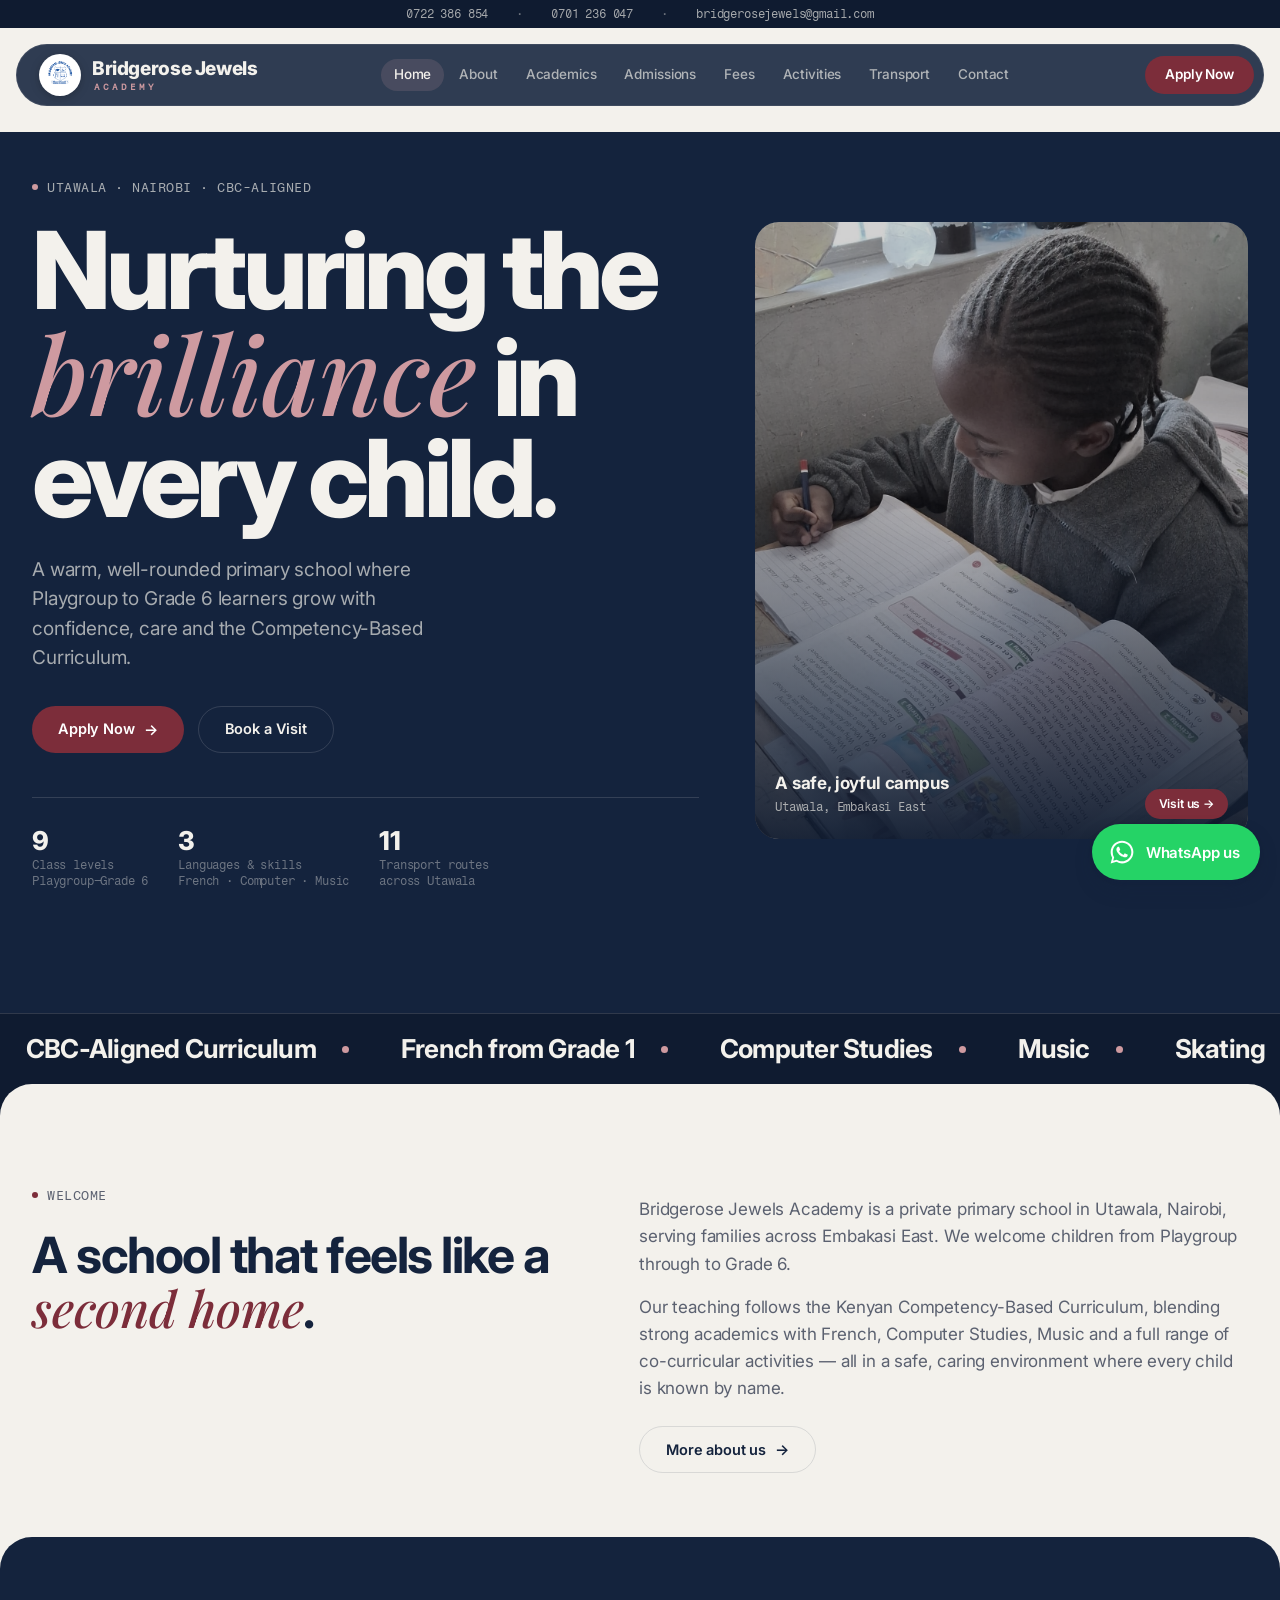
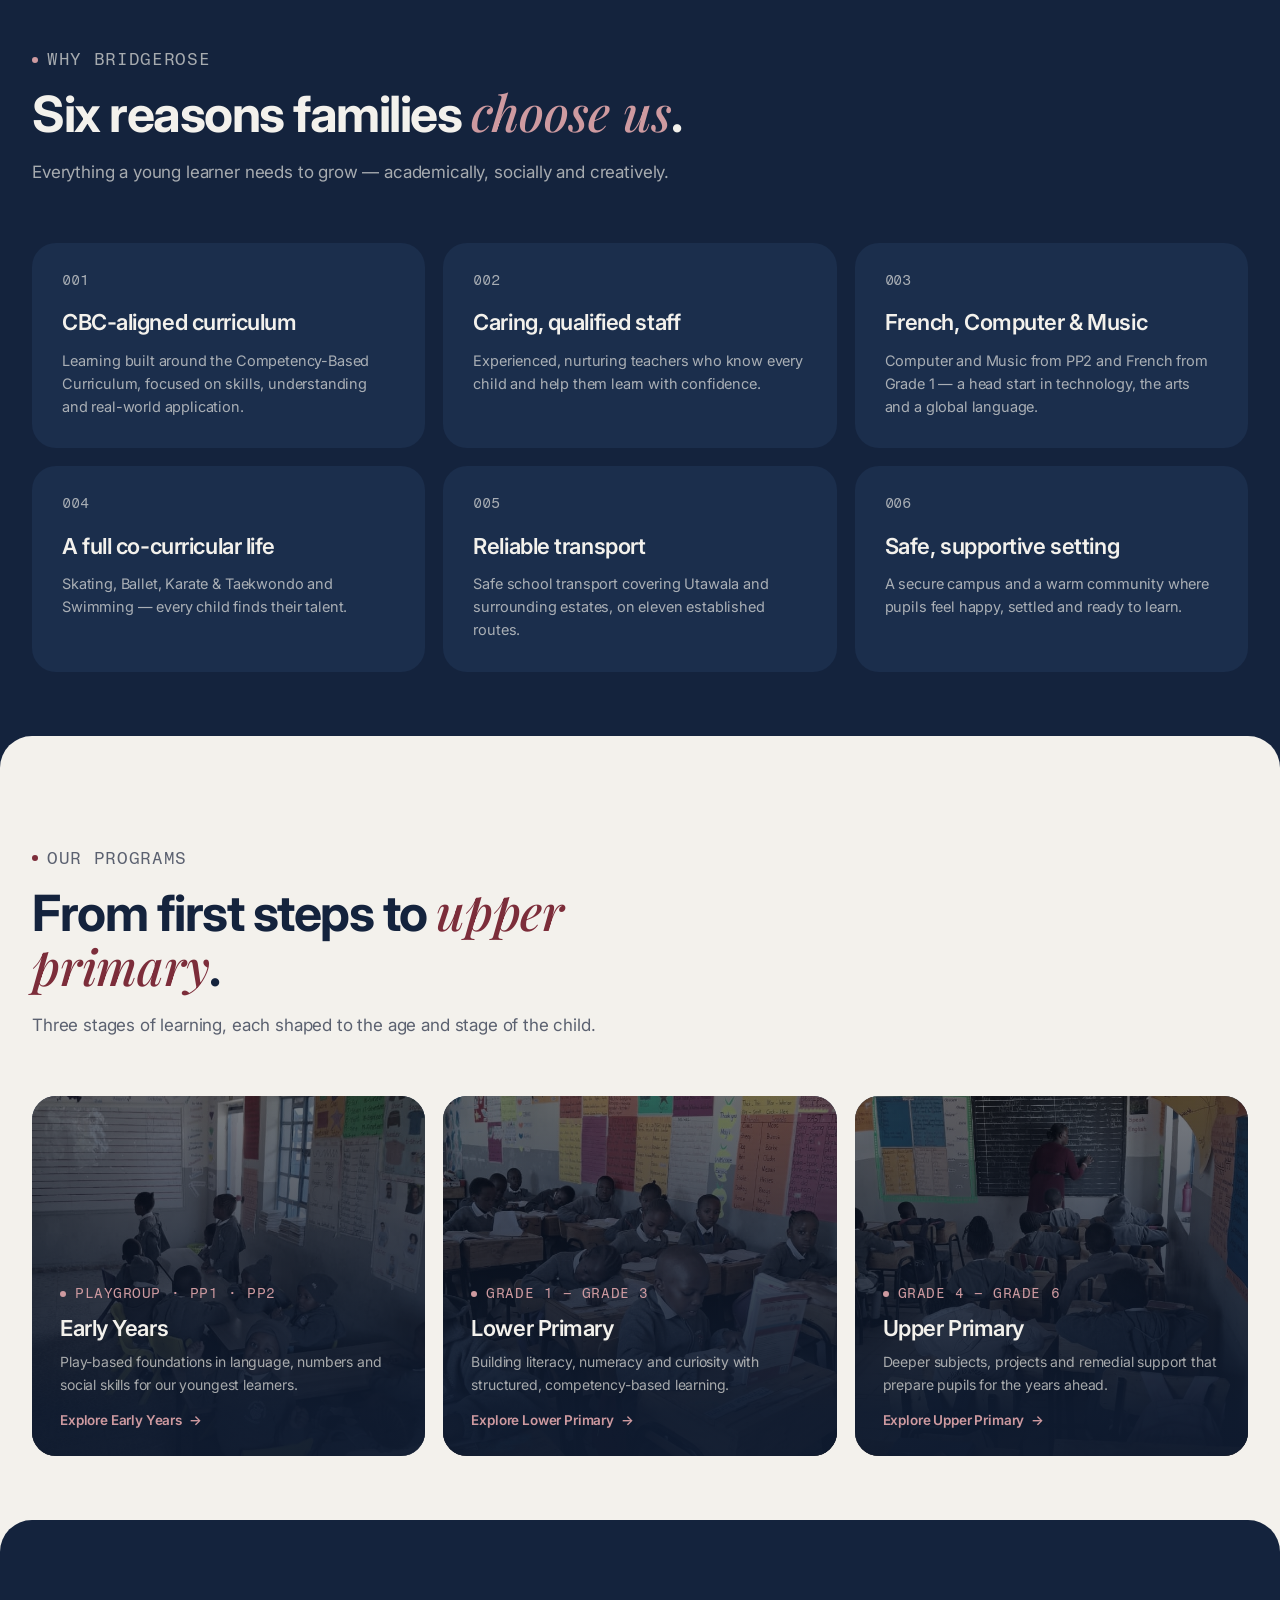
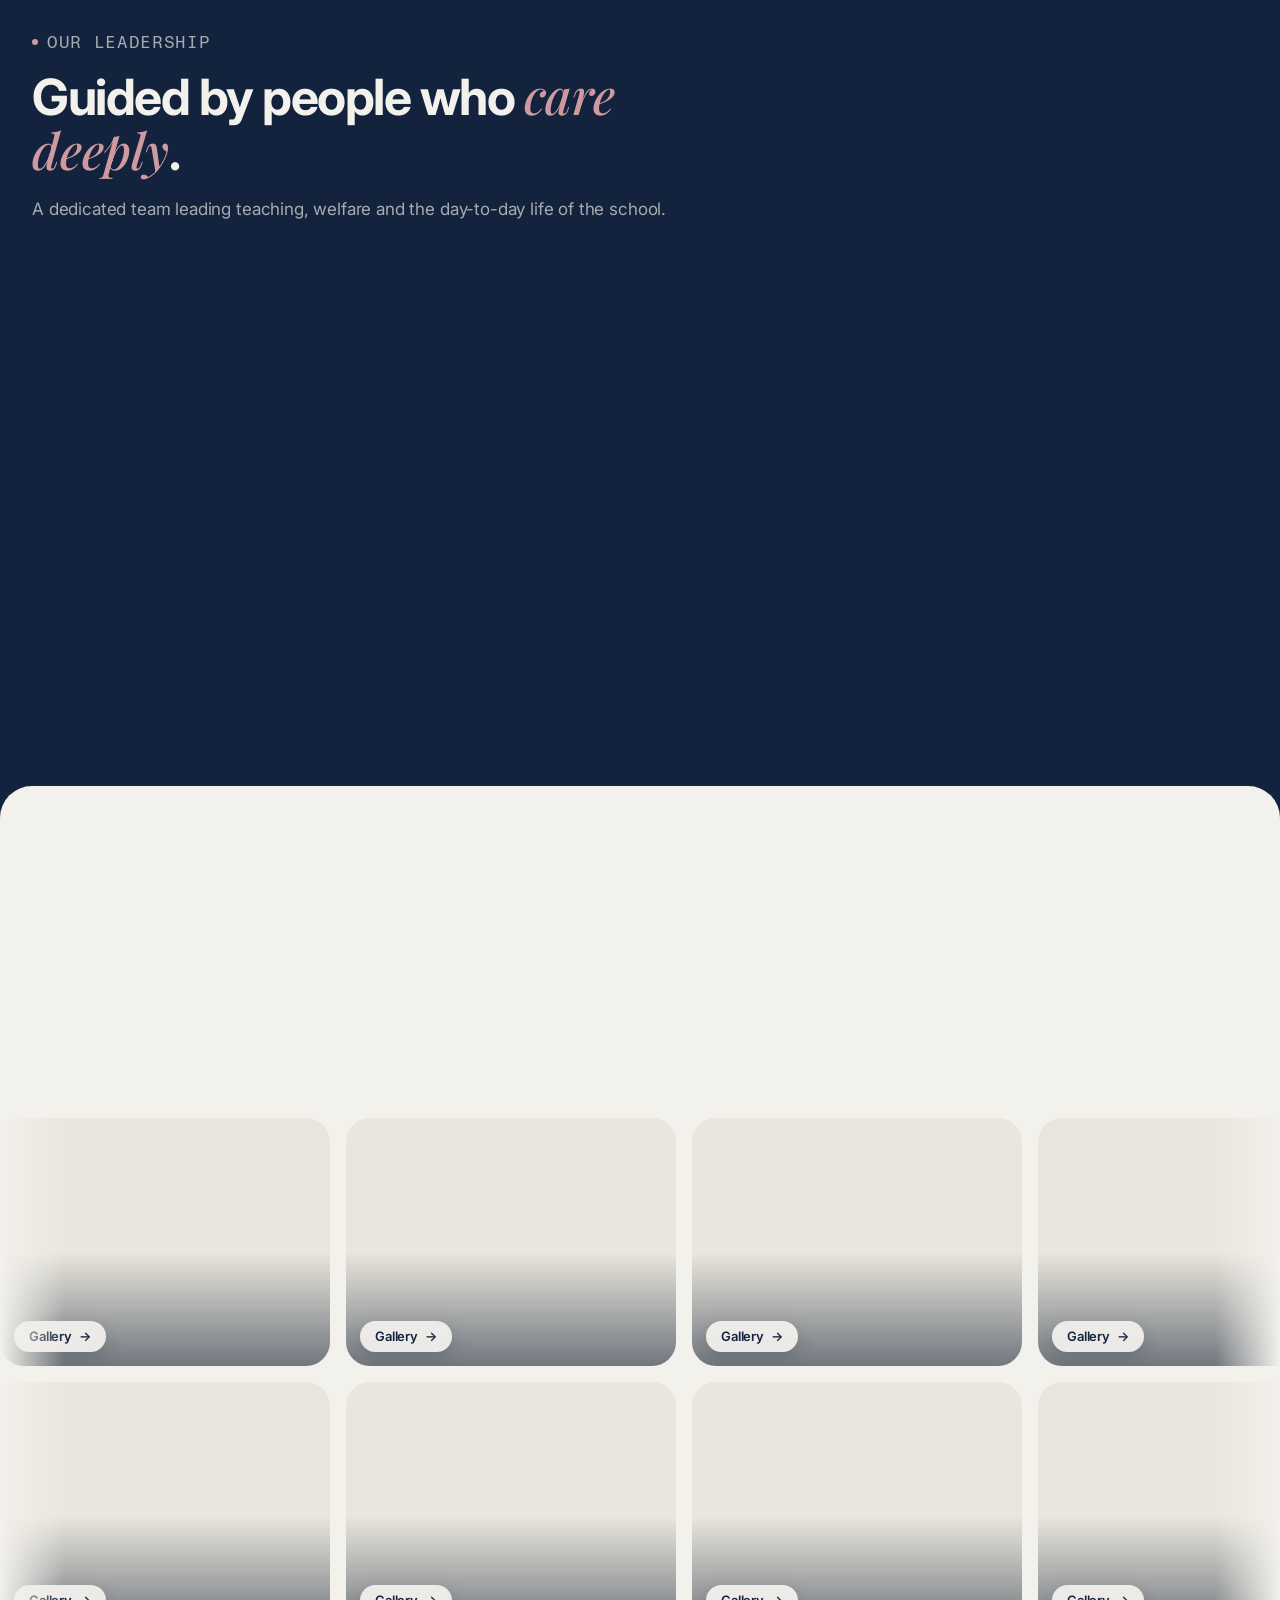
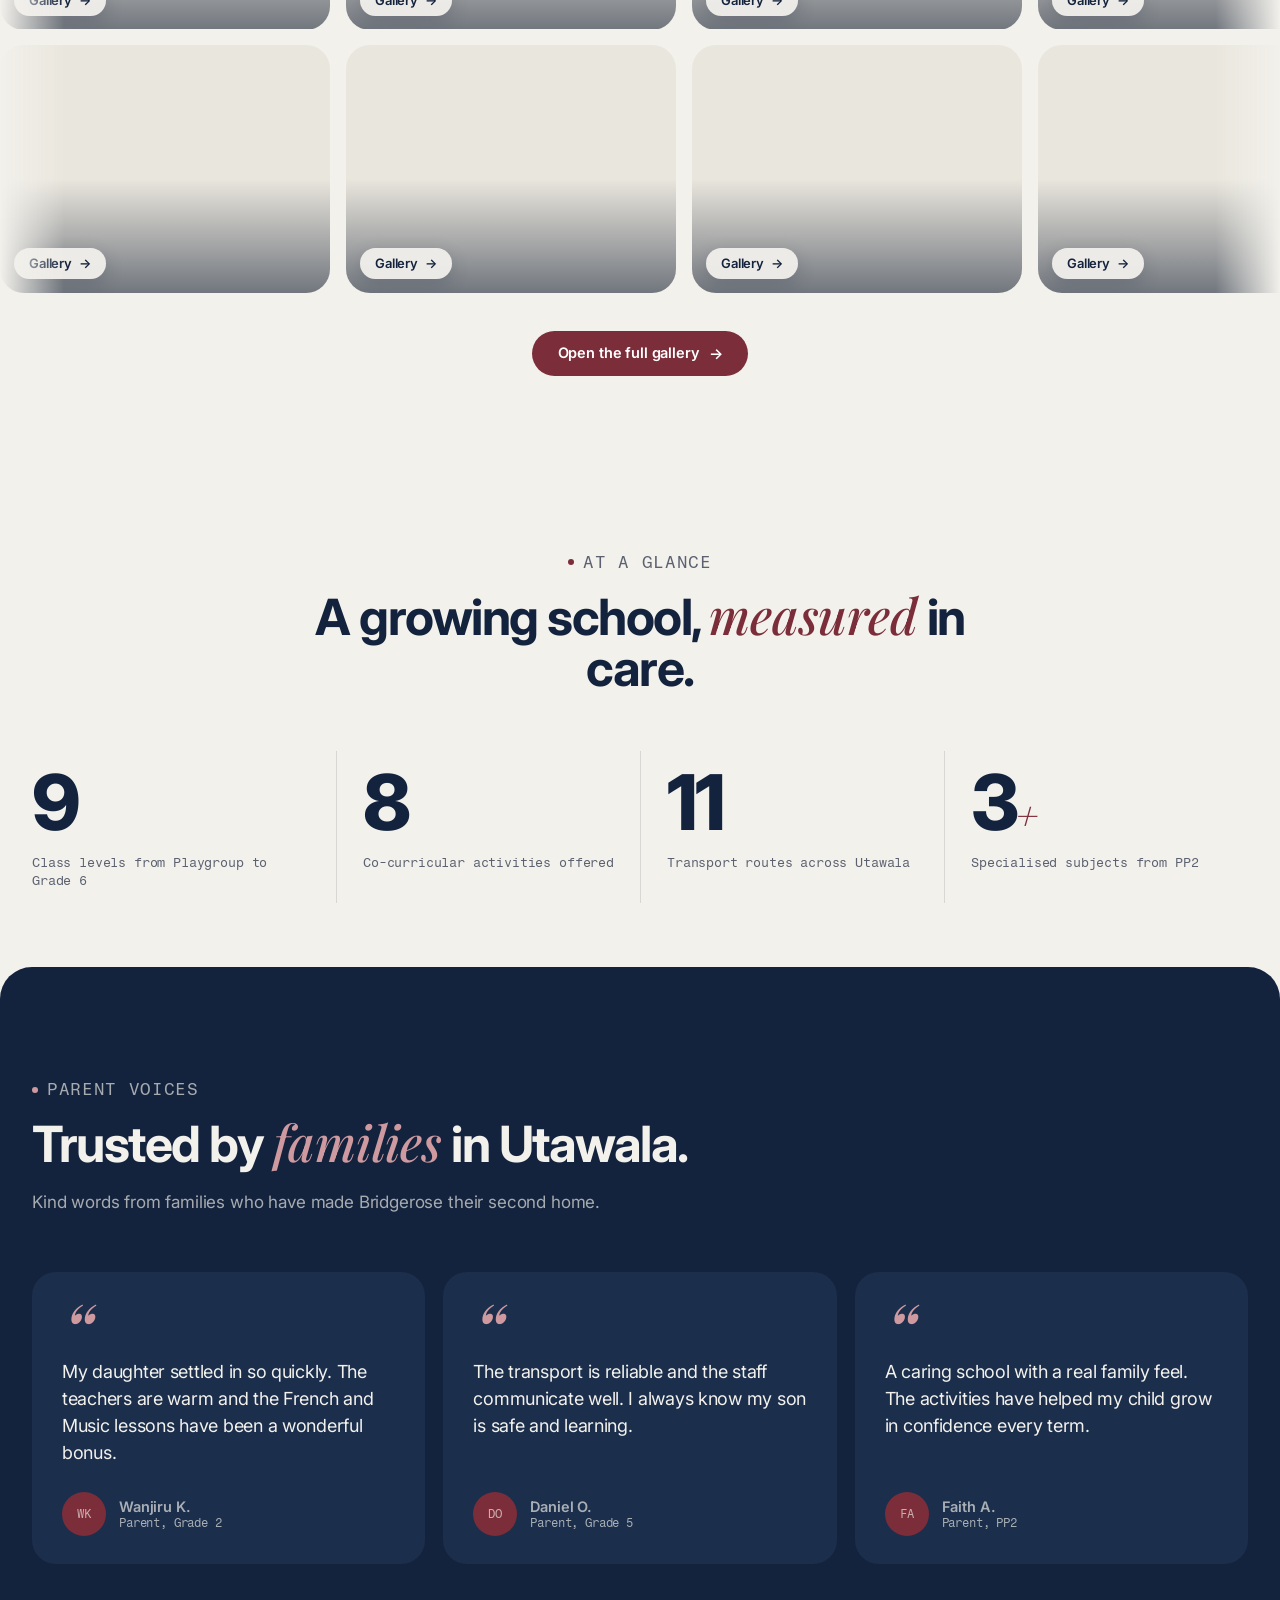
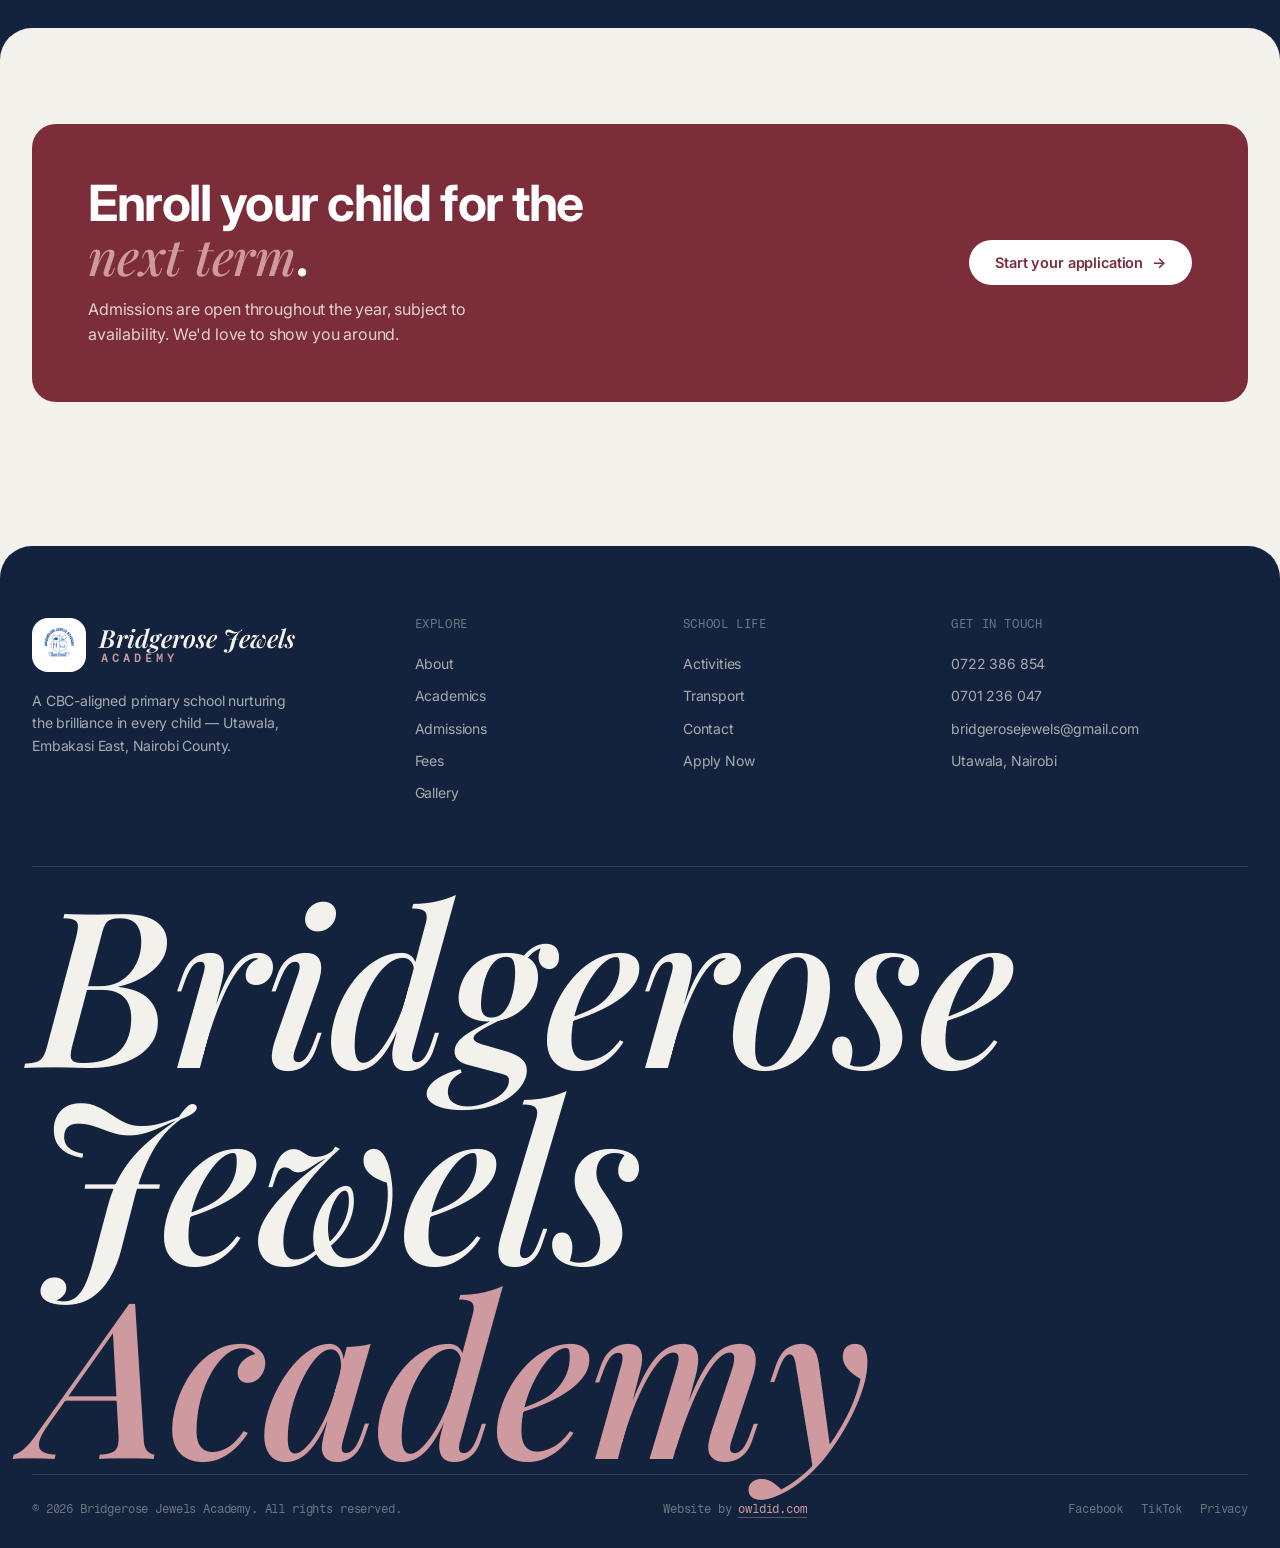
<file: index.html>
<!DOCTYPE html>
<html lang="en">
<head>
  <meta charset="UTF-8">
  <meta name="viewport" content="width=device-width, initial-scale=1.0">
  <title>Bridgerose Jewels Academy | CBC School in Utawala, Nairobi</title>
  <meta name="description" content="Bridgerose Jewels Academy is a CBC-aligned school in Utawala, Nairobi, offering Playgroup through Grade 6 with caring staff, French, Computer, Music and reliable transport.">
  <link rel="canonical" href="https://bridgerosejewels.academy/index.html">
  <meta property="og:type" content="website">
  <meta property="og:title" content="Bridgerose Jewels Academy | CBC School in Utawala, Nairobi">
  <meta property="og:description" content="Nurturing the brilliance in every child — Playgroup to Grade 6, CBC-aligned, in Utawala, Nairobi.">
  <meta property="og:image" content="assets/img/logo.png">
  <meta property="og:url" content="https://bridgerosejewels.academy/index.html">

  <link rel="icon" type="image/svg+xml" href="assets/img/favicon.svg">
  <link rel="preconnect" href="https://fonts.googleapis.com">
  <link rel="preconnect" href="https://fonts.gstatic.com" crossorigin>
  <link href="https://fonts.googleapis.com/css2?family=Inter:wght@400;500;600;700;800&family=Playfair+Display:ital,wght@1,500;1,600&family=Fragment+Mono&display=swap" rel="stylesheet">
  <link rel="stylesheet" href="assets/css/styles.css">

  <script type="application/ld+json">
  {
    "@context": "https://schema.org",
    "@type": "EducationalOrganization",
    "name": "Bridgerose Jewels Academy",
    "description": "CBC-aligned school in Utawala, Nairobi — Playgroup through Grade 6.",
    "telephone": ["+254722386854", "+254701236047"],
    "email": "bridgerosejewels@gmail.com",
    "url": "https://bridgerosejewels.academy/",
    "address": {
      "@type": "PostalAddress",
      "addressLocality": "Utawala",
      "addressRegion": "Nairobi County",
      "addressCountry": "KE"
    }
  }
  </script>
</head>
<body>
  <a class="skip-link" href="#main">Skip to content</a>

  <!-- utility bar -->
  <div class="utility">
    <div class="page-wrap">
      <a href="tel:+254722386854">0722 386 854</a>
      <span>·</span>
      <a href="tel:+254701236047">0701 236 047</a>
      <span>·</span>
      <a href="mailto:bridgerosejewels@gmail.com">bridgerosejewels@gmail.com</a>
    </div>
  </div>

  <!-- nav -->
  <header class="nav">
    <div class="nav-inner">
      <a class="nav-logo" href="index.html" aria-label="Bridgerose Jewels Academy — home">
        <span class="nav-logo-badge">
          <img src="assets/img/logo.png" alt="Bridgerose Jewels Academy crest" width="64" height="64">
        </span>
        <span class="nav-logo-text"><span class="lockup-main">Bridgerose Jewels</span><span class="lockup-sub">Academy</span></span>
      </a>
      <nav class="nav-links" aria-label="Primary">
        <a href="index.html">Home</a>
        <a href="about.html">About</a>
        <a href="academics.html">Academics</a>
        <a href="admissions.html">Admissions</a>
        <a href="fees.html">Fees</a>
        <a href="activities.html">Activities</a>
        <a href="transport.html">Transport</a>
        <a href="contact.html">Contact</a>
      </nav>
      <a class="nav-cta" href="admissions.html">Apply Now</a>
      <button class="nav-burger" aria-label="Open menu" aria-expanded="false">
        <span></span><span></span><span></span>
      </button>
    </div>
  </header>

  <!-- mobile overlay -->
  <div class="nav-overlay" aria-hidden="true">
    <a href="index.html">Home</a>
    <a href="about.html">About</a>
    <a href="academics.html">Academics</a>
    <a href="admissions.html">Admissions</a>
    <a href="fees.html">Fees</a>
    <a href="activities.html">Activities</a>
    <a href="transport.html">Transport</a>
    <a href="contact.html">Contact</a>
    <a class="btn btn-primary" href="admissions.html">Apply Now &rarr;</a>
  </div>
  <div class="nav-spacer"></div>

  <main id="main">

    <!-- hero -->
    <section class="hero bg-ink">
      <div class="page-wrap">
        <div class="hero-grid">
          <div class="hero-text">
            <span class="hero-mark" aria-hidden="true">
              <img src="assets/img/logo.png" alt="" width="120" height="120">
            </span>
            <p class="hero-pre eyebrow reveal">Utawala · Nairobi · CBC-Aligned</p>
            <h1 class="h-display reveal">Nurturing the <span class="em">brilliance</span> in every child.</h1>
            <p class="hero-sub lead reveal">A warm, well-rounded primary school where Playgroup to Grade 6 learners grow with confidence, care and the Competency-Based Curriculum.</p>
            <div class="hero-actions reveal">
              <a class="btn btn-primary btn-arrow" href="admissions.html">Apply Now</a>
              <a class="btn btn-outline" href="contact.html">Book a Visit</a>
            </div>
            <div class="hero-trust reveal">
              <div><b>9</b><span>Class levels<br>Playgroup&ndash;Grade 6</span></div>
              <div><b>3</b><span>Languages &amp; skills<br>French · Computer · Music</span></div>
              <div><b>11</b><span>Transport routes<br>across Utawala</span></div>
            </div>
          </div>
          <div class="hero-card reveal">
            <img src="gal/WhatsApp Image 2026-05-20 at 12.56.20.jpeg" alt="A Bridgerose Jewels Academy pupil writing in class">
            <div class="hero-card-meta">
              <div>
                <b>A safe, joyful campus</b>
                <span>Utawala, Embakasi East</span>
              </div>
              <a class="hero-card-tag" href="contact.html">Visit us &rarr;</a>
            </div>
          </div>
        </div>
      </div>
    </section>

    <!-- marquee -->
    <div class="marquee" aria-hidden="true">
      <div class="marquee-track">
        <div class="marquee-item">CBC-Aligned Curriculum</div>
        <div class="marquee-item">French from Grade 1</div>
        <div class="marquee-item">Computer Studies</div>
        <div class="marquee-item">Music</div>
        <div class="marquee-item">Skating</div>
        <div class="marquee-item">Ballet &amp; Dance</div>
        <div class="marquee-item">Karate &amp; Taekwondo</div>
        <div class="marquee-item">Swimming</div>
        <div class="marquee-item">Reliable Transport</div>
      </div>
    </div>

    <!-- welcome / intro -->
    <section class="section bg-paper panel">
      <div class="page-wrap">
        <div class="split">
          <div class="reveal">
            <p class="eyebrow">Welcome</p>
            <h2 class="h-2 mt-24">A school that feels like a <span class="em">second home</span>.</h2>
          </div>
          <div class="prose reveal">
            <p>Bridgerose Jewels Academy is a private primary school in Utawala, Nairobi, serving families across Embakasi East. We welcome children from Playgroup through to Grade 6.</p>
            <p>Our teaching follows the Kenyan Competency-Based Curriculum, blending strong academics with French, Computer Studies, Music and a full range of co-curricular activities &mdash; all in a safe, caring environment where every child is known by name.</p>
            <a class="btn btn-outline btn-arrow mt-24" href="about.html">More about us</a>
          </div>
        </div>
      </div>
    </section>

    <!-- why choose us -->
    <section class="section bg-ink panel">
      <div class="page-wrap">
        <div class="section-head reveal">
          <p class="eyebrow">Why Bridgerose</p>
          <h2 class="h-2">Six reasons families <span class="em">choose us</span>.</h2>
          <p>Everything a young learner needs to grow &mdash; academically, socially and creatively.</p>
        </div>
        <div class="grid grid-3">
          <article class="feature-card reveal">
            <p class="feature-num">001</p>
            <h3 class="h-3">CBC-aligned curriculum</h3>
            <p>Learning built around the Competency-Based Curriculum, focused on skills, understanding and real-world application.</p>
          </article>
          <article class="feature-card reveal">
            <p class="feature-num">002</p>
            <h3 class="h-3">Caring, qualified staff</h3>
            <p>Experienced, nurturing teachers who know every child and help them learn with confidence.</p>
          </article>
          <article class="feature-card reveal">
            <p class="feature-num">003</p>
            <h3 class="h-3">French, Computer &amp; Music</h3>
            <p>Computer and Music from PP2 and French from Grade 1 &mdash; a head start in technology, the arts and a global language.</p>
          </article>
          <article class="feature-card reveal">
            <p class="feature-num">004</p>
            <h3 class="h-3">A full co-curricular life</h3>
            <p>Skating, Ballet, Karate &amp; Taekwondo and Swimming &mdash; every child finds their talent.</p>
          </article>
          <article class="feature-card reveal">
            <p class="feature-num">005</p>
            <h3 class="h-3">Reliable transport</h3>
            <p>Safe school transport covering Utawala and surrounding estates, on eleven established routes.</p>
          </article>
          <article class="feature-card reveal">
            <p class="feature-num">006</p>
            <h3 class="h-3">Safe, supportive setting</h3>
            <p>A secure campus and a warm community where pupils feel happy, settled and ready to learn.</p>
          </article>
        </div>
      </div>
    </section>

    <!-- programs snapshot -->
    <section class="section bg-paper panel">
      <div class="page-wrap">
        <div class="section-head reveal">
          <p class="eyebrow">Our Programs</p>
          <h2 class="h-2">From first steps to <span class="em">upper primary</span>.</h2>
          <p>Three stages of learning, each shaped to the age and stage of the child.</p>
        </div>
        <div class="bento">
          <a class="bento-card reveal" href="academics.html">
            <img src="gal/WhatsApp Image 2026-05-20 at 12.39.44.jpeg" alt="Early years learners at Bridgerose Jewels Academy">
            <p class="eyebrow">Playgroup · PP1 · PP2</p>
            <h3 class="h-3">Early Years</h3>
            <p>Play-based foundations in language, numbers and social skills for our youngest learners.</p>
            <span class="bento-link">Explore Early Years</span>
          </a>
          <a class="bento-card reveal" href="academics.html">
            <img src="gal/WhatsApp Image 2026-05-20 at 12.53.25.jpeg" alt="Lower primary classroom at Bridgerose Jewels Academy">
            <p class="eyebrow">Grade 1 &ndash; Grade 3</p>
            <h3 class="h-3">Lower Primary</h3>
            <p>Building literacy, numeracy and curiosity with structured, competency-based learning.</p>
            <span class="bento-link">Explore Lower Primary</span>
          </a>
          <a class="bento-card reveal" href="academics.html">
            <img src="gal/WhatsApp Image 2026-05-20 at 12.45.31.jpeg" alt="Upper primary pupils at Bridgerose Jewels Academy">
            <p class="eyebrow">Grade 4 &ndash; Grade 6</p>
            <h3 class="h-3">Upper Primary</h3>
            <p>Deeper subjects, projects and remedial support that prepare pupils for the years ahead.</p>
            <span class="bento-link">Explore Upper Primary</span>
          </a>
        </div>
      </div>
    </section>

    <!-- leadership preview -->
    <section class="section bg-ink panel">
      <div class="page-wrap">
        <div class="section-head reveal">
          <p class="eyebrow">Our Leadership</p>
          <h2 class="h-2">Guided by people who <span class="em">care deeply</span>.</h2>
          <p>A dedicated team leading teaching, welfare and the day-to-day life of the school.</p>
        </div>
        <div class="team-grid">
          <article class="team-card reveal">
            <div class="team-mono"><span>MO</span></div>
            <div class="team-meta">
              <div><b>Mr. Ogutu</b><span>Managing Director</span></div>
              <span class="team-arrow" aria-hidden="true">&rarr;</span>
            </div>
          </article>
          <article class="team-card reveal">
            <img src="gal/WhatsApp Image 2026-05-20 at 12.32.14.jpeg" alt="Mrs. Ogutu, Director of Bridgerose Jewels Academy">
            <div class="team-meta">
              <div><b>Mrs. Ogutu</b><span>Director</span></div>
              <span class="team-arrow" aria-hidden="true">&rarr;</span>
            </div>
          </article>
          <article class="team-card reveal">
            <img src="gal/WhatsApp Image 2026-05-20 at 12.32.32.jpeg" alt="Teacher Abigail, Headteacher">
            <div class="team-meta">
              <div><b>Teacher Abigail</b><span>Headteacher</span></div>
              <span class="team-arrow" aria-hidden="true">&rarr;</span>
            </div>
          </article>
          <article class="team-card reveal">
            <img src="gal/WhatsApp Image 2026-05-20 at 12.32.50.jpeg" alt="Teacher Yobesh, Deputy Headteacher">
            <div class="team-meta">
              <div><b>Teacher Yobesh</b><span>Deputy Headteacher</span></div>
              <span class="team-arrow" aria-hidden="true">&rarr;</span>
            </div>
          </article>
        </div>
        <a class="btn btn-outline btn-arrow mt-32 reveal" href="about.html">Meet the team</a>
      </div>
    </section>

    <!-- gallery preview -->
    <section class="section bg-paper panel" id="gallery-preview">
      <div class="page-wrap">
        <div class="section-head center reveal">
          <p class="eyebrow">Our Gallery</p>
          <h2 class="h-2">Life at Bridgerose, <span class="em">in motion</span>.</h2>
          <p>A glimpse of classrooms, play and everyday moments &mdash; tap any photo to open the full gallery.</p>
        </div>
      </div>
      <div class="gallery-strips reveal" aria-label="Photo gallery preview">
        <div class="gx-row gx-row-1">
          <div class="gx-track">
            <a class="gx-card" href="gallery.html" aria-label="Open the school gallery"><img src="gal/bridge/bridge-01.jpeg" alt="" loading="lazy" decoding="async"><span class="gx-tag">Gallery</span></a>
            <a class="gx-card" href="gallery.html" aria-label="Open the school gallery"><img src="gal/bridge/bridge-02.jpeg" alt="" loading="lazy" decoding="async"><span class="gx-tag">Gallery</span></a>
            <a class="gx-card" href="gallery.html" aria-label="Open the school gallery"><img src="gal/bridge/bridge-03.jpeg" alt="" loading="lazy" decoding="async"><span class="gx-tag">Gallery</span></a>
            <a class="gx-card" href="gallery.html" aria-label="Open the school gallery"><img src="gal/bridge/bridge-04.jpeg" alt="" loading="lazy" decoding="async"><span class="gx-tag">Gallery</span></a>
            <a class="gx-card" href="gallery.html" aria-label="Open the school gallery"><img src="gal/bridge/bridge-05.jpeg" alt="" loading="lazy" decoding="async"><span class="gx-tag">Gallery</span></a>
            <a class="gx-card" href="gallery.html" aria-label="Open the school gallery"><img src="gal/bridge/bridge-06.jpeg" alt="" loading="lazy" decoding="async"><span class="gx-tag">Gallery</span></a>
          </div>
        </div>
        <div class="gx-row gx-row-2">
          <div class="gx-track">
            <a class="gx-card" href="gallery.html" aria-label="Open the school gallery"><img src="gal/bridge/bridge-07.jpeg" alt="" loading="lazy" decoding="async"><span class="gx-tag">Gallery</span></a>
            <a class="gx-card" href="gallery.html" aria-label="Open the school gallery"><img src="gal/bridge/bridge-08.jpeg" alt="" loading="lazy" decoding="async"><span class="gx-tag">Gallery</span></a>
            <a class="gx-card" href="gallery.html" aria-label="Open the school gallery"><img src="gal/bridge/bridge-09.jpeg" alt="" loading="lazy" decoding="async"><span class="gx-tag">Gallery</span></a>
            <a class="gx-card" href="gallery.html" aria-label="Open the school gallery"><img src="gal/bridge/bridge-10.jpeg" alt="" loading="lazy" decoding="async"><span class="gx-tag">Gallery</span></a>
            <a class="gx-card" href="gallery.html" aria-label="Open the school gallery"><img src="gal/bridge/bridge-11.jpeg" alt="" loading="lazy" decoding="async"><span class="gx-tag">Gallery</span></a>
            <a class="gx-card" href="gallery.html" aria-label="Open the school gallery"><img src="gal/bridge/bridge-12.jpeg" alt="" loading="lazy" decoding="async"><span class="gx-tag">Gallery</span></a>
          </div>
        </div>
        <div class="gx-row gx-row-3">
          <div class="gx-track">
            <a class="gx-card" href="gallery.html" aria-label="Open the school gallery"><img src="gal/bridge/bridge-13.jpeg" alt="" loading="lazy" decoding="async"><span class="gx-tag">Gallery</span></a>
            <a class="gx-card" href="gallery.html" aria-label="Open the school gallery"><img src="gal/bridge/bridge-14.jpeg" alt="" loading="lazy" decoding="async"><span class="gx-tag">Gallery</span></a>
            <a class="gx-card" href="gallery.html" aria-label="Open the school gallery"><img src="gal/bridge/bridge-15.jpeg" alt="" loading="lazy" decoding="async"><span class="gx-tag">Gallery</span></a>
            <a class="gx-card" href="gallery.html" aria-label="Open the school gallery"><img src="gal/bridge/bridge-16.jpeg" alt="" loading="lazy" decoding="async"><span class="gx-tag">Gallery</span></a>
            <a class="gx-card" href="gallery.html" aria-label="Open the school gallery"><img src="gal/bridge/bridge-17.jpeg" alt="" loading="lazy" decoding="async"><span class="gx-tag">Gallery</span></a>
            <a class="gx-card" href="gallery.html" aria-label="Open the school gallery"><img src="gal/bridge/bridge-18.jpeg" alt="" loading="lazy" decoding="async"><span class="gx-tag">Gallery</span></a>
          </div>
        </div>
      </div>
      <div class="page-wrap">
        <div class="gallery-strips-cta reveal">
          <a class="btn btn-primary btn-arrow" href="gallery.html">Open the full gallery</a>
        </div>
      </div>
    </section>

    <!-- stats -->
    <section class="section bg-paper panel">
      <div class="page-wrap">
        <div class="section-head center reveal">
          <p class="eyebrow">At a Glance</p>
          <h2 class="h-2">A growing school, <span class="em">measured</span> in care.</h2>
        </div>
        <div class="stats">
          <div class="stat reveal">
            <div class="stat-num"><span data-count="9">0</span></div>
            <p class="stat-label">Class levels from Playgroup to Grade 6</p>
          </div>
          <div class="stat reveal">
            <div class="stat-num"><span data-count="8">0</span></div>
            <p class="stat-label">Co-curricular activities offered</p>
          </div>
          <div class="stat reveal">
            <div class="stat-num"><span data-count="11">0</span></div>
            <p class="stat-label">Transport routes across Utawala</p>
          </div>
          <div class="stat reveal">
            <div class="stat-num"><span data-count="3">0</span><em>+</em></div>
            <p class="stat-label">Specialised subjects from PP2</p>
          </div>
        </div>
      </div>
    </section>

    <!-- testimonials -->
    <section class="section bg-ink panel">
      <div class="page-wrap">
        <div class="section-head reveal">
          <p class="eyebrow">Parent Voices</p>
          <h2 class="h-2">Trusted by <span class="em">families</span> in Utawala.</h2>
          <p>Kind words from families who have made Bridgerose their second home.</p>
        </div>
        <div class="grid grid-3">
          <figure class="quote-card reveal">
            <div class="quote-mark" aria-hidden="true">&ldquo;</div>
            <p>My daughter settled in so quickly. The teachers are warm and the French and Music lessons have been a wonderful bonus.</p>
            <figcaption class="quote-by">
              <span class="avatar" aria-hidden="true">WK</span>
              <span><b>Wanjiru K.</b><span>Parent, Grade 2</span></span>
            </figcaption>
          </figure>
          <figure class="quote-card reveal">
            <div class="quote-mark" aria-hidden="true">&ldquo;</div>
            <p>The transport is reliable and the staff communicate well. I always know my son is safe and learning.</p>
            <figcaption class="quote-by">
              <span class="avatar" aria-hidden="true">DO</span>
              <span><b>Daniel O.</b><span>Parent, Grade 5</span></span>
            </figcaption>
          </figure>
          <figure class="quote-card reveal">
            <div class="quote-mark" aria-hidden="true">&ldquo;</div>
            <p>A caring school with a real family feel. The activities have helped my child grow in confidence every term.</p>
            <figcaption class="quote-by">
              <span class="avatar" aria-hidden="true">FA</span>
              <span><b>Faith A.</b><span>Parent, PP2</span></span>
            </figcaption>
          </figure>
        </div>
      </div>
    </section>

    <!-- cta banner -->
    <section class="section bg-paper panel">
      <div class="page-wrap">
        <div class="cta-band reveal">
          <div>
            <h2 class="h-2">Enroll your child for the <span class="em">next term</span>.</h2>
            <p>Admissions are open throughout the year, subject to availability. We'd love to show you around.</p>
          </div>
          <a class="btn btn-arrow" href="admissions.html">Start your application</a>
        </div>
      </div>
    </section>

  </main>

  <!-- footer -->
  <footer class="footer">
    <div class="page-wrap">
      <div class="footer-top">
        <div class="footer-brand">
          <span class="footer-logo">
            <span class="footer-logo-badge">
              <img src="assets/img/logo.png" alt="Bridgerose Jewels Academy crest" width="64" height="64">
            </span>
            <span class="nav-logo-text"><span class="lockup-main">Bridgerose Jewels</span><span class="lockup-sub">Academy</span></span>
          </span>
          <p>A CBC-aligned primary school nurturing the brilliance in every child &mdash; Utawala, Embakasi East, Nairobi County.</p>
        </div>
        <div class="footer-col">
          <h4>Explore</h4>
          <a href="about.html">About</a>
          <a href="academics.html">Academics</a>
          <a href="admissions.html">Admissions</a>
          <a href="fees.html">Fees</a>
          <a href="gallery.html">Gallery</a>
        </div>
        <div class="footer-col">
          <h4>School Life</h4>
          <a href="activities.html">Activities</a>
          <a href="transport.html">Transport</a>
          <a href="contact.html">Contact</a>
          <a href="admissions.html">Apply Now</a>
        </div>
        <div class="footer-col">
          <h4>Get in Touch</h4>
          <a href="tel:+254722386854">0722 386 854</a>
          <a href="tel:+254701236047">0701 236 047</a>
          <a href="mailto:bridgerosejewels@gmail.com">bridgerosejewels@gmail.com</a>
          <p>Utawala, Nairobi</p>
        </div>
      </div>
      <div class="footer-word" aria-hidden="true">Bridgerose Jewels <b>Academy</b></div>
      <div class="footer-bottom">
        <p>&copy; <span data-year>2026</span> Bridgerose Jewels Academy. All rights reserved.</p>
        <p class="footer-credit">Website by <a href="https://owldid.com" target="_blank" rel="noopener">owldid.com</a></p>
        <div class="footer-social">
          <a href="#" aria-label="Facebook">Facebook</a>
          <a href="#" aria-label="TikTok">TikTok</a>
          <a href="contact.html">Privacy</a>
        </div>
      </div>
    </div>
  </footer>

  <script src="assets/js/main.js"></script>
</body>
</html>
</file>
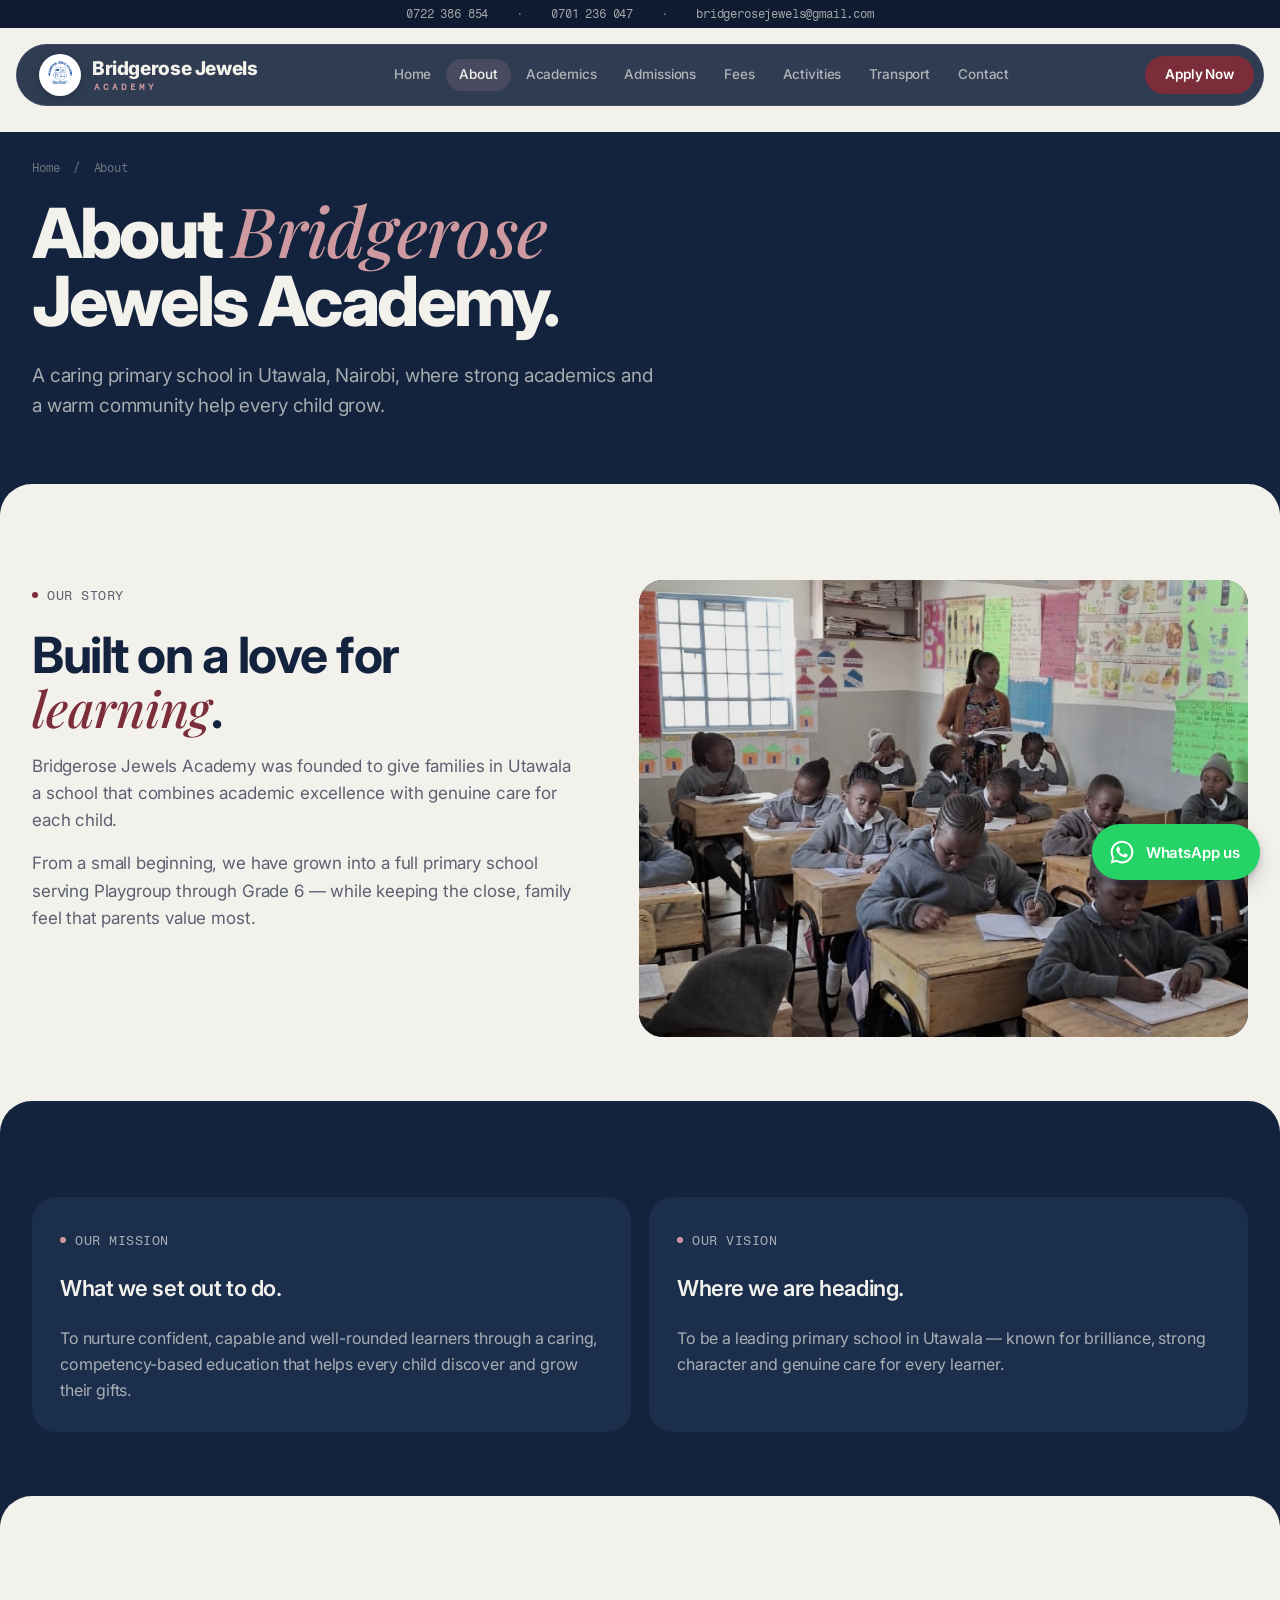
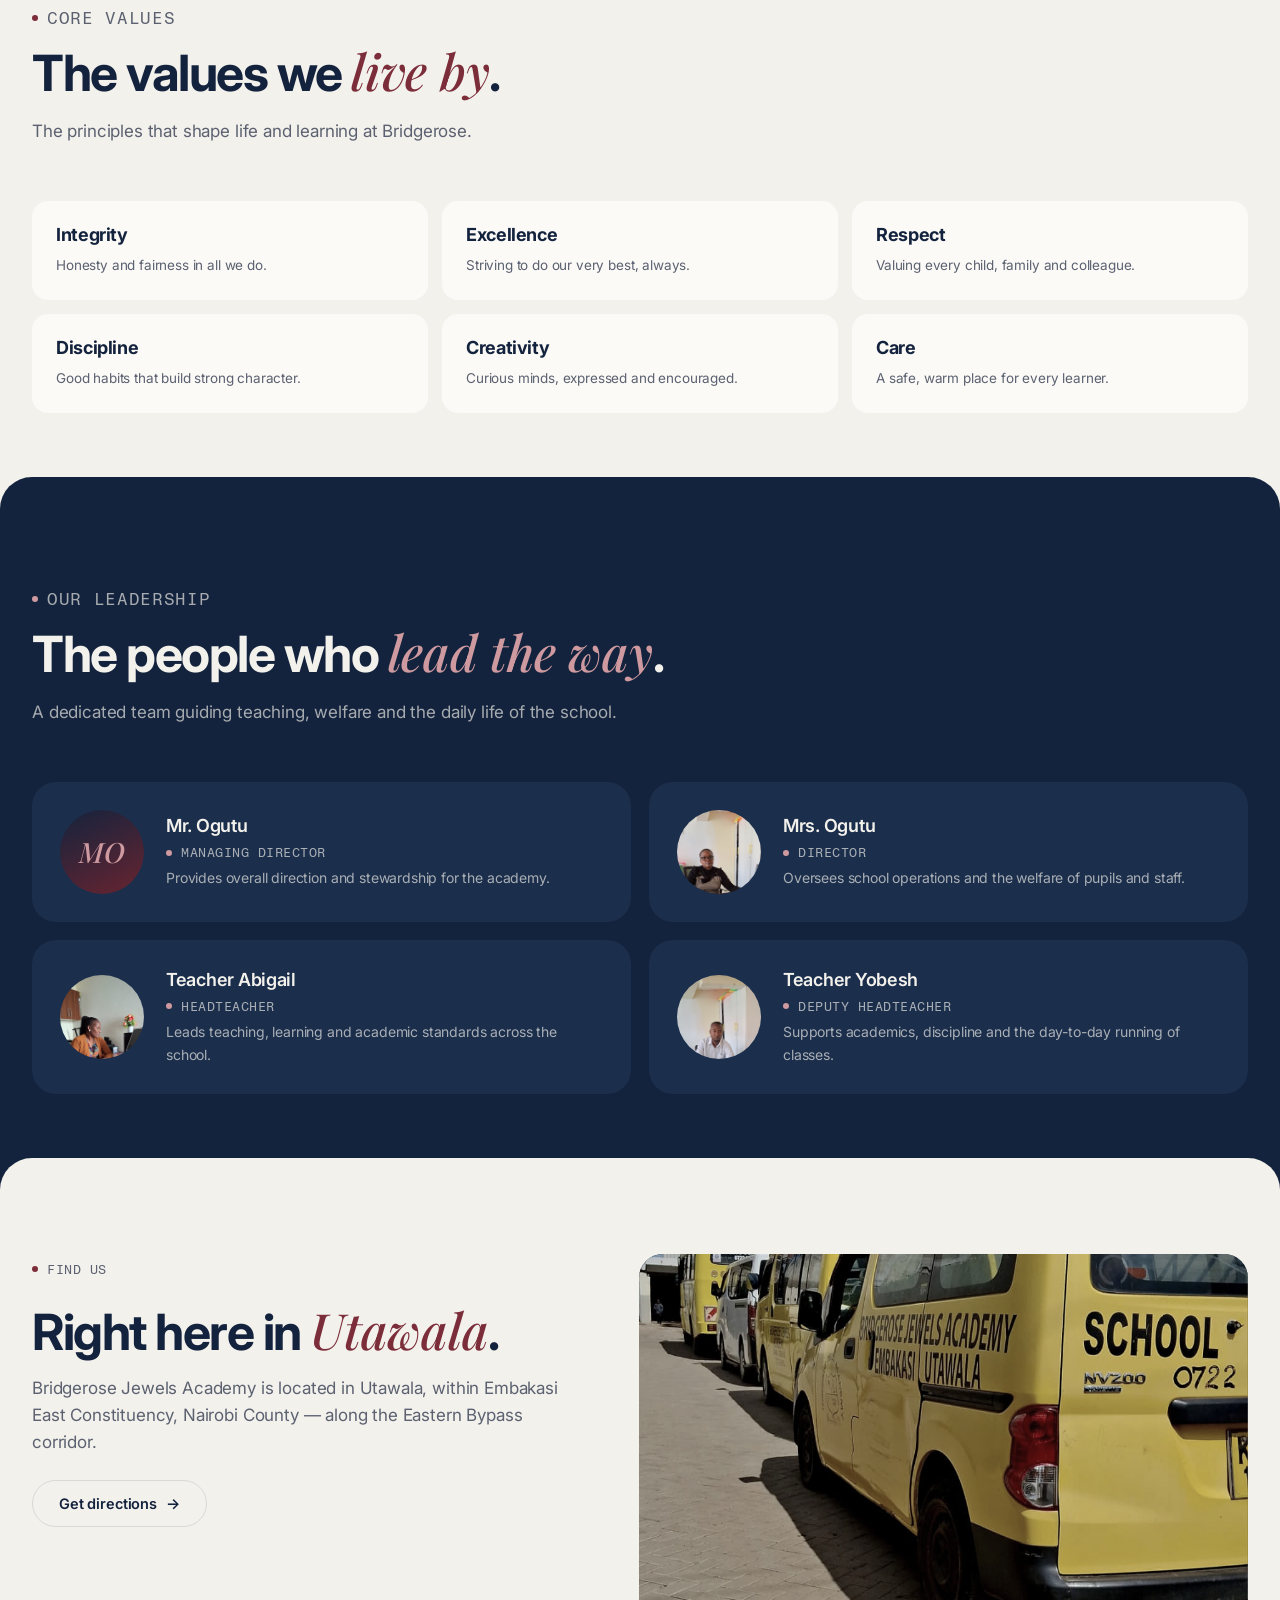
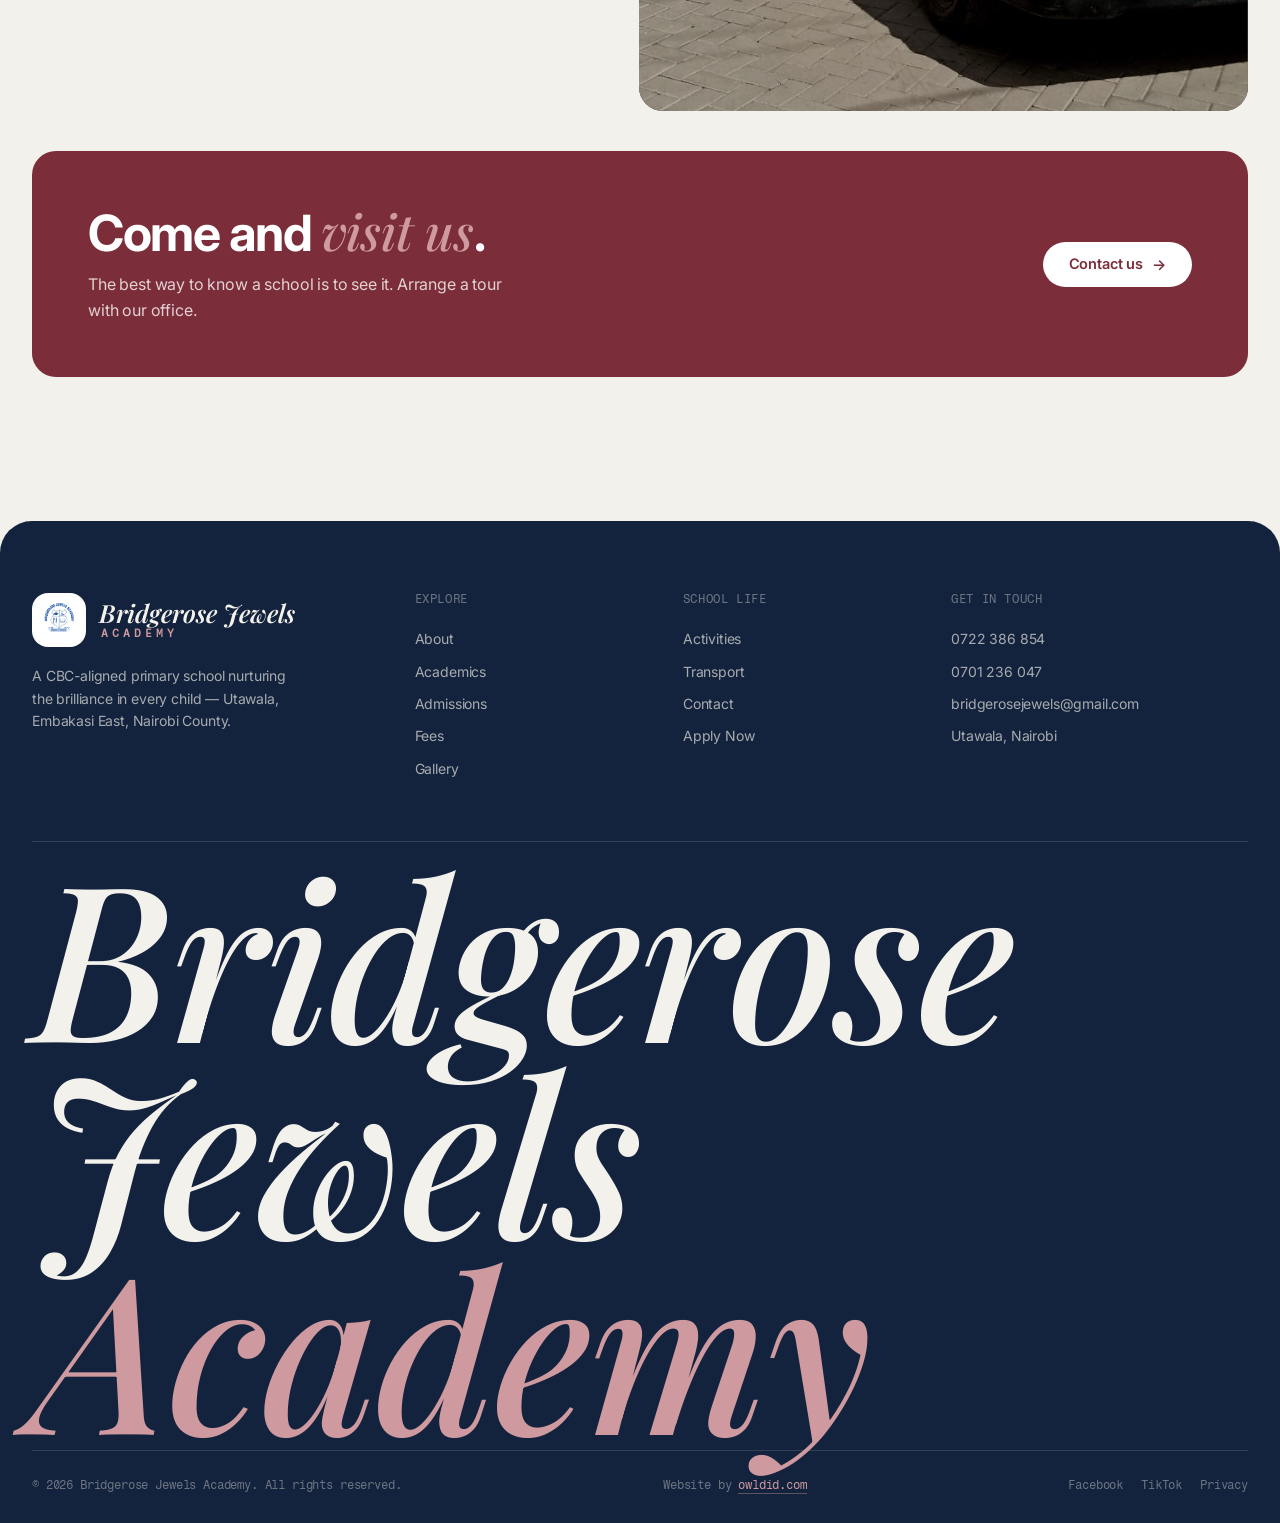
<file: about.html>
<!DOCTYPE html>
<html lang="en">
<head>
  <meta charset="UTF-8">
  <meta name="viewport" content="width=device-width, initial-scale=1.0">
  <title>About Us | Bridgerose Jewels Academy</title>
  <meta name="description" content="Learn about Bridgerose Jewels Academy — our story, mission, vision, core values and the leadership team behind our CBC school in Utawala, Nairobi.">
  <link rel="canonical" href="https://bridgerosejewels.academy/about.html">
  <meta property="og:type" content="website">
  <meta property="og:title" content="About Us | Bridgerose Jewels Academy">
  <meta property="og:description" content="Our story, mission, vision and leadership team — a caring CBC school in Utawala, Nairobi.">
  <meta property="og:image" content="assets/img/logo.png">
  <meta property="og:url" content="https://bridgerosejewels.academy/about.html">

  <link rel="icon" type="image/svg+xml" href="assets/img/favicon.svg">
  <link rel="preconnect" href="https://fonts.googleapis.com">
  <link rel="preconnect" href="https://fonts.gstatic.com" crossorigin>
  <link href="https://fonts.googleapis.com/css2?family=Inter:wght@400;500;600;700;800&family=Playfair+Display:ital,wght@1,500;1,600&family=Fragment+Mono&display=swap" rel="stylesheet">
  <link rel="stylesheet" href="assets/css/styles.css">
</head>
<body>
  <a class="skip-link" href="#main">Skip to content</a>

  <div class="utility">
    <div class="page-wrap">
      <a href="tel:+254722386854">0722 386 854</a>
      <span>·</span>
      <a href="tel:+254701236047">0701 236 047</a>
      <span>·</span>
      <a href="mailto:bridgerosejewels@gmail.com">bridgerosejewels@gmail.com</a>
    </div>
  </div>

  <header class="nav">
    <div class="nav-inner">
      <a class="nav-logo" href="index.html" aria-label="Bridgerose Jewels Academy — home">
        <span class="nav-logo-badge">
          <img src="assets/img/logo.png" alt="Bridgerose Jewels Academy crest" width="64" height="64">
        </span>
        <span class="nav-logo-text"><span class="lockup-main">Bridgerose Jewels</span><span class="lockup-sub">Academy</span></span>
      </a>
      <nav class="nav-links" aria-label="Primary">
        <a href="index.html">Home</a>
        <a href="about.html">About</a>
        <a href="academics.html">Academics</a>
        <a href="admissions.html">Admissions</a>
        <a href="fees.html">Fees</a>
        <a href="activities.html">Activities</a>
        <a href="transport.html">Transport</a>
        <a href="contact.html">Contact</a>
      </nav>
      <a class="nav-cta" href="admissions.html">Apply Now</a>
      <button class="nav-burger" aria-label="Open menu" aria-expanded="false">
        <span></span><span></span><span></span>
      </button>
    </div>
  </header>

  <div class="nav-overlay" aria-hidden="true">
    <a href="index.html">Home</a>
    <a href="about.html">About</a>
    <a href="academics.html">Academics</a>
    <a href="admissions.html">Admissions</a>
    <a href="fees.html">Fees</a>
    <a href="activities.html">Activities</a>
    <a href="transport.html">Transport</a>
    <a href="contact.html">Contact</a>
    <a class="btn btn-primary" href="admissions.html">Apply Now &rarr;</a>
  </div>
  <div class="nav-spacer"></div>

  <main id="main">

    <!-- banner -->
    <section class="hero banner bg-ink">
      <div class="page-wrap">
        <p class="banner-crumb reveal"><a href="index.html">Home</a> &nbsp;/&nbsp; About</p>
        <h1 class="h-1 reveal">About <span class="em">Bridgerose</span> Jewels Academy.</h1>
        <p class="banner-sub lead reveal">A caring primary school in Utawala, Nairobi, where strong academics and a warm community help every child grow.</p>
      </div>
    </section>

    <!-- our story -->
    <section class="section bg-paper panel">
      <div class="page-wrap">
        <div class="split">
          <div class="reveal">
            <p class="eyebrow">Our Story</p>
            <h2 class="h-2 mt-24">Built on a love for <span class="em">learning</span>.</h2>
            <div class="prose">
              <p>Bridgerose Jewels Academy was founded to give families in Utawala a school that combines academic excellence with genuine care for each child.</p>
              <p>From a small beginning, we have grown into a full primary school serving Playgroup through Grade 6 &mdash; while keeping the close, family feel that parents value most.</p>
            </div>
          </div>
          <div class="figure reveal">
            <img src="gal/WhatsApp Image 2026-05-20 at 12.49.08.jpeg" alt="A classroom at the Bridgerose Jewels Academy campus in Utawala">
          </div>
        </div>
      </div>
    </section>

    <!-- mission & vision -->
    <section class="section bg-ink panel">
      <div class="page-wrap">
        <div class="grid grid-2">
          <article class="card reveal">
            <p class="eyebrow">Our Mission</p>
            <h3 class="h-3 mt-24">What we set out to do.</h3>
            <p class="body mt-24" style="color:var(--on-ink-2)">To nurture confident, capable and well-rounded learners through a caring, competency-based education that helps every child discover and grow their gifts.</p>
          </article>
          <article class="card reveal">
            <p class="eyebrow">Our Vision</p>
            <h3 class="h-3 mt-24">Where we are heading.</h3>
            <p class="body mt-24" style="color:var(--on-ink-2)">To be a leading primary school in Utawala &mdash; known for brilliance, strong character and genuine care for every learner.</p>
          </article>
        </div>
      </div>
    </section>

    <!-- core values -->
    <section class="section bg-paper panel">
      <div class="page-wrap">
        <div class="section-head reveal">
          <p class="eyebrow">Core Values</p>
          <h2 class="h-2">The values we <span class="em">live by</span>.</h2>
          <p>The principles that shape life and learning at Bridgerose.</p>
        </div>
        <div class="values">
          <div class="value-chip reveal"><b>Integrity</b><span>Honesty and fairness in all we do.</span></div>
          <div class="value-chip reveal"><b>Excellence</b><span>Striving to do our very best, always.</span></div>
          <div class="value-chip reveal"><b>Respect</b><span>Valuing every child, family and colleague.</span></div>
          <div class="value-chip reveal"><b>Discipline</b><span>Good habits that build strong character.</span></div>
          <div class="value-chip reveal"><b>Creativity</b><span>Curious minds, expressed and encouraged.</span></div>
          <div class="value-chip reveal"><b>Care</b><span>A safe, warm place for every learner.</span></div>
        </div>
      </div>
    </section>

    <!-- leadership -->
    <section class="section bg-ink panel">
      <div class="page-wrap">
        <div class="section-head reveal">
          <p class="eyebrow">Our Leadership</p>
          <h2 class="h-2">The people who <span class="em">lead the way</span>.</h2>
          <p>A dedicated team guiding teaching, welfare and the daily life of the school.</p>
        </div>
        <div class="grid grid-2">
          <article class="card reveal" style="display:flex;gap:22px;align-items:center">
            <div style="flex-shrink:0;width:84px;height:84px;border-radius:50%;background:linear-gradient(155deg,var(--ink),var(--maroon-2));display:grid;place-items:center">
              <span style="font:italic 500 28px/1 var(--f-serif);color:var(--rose)">MO</span>
            </div>
            <div>
              <h3 class="h-4">Mr. Ogutu</h3>
              <p class="eyebrow" style="margin:6px 0 8px">Managing Director</p>
              <p class="body" style="font-size:14px;color:var(--on-ink-2)">Provides overall direction and stewardship for the academy.</p>
            </div>
          </article>
          <article class="card reveal" style="display:flex;gap:22px;align-items:center">
            <img src="gal/WhatsApp Image 2026-05-20 at 12.32.14.jpeg" alt="Mrs. Ogutu, Director" style="flex-shrink:0;width:84px;height:84px;border-radius:50%;object-fit:cover;object-position:center top">
            <div>
              <h3 class="h-4">Mrs. Ogutu</h3>
              <p class="eyebrow" style="margin:6px 0 8px">Director</p>
              <p class="body" style="font-size:14px;color:var(--on-ink-2)">Oversees school operations and the welfare of pupils and staff.</p>
            </div>
          </article>
          <article class="card reveal" style="display:flex;gap:22px;align-items:center">
            <img src="gal/WhatsApp Image 2026-05-20 at 12.32.32.jpeg" alt="Teacher Abigail, Headteacher" style="flex-shrink:0;width:84px;height:84px;border-radius:50%;object-fit:cover;object-position:center top">
            <div>
              <h3 class="h-4">Teacher Abigail</h3>
              <p class="eyebrow" style="margin:6px 0 8px">Headteacher</p>
              <p class="body" style="font-size:14px;color:var(--on-ink-2)">Leads teaching, learning and academic standards across the school.</p>
            </div>
          </article>
          <article class="card reveal" style="display:flex;gap:22px;align-items:center">
            <img src="gal/WhatsApp Image 2026-05-20 at 12.32.50.jpeg" alt="Teacher Yobesh, Deputy Headteacher" style="flex-shrink:0;width:84px;height:84px;border-radius:50%;object-fit:cover;object-position:center top">
            <div>
              <h3 class="h-4">Teacher Yobesh</h3>
              <p class="eyebrow" style="margin:6px 0 8px">Deputy Headteacher</p>
              <p class="body" style="font-size:14px;color:var(--on-ink-2)">Supports academics, discipline and the day-to-day running of classes.</p>
            </div>
          </article>
        </div>
      </div>
    </section>

    <!-- location + cta -->
    <section class="section bg-paper panel">
      <div class="page-wrap">
        <div class="split">
          <div class="reveal">
            <p class="eyebrow">Find Us</p>
            <h2 class="h-2 mt-24">Right here in <span class="em">Utawala</span>.</h2>
            <div class="prose">
              <p>Bridgerose Jewels Academy is located in Utawala, within Embakasi East Constituency, Nairobi County &mdash; along the Eastern Bypass corridor.</p>
              <a class="btn btn-outline btn-arrow mt-24" href="contact.html">Get directions</a>
            </div>
          </div>
          <div class="figure reveal">
            <img src="gal/WhatsApp Image 2026-05-20 at 13.04.29.jpeg" alt="Bridgerose Jewels Academy vans on the Utawala campus">
          </div>
        </div>
        <div class="cta-band reveal mt-40">
          <div>
            <h2 class="h-2">Come and <span class="em">visit us</span>.</h2>
            <p>The best way to know a school is to see it. Arrange a tour with our office.</p>
          </div>
          <a class="btn btn-arrow" href="contact.html">Contact us</a>
        </div>
      </div>
    </section>

  </main>

  <footer class="footer">
    <div class="page-wrap">
      <div class="footer-top">
        <div class="footer-brand">
          <span class="footer-logo">
            <span class="footer-logo-badge">
              <img src="assets/img/logo.png" alt="Bridgerose Jewels Academy crest" width="64" height="64">
            </span>
            <span class="nav-logo-text"><span class="lockup-main">Bridgerose Jewels</span><span class="lockup-sub">Academy</span></span>
          </span>
          <p>A CBC-aligned primary school nurturing the brilliance in every child &mdash; Utawala, Embakasi East, Nairobi County.</p>
        </div>
        <div class="footer-col">
          <h4>Explore</h4>
          <a href="about.html">About</a>
          <a href="academics.html">Academics</a>
          <a href="admissions.html">Admissions</a>
          <a href="fees.html">Fees</a>
          <a href="gallery.html">Gallery</a>
        </div>
        <div class="footer-col">
          <h4>School Life</h4>
          <a href="activities.html">Activities</a>
          <a href="transport.html">Transport</a>
          <a href="contact.html">Contact</a>
          <a href="admissions.html">Apply Now</a>
        </div>
        <div class="footer-col">
          <h4>Get in Touch</h4>
          <a href="tel:+254722386854">0722 386 854</a>
          <a href="tel:+254701236047">0701 236 047</a>
          <a href="mailto:bridgerosejewels@gmail.com">bridgerosejewels@gmail.com</a>
          <p>Utawala, Nairobi</p>
        </div>
      </div>
      <div class="footer-word" aria-hidden="true">Bridgerose Jewels <b>Academy</b></div>
      <div class="footer-bottom">
        <p>&copy; <span data-year>2026</span> Bridgerose Jewels Academy. All rights reserved.</p>
        <p class="footer-credit">Website by <a href="https://owldid.com" target="_blank" rel="noopener">owldid.com</a></p>
        <div class="footer-social">
          <a href="#" aria-label="Facebook">Facebook</a>
          <a href="#" aria-label="TikTok">TikTok</a>
          <a href="contact.html">Privacy</a>
        </div>
      </div>
    </div>
  </footer>

  <script src="assets/js/main.js"></script>
</body>
</html>
</file>
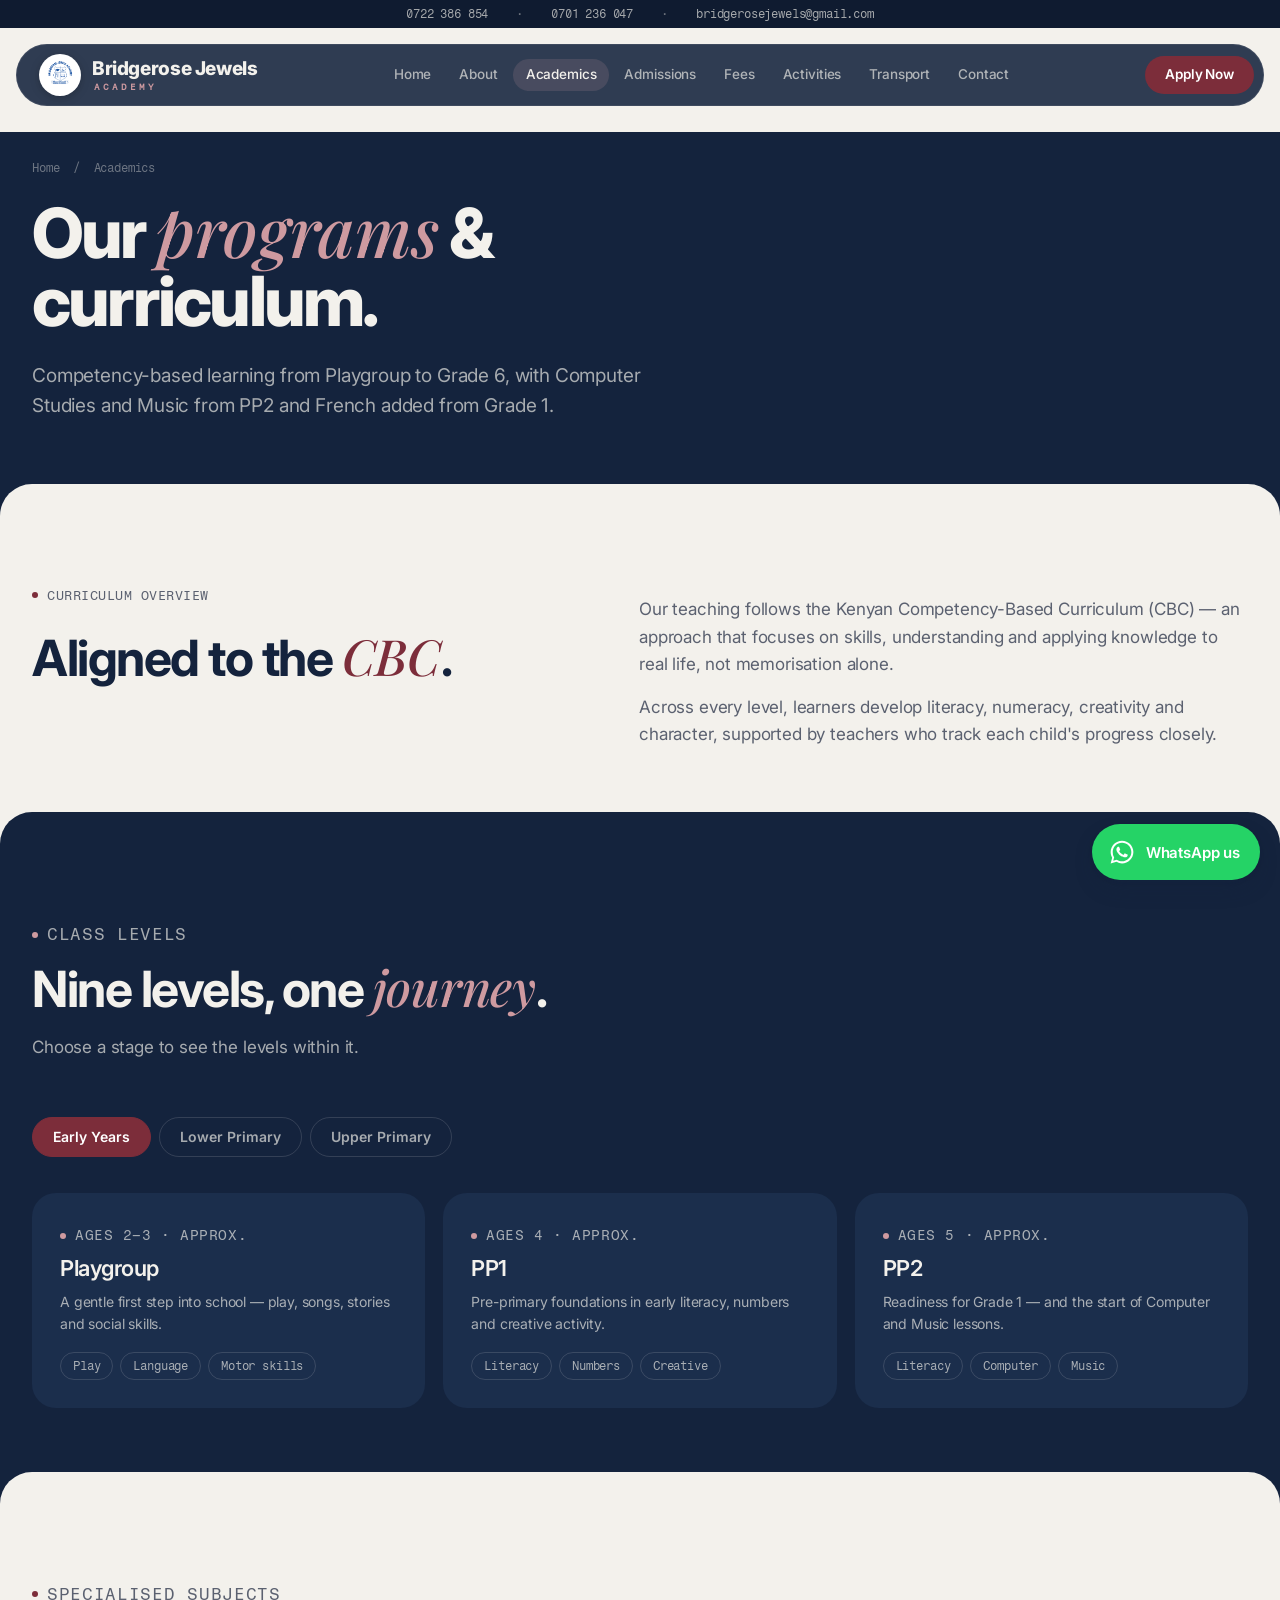
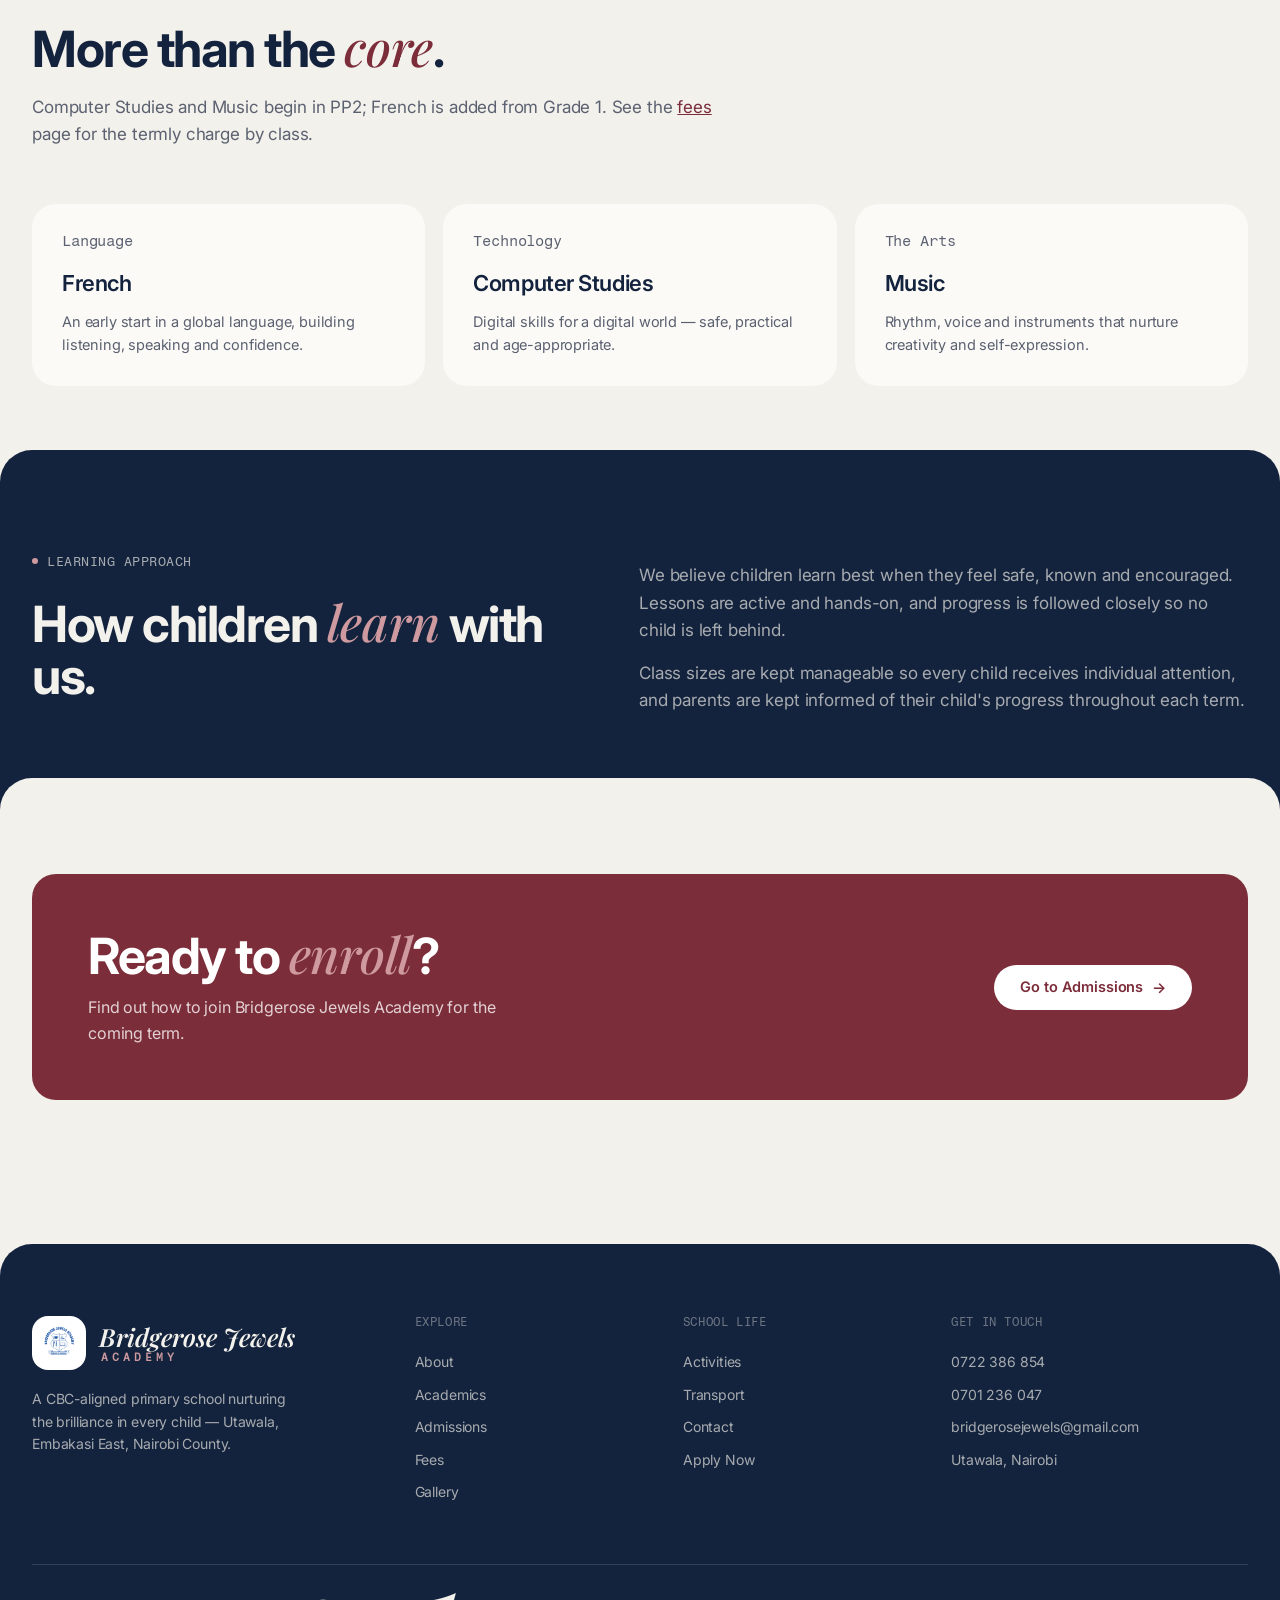
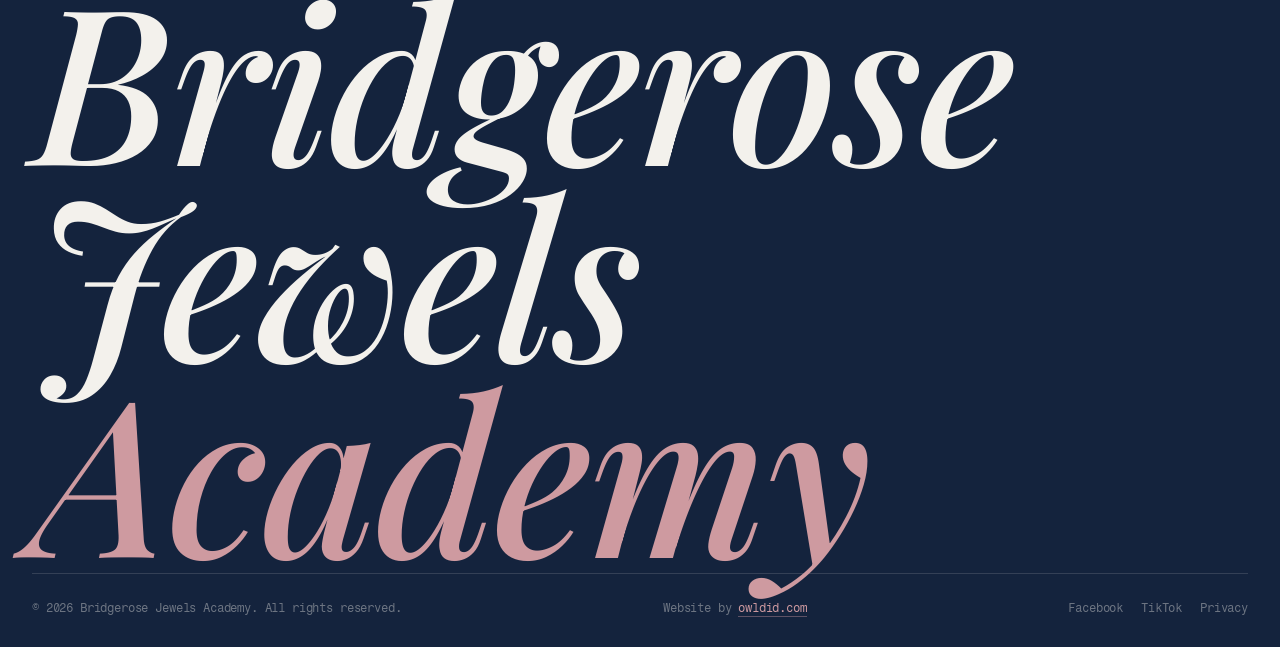
<file: academics.html>
<!DOCTYPE html>
<html lang="en">
<head>
  <meta charset="UTF-8">
  <meta name="viewport" content="width=device-width, initial-scale=1.0">
  <title>Academics &amp; Curriculum | Bridgerose Jewels Academy</title>
  <meta name="description" content="Our CBC-aligned curriculum from Playgroup to Grade 6, plus Computer Studies and Music from PP2 and French from Grade 1 — at Bridgerose Jewels Academy, Utawala.">
  <link rel="canonical" href="https://bridgerosejewels.academy/academics.html">
  <meta property="og:type" content="website">
  <meta property="og:title" content="Academics &amp; Curriculum | Bridgerose Jewels Academy">
  <meta property="og:description" content="CBC-aligned learning from Playgroup to Grade 6, with Computer &amp; Music from PP2 and French from Grade 1.">
  <meta property="og:image" content="assets/img/logo.png">
  <meta property="og:url" content="https://bridgerosejewels.academy/academics.html">

  <link rel="icon" type="image/svg+xml" href="assets/img/favicon.svg">
  <link rel="preconnect" href="https://fonts.googleapis.com">
  <link rel="preconnect" href="https://fonts.gstatic.com" crossorigin>
  <link href="https://fonts.googleapis.com/css2?family=Inter:wght@400;500;600;700;800&family=Playfair+Display:ital,wght@1,500;1,600&family=Fragment+Mono&display=swap" rel="stylesheet">
  <link rel="stylesheet" href="assets/css/styles.css">
</head>
<body>
  <a class="skip-link" href="#main">Skip to content</a>

  <div class="utility">
    <div class="page-wrap">
      <a href="tel:+254722386854">0722 386 854</a>
      <span>·</span>
      <a href="tel:+254701236047">0701 236 047</a>
      <span>·</span>
      <a href="mailto:bridgerosejewels@gmail.com">bridgerosejewels@gmail.com</a>
    </div>
  </div>

  <header class="nav">
    <div class="nav-inner">
      <a class="nav-logo" href="index.html" aria-label="Bridgerose Jewels Academy — home">
        <span class="nav-logo-badge">
          <img src="assets/img/logo.png" alt="Bridgerose Jewels Academy crest" width="64" height="64">
        </span>
        <span class="nav-logo-text"><span class="lockup-main">Bridgerose Jewels</span><span class="lockup-sub">Academy</span></span>
      </a>
      <nav class="nav-links" aria-label="Primary">
        <a href="index.html">Home</a>
        <a href="about.html">About</a>
        <a href="academics.html">Academics</a>
        <a href="admissions.html">Admissions</a>
        <a href="fees.html">Fees</a>
        <a href="activities.html">Activities</a>
        <a href="transport.html">Transport</a>
        <a href="contact.html">Contact</a>
      </nav>
      <a class="nav-cta" href="admissions.html">Apply Now</a>
      <button class="nav-burger" aria-label="Open menu" aria-expanded="false">
        <span></span><span></span><span></span>
      </button>
    </div>
  </header>

  <div class="nav-overlay" aria-hidden="true">
    <a href="index.html">Home</a>
    <a href="about.html">About</a>
    <a href="academics.html">Academics</a>
    <a href="admissions.html">Admissions</a>
    <a href="fees.html">Fees</a>
    <a href="activities.html">Activities</a>
    <a href="transport.html">Transport</a>
    <a href="contact.html">Contact</a>
    <a class="btn btn-primary" href="admissions.html">Apply Now &rarr;</a>
  </div>
  <div class="nav-spacer"></div>

  <main id="main">

    <section class="hero banner bg-ink">
      <div class="page-wrap">
        <p class="banner-crumb reveal"><a href="index.html">Home</a> &nbsp;/&nbsp; Academics</p>
        <h1 class="h-1 reveal">Our <span class="em">programs</span> &amp; curriculum.</h1>
        <p class="banner-sub lead reveal">Competency-based learning from Playgroup to Grade 6, with Computer Studies and Music from PP2 and French added from Grade 1.</p>
      </div>
    </section>

    <!-- curriculum overview -->
    <section class="section bg-paper panel">
      <div class="page-wrap">
        <div class="split">
          <div class="reveal">
            <p class="eyebrow">Curriculum Overview</p>
            <h2 class="h-2 mt-24">Aligned to the <span class="em">CBC</span>.</h2>
          </div>
          <div class="prose reveal">
            <p>Our teaching follows the Kenyan Competency-Based Curriculum (CBC) &mdash; an approach that focuses on skills, understanding and applying knowledge to real life, not memorisation alone.</p>
            <p>Across every level, learners develop literacy, numeracy, creativity and character, supported by teachers who track each child's progress closely.</p>
          </div>
        </div>
      </div>
    </section>

    <!-- class levels (tabs) -->
    <section class="section bg-ink panel">
      <div class="page-wrap">
        <div class="section-head reveal">
          <p class="eyebrow">Class Levels</p>
          <h2 class="h-2">Nine levels, one <span class="em">journey</span>.</h2>
          <p>Choose a stage to see the levels within it.</p>
        </div>
        <div data-tabs class="reveal">
          <div class="tabs" role="tablist">
            <button class="tab active" data-tab="early">Early Years</button>
            <button class="tab" data-tab="lower">Lower Primary</button>
            <button class="tab" data-tab="upper">Upper Primary</button>
          </div>

          <div class="tab-panel active" data-panel="early">
            <div class="grid grid-3">
              <article class="level-card">
                <p class="eyebrow">Ages 2&ndash;3 · approx.</p>
                <h3 class="h-3">Playgroup</h3>
                <p>A gentle first step into school &mdash; play, songs, stories and social skills.</p>
                <div class="tag-row"><span class="tag">Play</span><span class="tag">Language</span><span class="tag">Motor skills</span></div>
              </article>
              <article class="level-card">
                <p class="eyebrow">Ages 4 · approx.</p>
                <h3 class="h-3">PP1</h3>
                <p>Pre-primary foundations in early literacy, numbers and creative activity.</p>
                <div class="tag-row"><span class="tag">Literacy</span><span class="tag">Numbers</span><span class="tag">Creative</span></div>
              </article>
              <article class="level-card">
                <p class="eyebrow">Ages 5 · approx.</p>
                <h3 class="h-3">PP2</h3>
                <p>Readiness for Grade 1 &mdash; and the start of Computer and Music lessons.</p>
                <div class="tag-row"><span class="tag">Literacy</span><span class="tag">Computer</span><span class="tag">Music</span></div>
              </article>
            </div>
          </div>

          <div class="tab-panel" data-panel="lower">
            <div class="grid grid-3">
              <article class="level-card">
                <p class="eyebrow">Lower Primary</p>
                <h3 class="h-3">Grade 1</h3>
                <p>Core CBC learning areas, plus the start of French &mdash; with growing independence and confidence.</p>
                <div class="tag-row"><span class="tag">Languages</span><span class="tag">Mathematics</span><span class="tag">French</span></div>
              </article>
              <article class="level-card">
                <p class="eyebrow">Lower Primary</p>
                <h3 class="h-3">Grade 2</h3>
                <p>Strengthening reading, writing and number skills through active learning.</p>
                <div class="tag-row"><span class="tag">Languages</span><span class="tag">Mathematics</span><span class="tag">Creative arts</span></div>
              </article>
              <article class="level-card">
                <p class="eyebrow">Lower Primary</p>
                <h3 class="h-3">Grade 3</h3>
                <p>Consolidating foundational competencies before upper primary.</p>
                <div class="tag-row"><span class="tag">Languages</span><span class="tag">Mathematics</span><span class="tag">Hygiene</span></div>
              </article>
            </div>
          </div>

          <div class="tab-panel" data-panel="upper">
            <div class="grid grid-3">
              <article class="level-card">
                <p class="eyebrow">Upper Primary</p>
                <h3 class="h-3">Grade 4</h3>
                <p>Broader subjects and project work, with optional morning remedials.</p>
                <div class="tag-row"><span class="tag">Science</span><span class="tag">Social studies</span><span class="tag">Remedials</span></div>
              </article>
              <article class="level-card">
                <p class="eyebrow">Upper Primary</p>
                <h3 class="h-3">Grade 5</h3>
                <p>Deeper enquiry and critical thinking across all CBC learning areas.</p>
                <div class="tag-row"><span class="tag">Science</span><span class="tag">Languages</span><span class="tag">Remedials</span></div>
              </article>
              <article class="level-card">
                <p class="eyebrow">Upper Primary</p>
                <h3 class="h-3">Grade 6</h3>
                <p>Preparing pupils with the skills and confidence for the years ahead.</p>
                <div class="tag-row"><span class="tag">Science</span><span class="tag">Mathematics</span><span class="tag">Remedials</span></div>
              </article>
            </div>
          </div>
        </div>
      </div>
    </section>

    <!-- specialised subjects -->
    <section class="section bg-paper panel">
      <div class="page-wrap">
        <div class="section-head reveal">
          <p class="eyebrow">Specialised Subjects</p>
          <h2 class="h-2">More than the <span class="em">core</span>.</h2>
          <p>Computer Studies and Music begin in PP2; French is added from Grade 1. See the <a href="fees.html" style="color:var(--maroon);text-decoration:underline">fees</a> page for the termly charge by class.</p>
        </div>
        <div class="grid grid-3">
          <article class="feature-card reveal">
            <p class="feature-num">Language</p>
            <h3 class="h-3">French</h3>
            <p>An early start in a global language, building listening, speaking and confidence.</p>
          </article>
          <article class="feature-card reveal">
            <p class="feature-num">Technology</p>
            <h3 class="h-3">Computer Studies</h3>
            <p>Digital skills for a digital world &mdash; safe, practical and age-appropriate.</p>
          </article>
          <article class="feature-card reveal">
            <p class="feature-num">The Arts</p>
            <h3 class="h-3">Music</h3>
            <p>Rhythm, voice and instruments that nurture creativity and self-expression.</p>
          </article>
        </div>
      </div>
    </section>

    <!-- learning approach -->
    <section class="section bg-ink panel">
      <div class="page-wrap">
        <div class="split">
          <div class="reveal">
            <p class="eyebrow">Learning Approach</p>
            <h2 class="h-2 mt-24">How children <span class="em">learn</span> with us.</h2>
          </div>
          <div class="prose reveal">
            <p>We believe children learn best when they feel safe, known and encouraged. Lessons are active and hands-on, and progress is followed closely so no child is left behind.</p>
            <p>Class sizes are kept manageable so every child receives individual attention, and parents are kept informed of their child's progress throughout each term.</p>
          </div>
        </div>
      </div>
    </section>

    <!-- cta -->
    <section class="section bg-paper panel">
      <div class="page-wrap">
        <div class="cta-band reveal">
          <div>
            <h2 class="h-2">Ready to <span class="em">enroll</span>?</h2>
            <p>Find out how to join Bridgerose Jewels Academy for the coming term.</p>
          </div>
          <a class="btn btn-arrow" href="admissions.html">Go to Admissions</a>
        </div>
      </div>
    </section>

  </main>

  <footer class="footer">
    <div class="page-wrap">
      <div class="footer-top">
        <div class="footer-brand">
          <span class="footer-logo">
            <span class="footer-logo-badge">
              <img src="assets/img/logo.png" alt="Bridgerose Jewels Academy crest" width="64" height="64">
            </span>
            <span class="nav-logo-text"><span class="lockup-main">Bridgerose Jewels</span><span class="lockup-sub">Academy</span></span>
          </span>
          <p>A CBC-aligned primary school nurturing the brilliance in every child &mdash; Utawala, Embakasi East, Nairobi County.</p>
        </div>
        <div class="footer-col">
          <h4>Explore</h4>
          <a href="about.html">About</a>
          <a href="academics.html">Academics</a>
          <a href="admissions.html">Admissions</a>
          <a href="fees.html">Fees</a>
          <a href="gallery.html">Gallery</a>
        </div>
        <div class="footer-col">
          <h4>School Life</h4>
          <a href="activities.html">Activities</a>
          <a href="transport.html">Transport</a>
          <a href="contact.html">Contact</a>
          <a href="admissions.html">Apply Now</a>
        </div>
        <div class="footer-col">
          <h4>Get in Touch</h4>
          <a href="tel:+254722386854">0722 386 854</a>
          <a href="tel:+254701236047">0701 236 047</a>
          <a href="mailto:bridgerosejewels@gmail.com">bridgerosejewels@gmail.com</a>
          <p>Utawala, Nairobi</p>
        </div>
      </div>
      <div class="footer-word" aria-hidden="true">Bridgerose Jewels <b>Academy</b></div>
      <div class="footer-bottom">
        <p>&copy; <span data-year>2026</span> Bridgerose Jewels Academy. All rights reserved.</p>
        <p class="footer-credit">Website by <a href="https://owldid.com" target="_blank" rel="noopener">owldid.com</a></p>
        <div class="footer-social">
          <a href="#" aria-label="Facebook">Facebook</a>
          <a href="#" aria-label="TikTok">TikTok</a>
          <a href="contact.html">Privacy</a>
        </div>
      </div>
    </div>
  </footer>

  <script src="assets/js/main.js"></script>
</body>
</html>
</file>
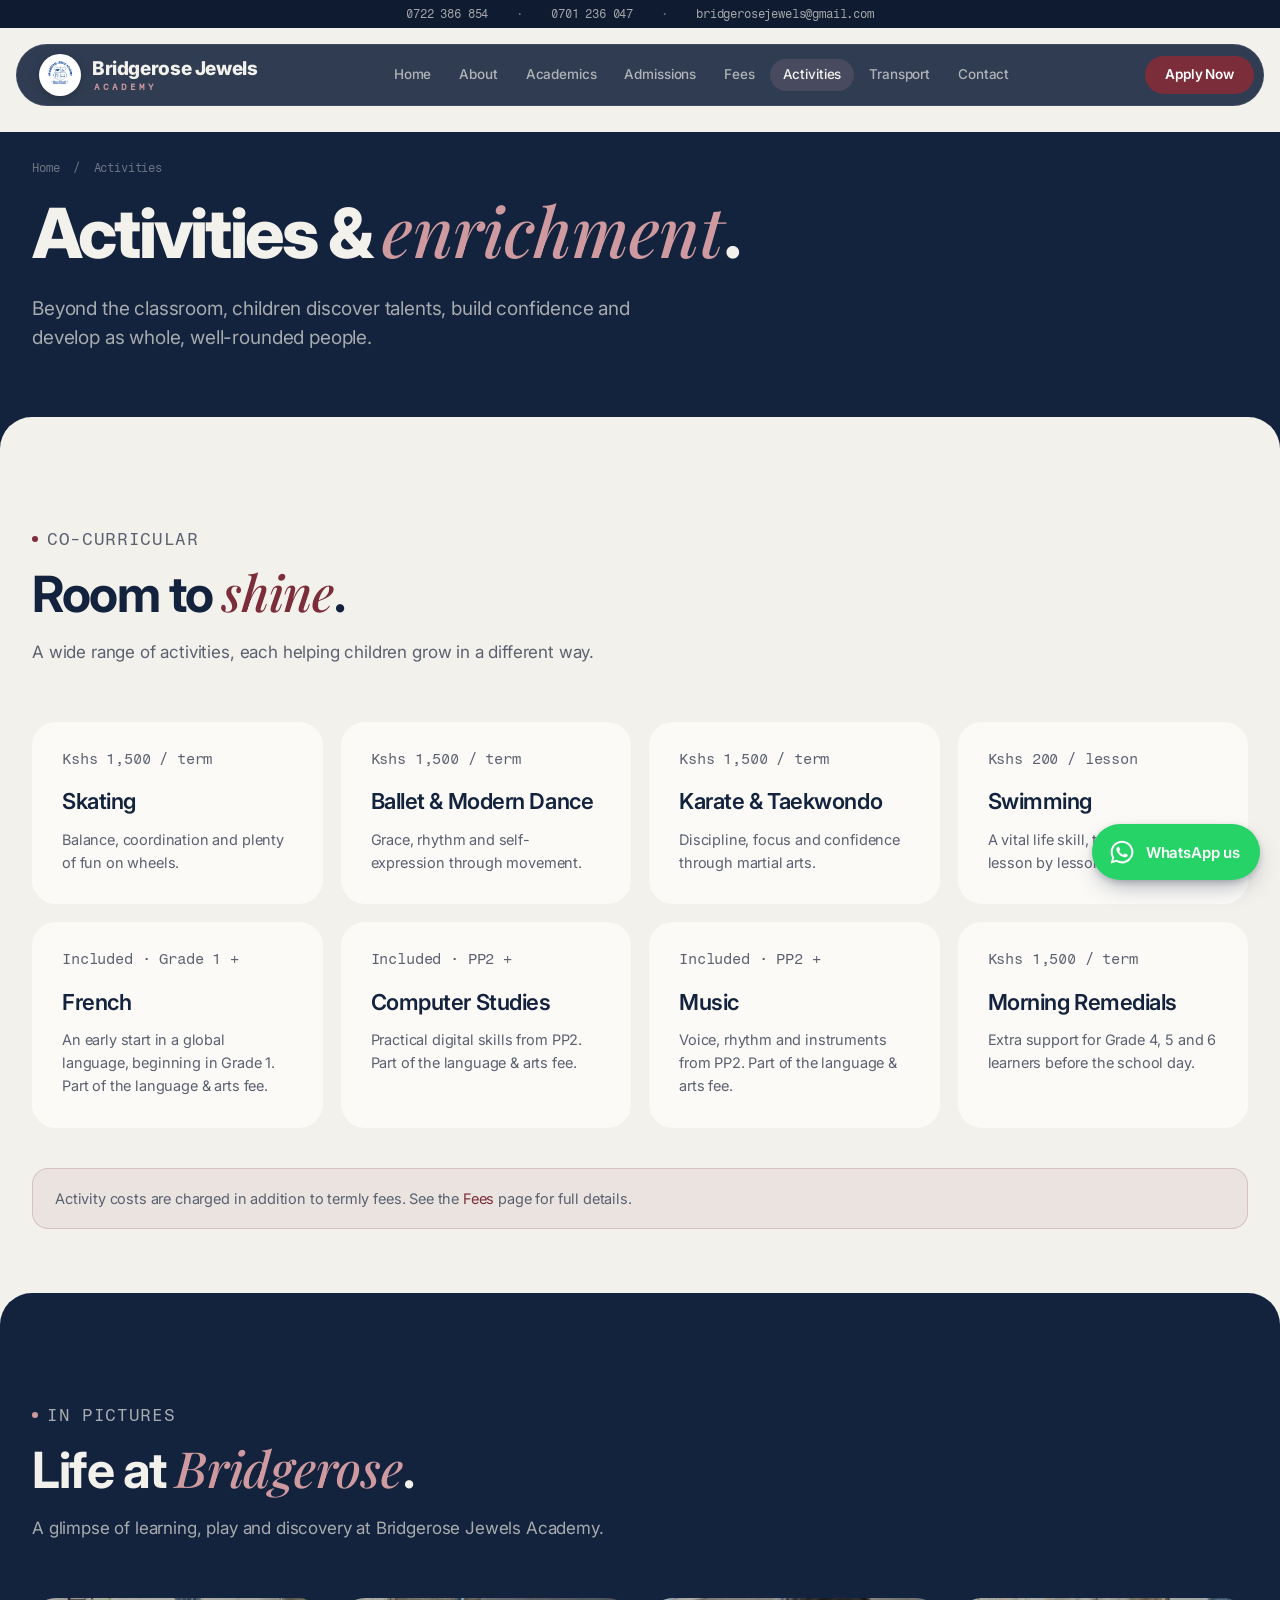
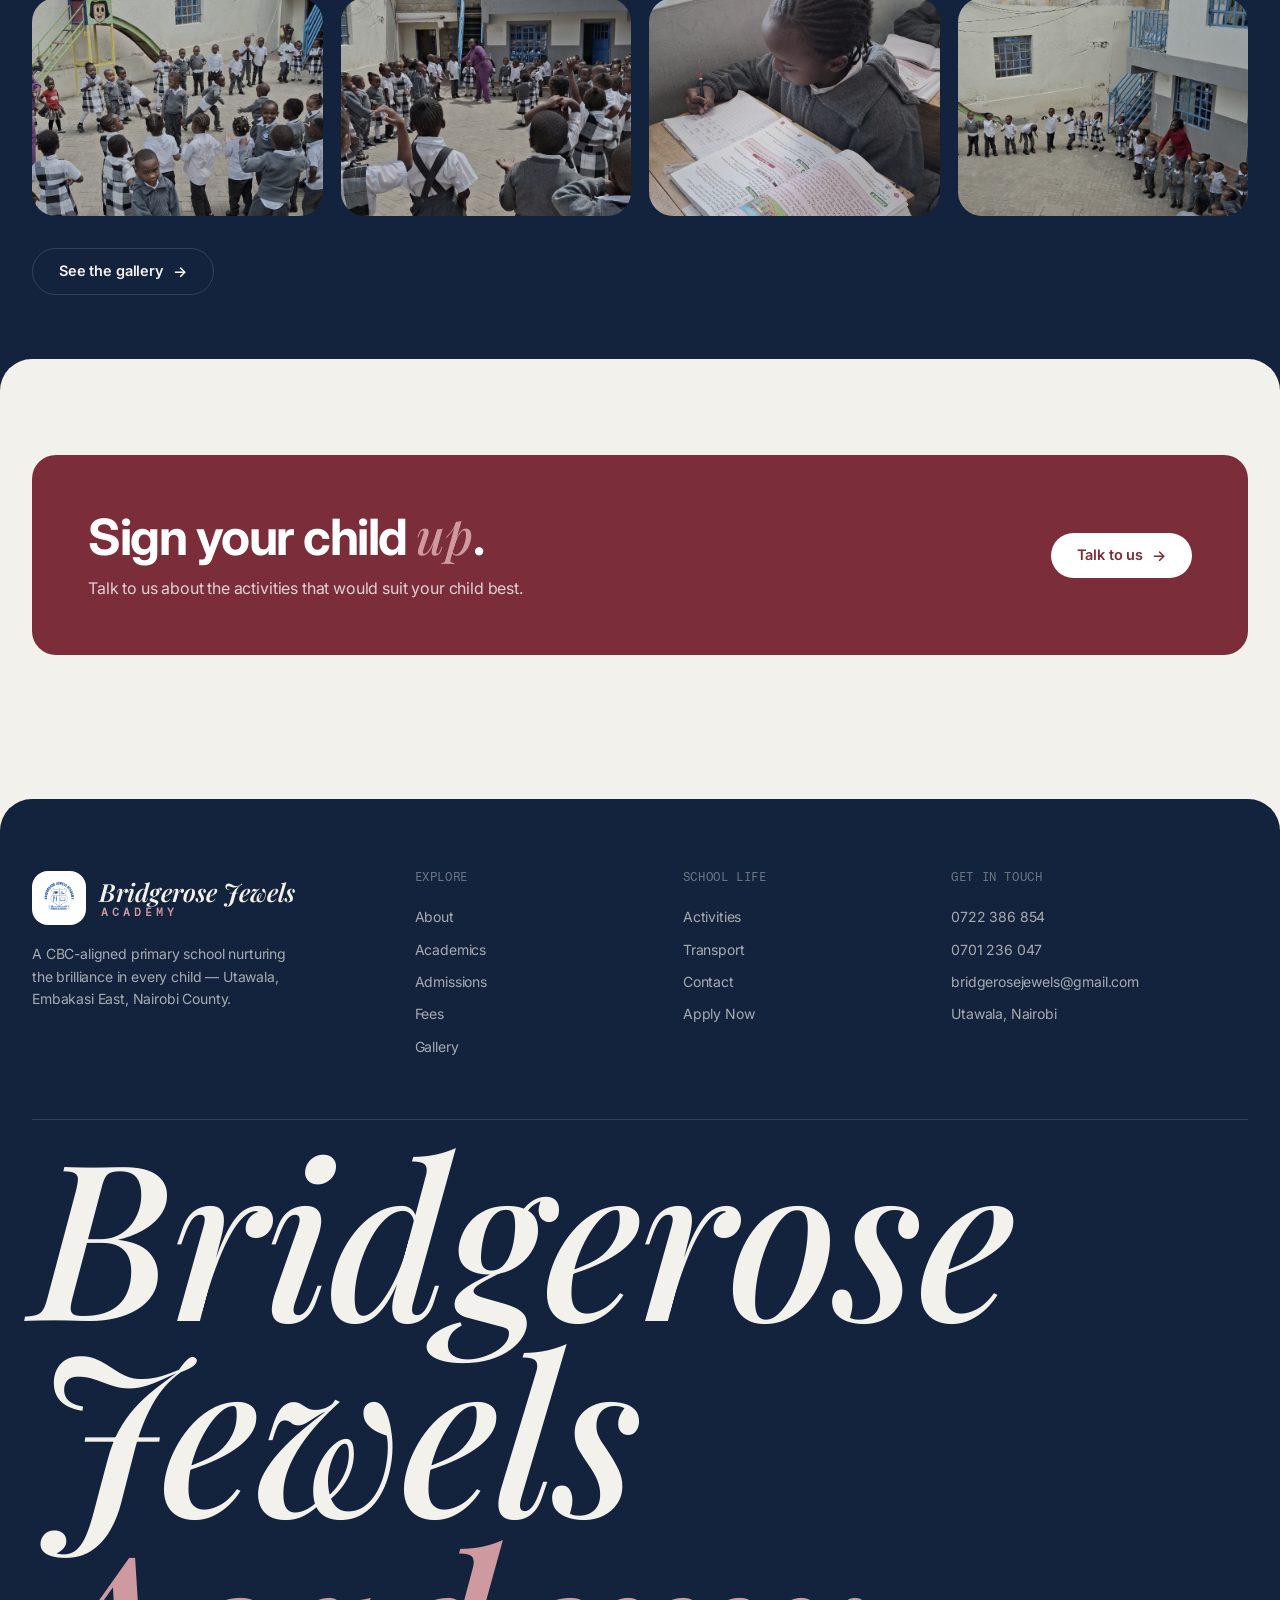
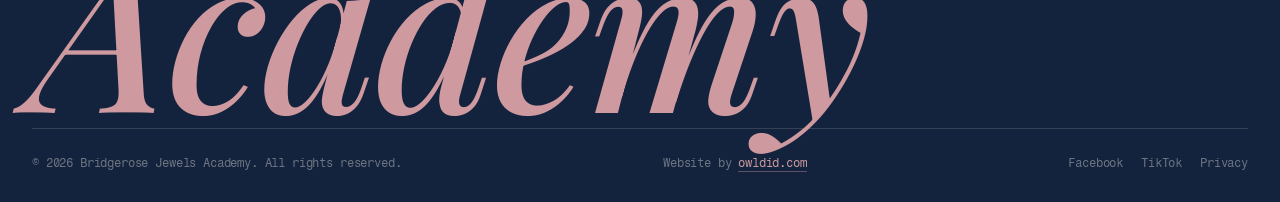
<file: activities.html>
<!DOCTYPE html>
<html lang="en">
<head>
  <meta charset="UTF-8">
  <meta name="viewport" content="width=device-width, initial-scale=1.0">
  <title>Activities &amp; Enrichment | Bridgerose Jewels Academy</title>
  <meta name="description" content="Co-curricular activities at Bridgerose Jewels Academy — Skating, Ballet, Karate, Swimming, French (Grade 1+), Computer, Music (PP2+) and morning remedials, with costs.">
  <link rel="canonical" href="https://bridgerosejewels.academy/activities.html">
  <meta property="og:type" content="website">
  <meta property="og:title" content="Activities &amp; Enrichment | Bridgerose Jewels Academy">
  <meta property="og:description" content="Skating, Ballet, Karate, Swimming and more — co-curricular life at Bridgerose Jewels Academy.">
  <meta property="og:image" content="assets/img/logo.png">
  <meta property="og:url" content="https://bridgerosejewels.academy/activities.html">

  <link rel="icon" type="image/svg+xml" href="assets/img/favicon.svg">
  <link rel="preconnect" href="https://fonts.googleapis.com">
  <link rel="preconnect" href="https://fonts.gstatic.com" crossorigin>
  <link href="https://fonts.googleapis.com/css2?family=Inter:wght@400;500;600;700;800&family=Playfair+Display:ital,wght@1,500;1,600&family=Fragment+Mono&display=swap" rel="stylesheet">
  <link rel="stylesheet" href="assets/css/styles.css">
</head>
<body>
  <a class="skip-link" href="#main">Skip to content</a>

  <div class="utility">
    <div class="page-wrap">
      <a href="tel:+254722386854">0722 386 854</a>
      <span>·</span>
      <a href="tel:+254701236047">0701 236 047</a>
      <span>·</span>
      <a href="mailto:bridgerosejewels@gmail.com">bridgerosejewels@gmail.com</a>
    </div>
  </div>

  <header class="nav">
    <div class="nav-inner">
      <a class="nav-logo" href="index.html" aria-label="Bridgerose Jewels Academy — home">
        <span class="nav-logo-badge">
          <img src="assets/img/logo.png" alt="Bridgerose Jewels Academy crest" width="64" height="64">
        </span>
        <span class="nav-logo-text"><span class="lockup-main">Bridgerose Jewels</span><span class="lockup-sub">Academy</span></span>
      </a>
      <nav class="nav-links" aria-label="Primary">
        <a href="index.html">Home</a>
        <a href="about.html">About</a>
        <a href="academics.html">Academics</a>
        <a href="admissions.html">Admissions</a>
        <a href="fees.html">Fees</a>
        <a href="activities.html">Activities</a>
        <a href="transport.html">Transport</a>
        <a href="contact.html">Contact</a>
      </nav>
      <a class="nav-cta" href="admissions.html">Apply Now</a>
      <button class="nav-burger" aria-label="Open menu" aria-expanded="false">
        <span></span><span></span><span></span>
      </button>
    </div>
  </header>

  <div class="nav-overlay" aria-hidden="true">
    <a href="index.html">Home</a>
    <a href="about.html">About</a>
    <a href="academics.html">Academics</a>
    <a href="admissions.html">Admissions</a>
    <a href="fees.html">Fees</a>
    <a href="activities.html">Activities</a>
    <a href="transport.html">Transport</a>
    <a href="contact.html">Contact</a>
    <a class="btn btn-primary" href="admissions.html">Apply Now &rarr;</a>
  </div>
  <div class="nav-spacer"></div>

  <main id="main">

    <section class="hero banner bg-ink">
      <div class="page-wrap">
        <p class="banner-crumb reveal"><a href="index.html">Home</a> &nbsp;/&nbsp; Activities</p>
        <h1 class="h-1 reveal">Activities &amp; <span class="em">enrichment</span>.</h1>
        <p class="banner-sub lead reveal">Beyond the classroom, children discover talents, build confidence and develop as whole, well-rounded people.</p>
      </div>
    </section>

    <!-- activity cards -->
    <section class="section bg-paper panel">
      <div class="page-wrap">
        <div class="section-head reveal">
          <p class="eyebrow">Co-Curricular</p>
          <h2 class="h-2">Room to <span class="em">shine</span>.</h2>
          <p>A wide range of activities, each helping children grow in a different way.</p>
        </div>
        <div class="grid grid-4">
          <article class="feature-card reveal">
            <p class="feature-num">Kshs 1,500 / term</p>
            <h3 class="h-3">Skating</h3>
            <p>Balance, coordination and plenty of fun on wheels.</p>
          </article>
          <article class="feature-card reveal">
            <p class="feature-num">Kshs 1,500 / term</p>
            <h3 class="h-3">Ballet &amp; Modern Dance</h3>
            <p>Grace, rhythm and self-expression through movement.</p>
          </article>
          <article class="feature-card reveal">
            <p class="feature-num">Kshs 1,500 / term</p>
            <h3 class="h-3">Karate &amp; Taekwondo</h3>
            <p>Discipline, focus and confidence through martial arts.</p>
          </article>
          <article class="feature-card reveal">
            <p class="feature-num">Kshs 200 / lesson</p>
            <h3 class="h-3">Swimming</h3>
            <p>A vital life skill, taught safely lesson by lesson.</p>
          </article>
          <article class="feature-card reveal">
            <p class="feature-num">Included · Grade 1 +</p>
            <h3 class="h-3">French</h3>
            <p>An early start in a global language, beginning in Grade 1. Part of the language &amp; arts fee.</p>
          </article>
          <article class="feature-card reveal">
            <p class="feature-num">Included · PP2 +</p>
            <h3 class="h-3">Computer Studies</h3>
            <p>Practical digital skills from PP2. Part of the language &amp; arts fee.</p>
          </article>
          <article class="feature-card reveal">
            <p class="feature-num">Included · PP2 +</p>
            <h3 class="h-3">Music</h3>
            <p>Voice, rhythm and instruments from PP2. Part of the language &amp; arts fee.</p>
          </article>
          <article class="feature-card reveal">
            <p class="feature-num">Kshs 1,500 / term</p>
            <h3 class="h-3">Morning Remedials</h3>
            <p>Extra support for Grade 4, 5 and 6 learners before the school day.</p>
          </article>
        </div>
        <p class="callout mt-40 reveal">Activity costs are charged in addition to termly fees. See the <a href="fees.html" style="color:var(--maroon)">Fees</a> page for full details.</p>
      </div>
    </section>

    <!-- gallery teaser -->
    <section class="section bg-ink panel">
      <div class="page-wrap">
        <div class="section-head reveal">
          <p class="eyebrow">In Pictures</p>
          <h2 class="h-2">Life at <span class="em">Bridgerose</span>.</h2>
          <p>A glimpse of learning, play and discovery at Bridgerose Jewels Academy.</p>
        </div>
        <div class="grid grid-4">
          <a class="figure reveal" href="gallery.html"><img src="gal/WhatsApp Image 2026-05-20 at 13.09.36.jpeg" alt="Pupils enjoying a co-curricular activity"></a>
          <a class="figure reveal" href="gallery.html"><img src="gal/WhatsApp Image 2026-05-20 at 13.09.23.jpeg" alt="Children gathered in the courtyard"></a>
          <a class="figure reveal" href="gallery.html"><img src="gal/WhatsApp Image 2026-05-20 at 12.56.20.jpeg" alt="A pupil writing in class"></a>
          <a class="figure reveal" href="gallery.html"><img src="gal/WhatsApp Image 2026-05-20 at 13.09.45.jpeg" alt="An outdoor session at Bridgerose Jewels Academy"></a>
        </div>
        <a class="btn btn-outline btn-arrow mt-32 reveal" href="gallery.html">See the gallery</a>
      </div>
    </section>

    <!-- cta -->
    <section class="section bg-paper panel">
      <div class="page-wrap">
        <div class="cta-band reveal">
          <div>
            <h2 class="h-2">Sign your child <span class="em">up</span>.</h2>
            <p>Talk to us about the activities that would suit your child best.</p>
          </div>
          <a class="btn btn-arrow" href="contact.html">Talk to us</a>
        </div>
      </div>
    </section>

  </main>

  <footer class="footer">
    <div class="page-wrap">
      <div class="footer-top">
        <div class="footer-brand">
          <span class="footer-logo">
            <span class="footer-logo-badge">
              <img src="assets/img/logo.png" alt="Bridgerose Jewels Academy crest" width="64" height="64">
            </span>
            <span class="nav-logo-text"><span class="lockup-main">Bridgerose Jewels</span><span class="lockup-sub">Academy</span></span>
          </span>
          <p>A CBC-aligned primary school nurturing the brilliance in every child &mdash; Utawala, Embakasi East, Nairobi County.</p>
        </div>
        <div class="footer-col">
          <h4>Explore</h4>
          <a href="about.html">About</a>
          <a href="academics.html">Academics</a>
          <a href="admissions.html">Admissions</a>
          <a href="fees.html">Fees</a>
          <a href="gallery.html">Gallery</a>
        </div>
        <div class="footer-col">
          <h4>School Life</h4>
          <a href="activities.html">Activities</a>
          <a href="transport.html">Transport</a>
          <a href="contact.html">Contact</a>
          <a href="admissions.html">Apply Now</a>
        </div>
        <div class="footer-col">
          <h4>Get in Touch</h4>
          <a href="tel:+254722386854">0722 386 854</a>
          <a href="tel:+254701236047">0701 236 047</a>
          <a href="mailto:bridgerosejewels@gmail.com">bridgerosejewels@gmail.com</a>
          <p>Utawala, Nairobi</p>
        </div>
      </div>
      <div class="footer-word" aria-hidden="true">Bridgerose Jewels <b>Academy</b></div>
      <div class="footer-bottom">
        <p>&copy; <span data-year>2026</span> Bridgerose Jewels Academy. All rights reserved.</p>
        <p class="footer-credit">Website by <a href="https://owldid.com" target="_blank" rel="noopener">owldid.com</a></p>
        <div class="footer-social">
          <a href="#" aria-label="Facebook">Facebook</a>
          <a href="#" aria-label="TikTok">TikTok</a>
          <a href="contact.html">Privacy</a>
        </div>
      </div>
    </div>
  </footer>

  <script src="assets/js/main.js"></script>
</body>
</html>
</file>
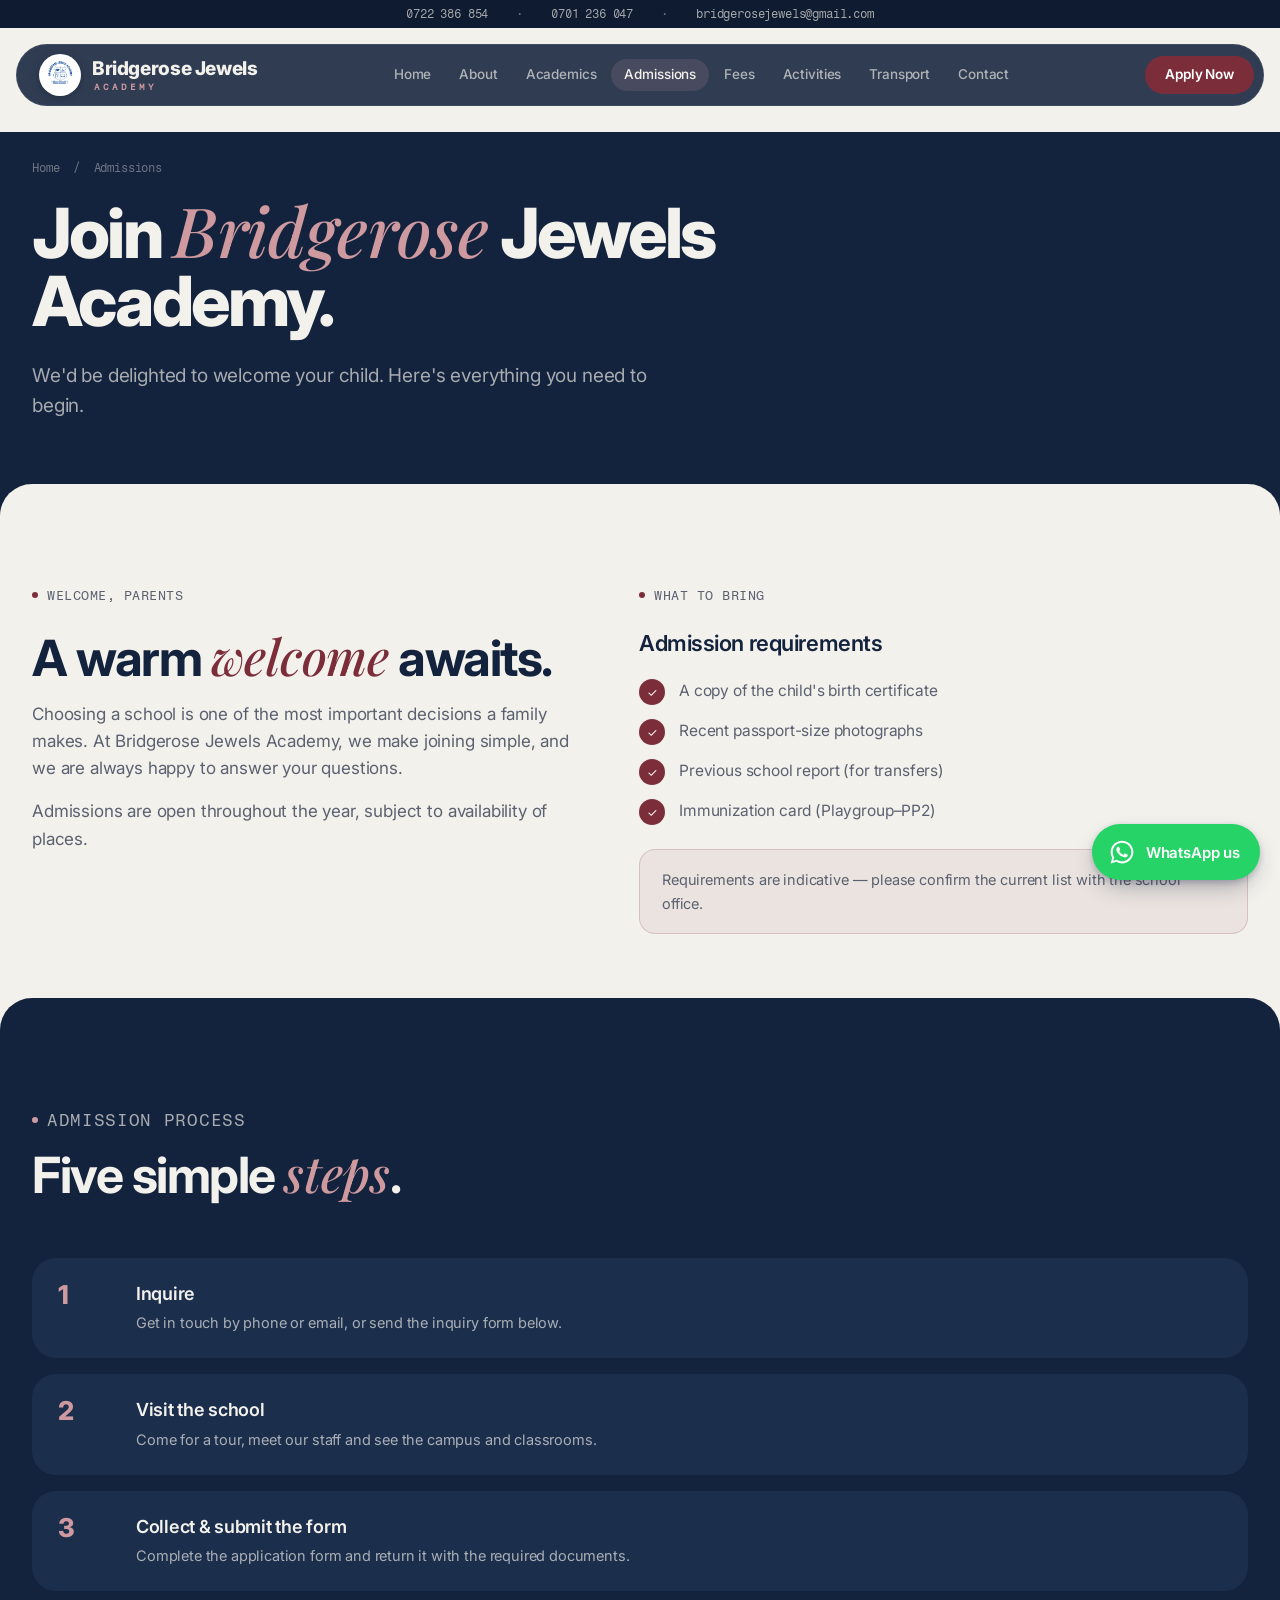
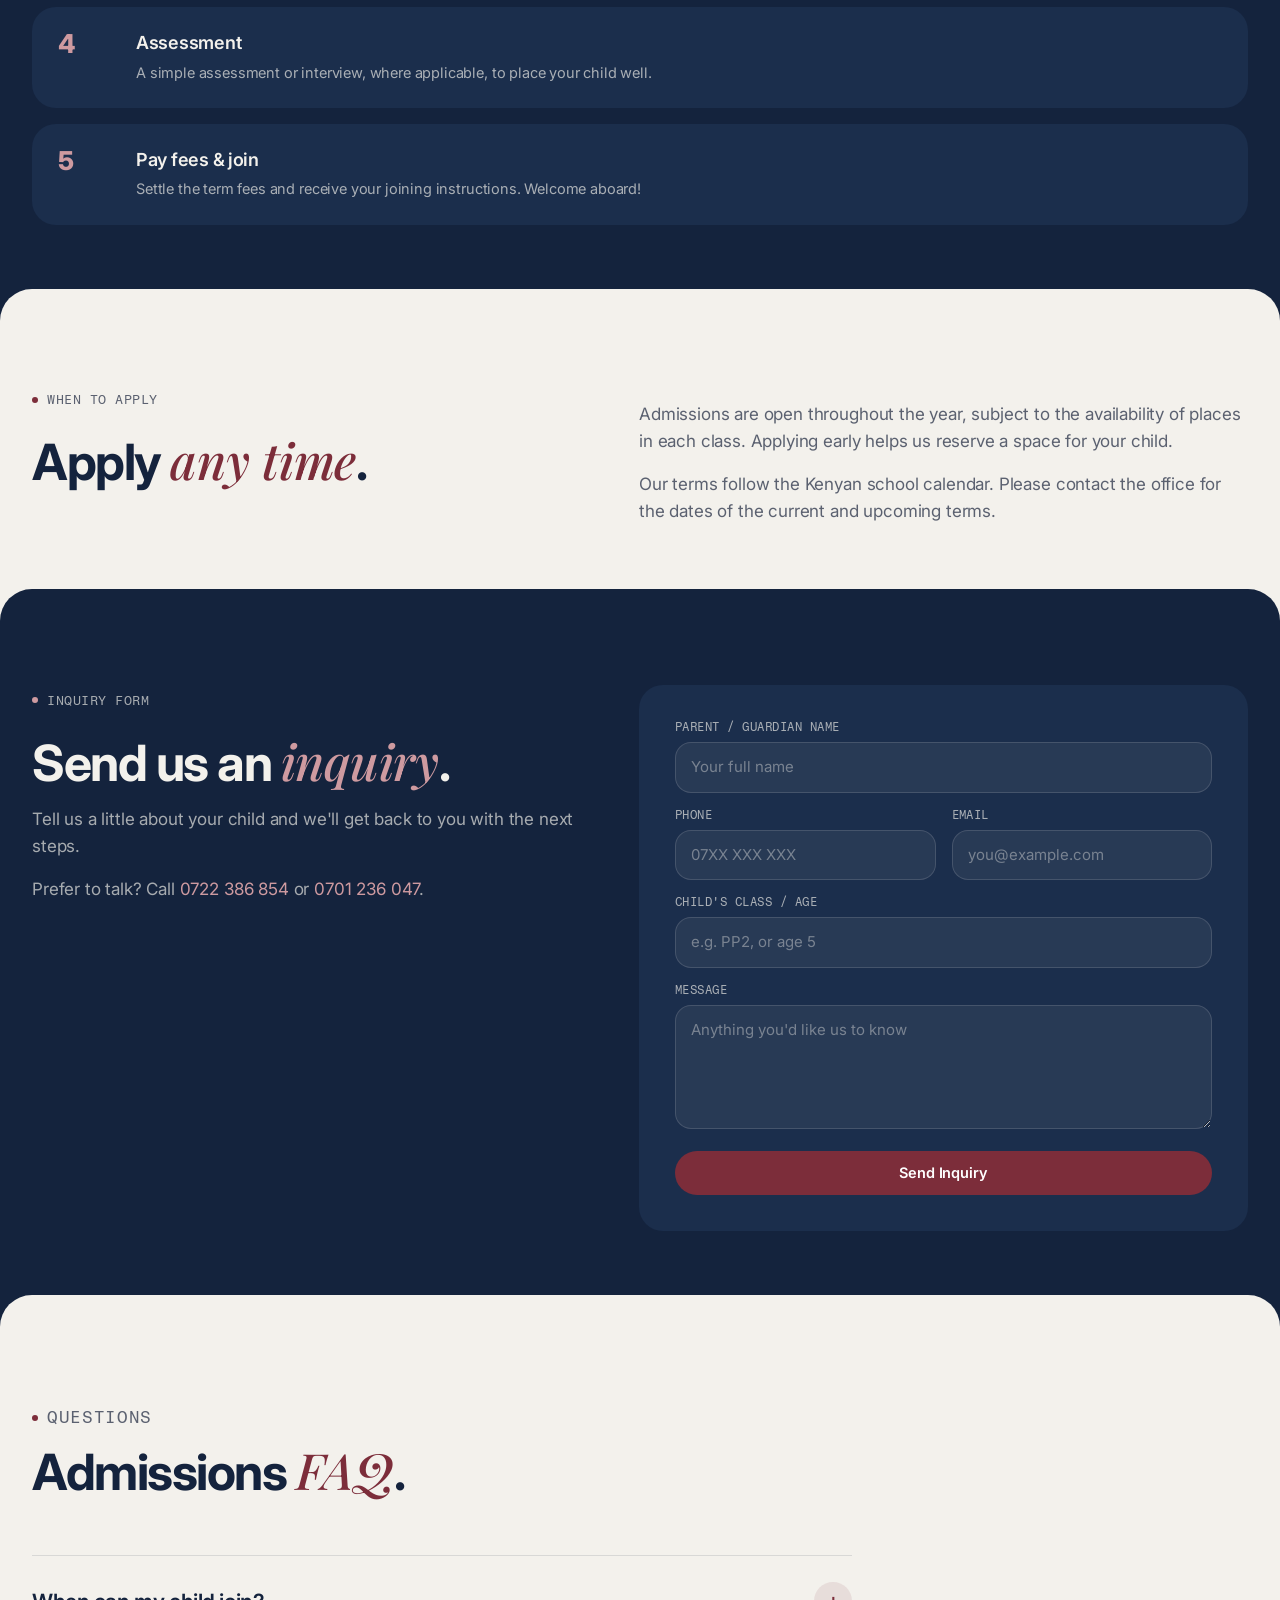
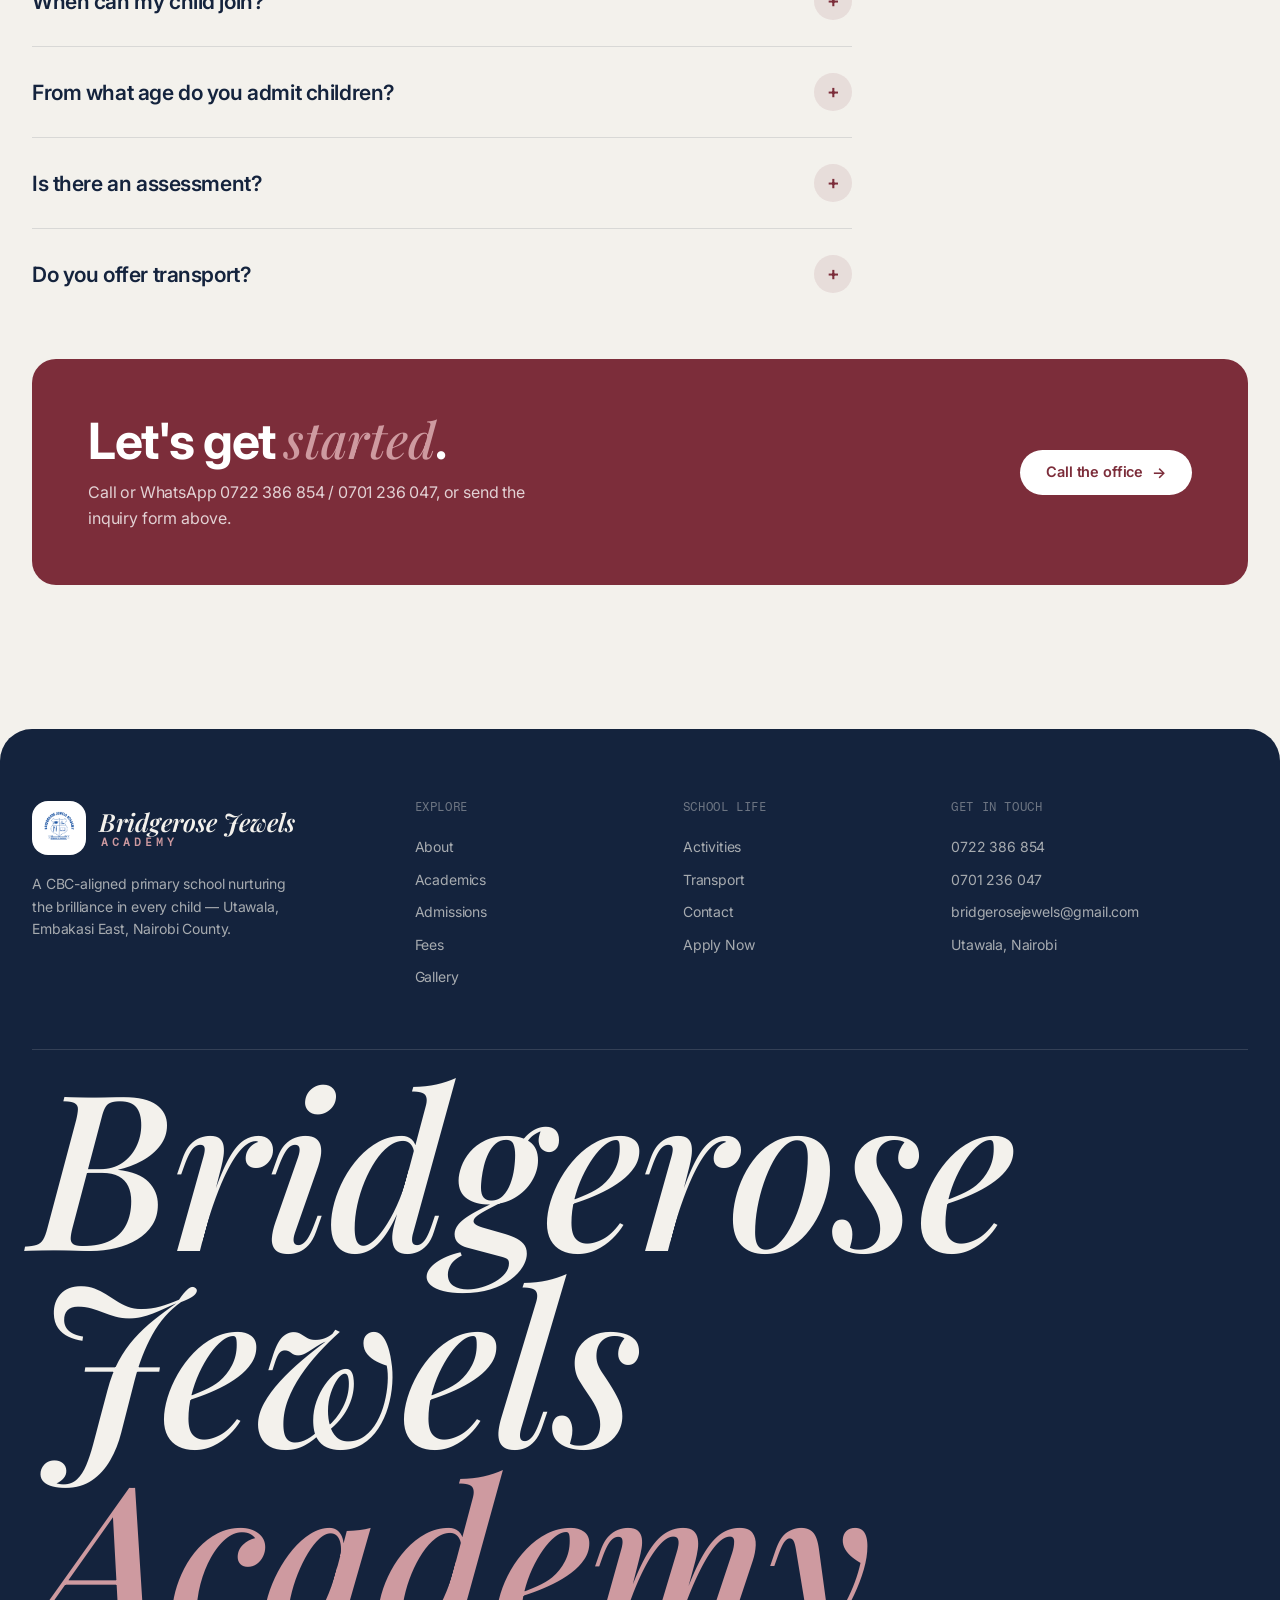
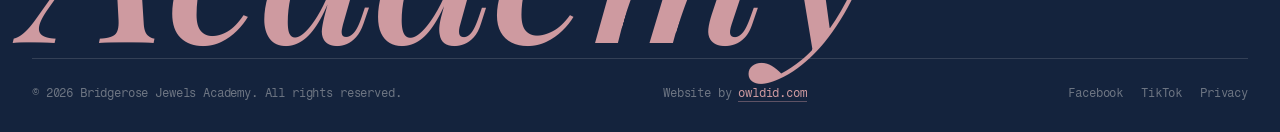
<file: admissions.html>
<!DOCTYPE html>
<html lang="en">
<head>
  <meta charset="UTF-8">
  <meta name="viewport" content="width=device-width, initial-scale=1.0">
  <title>Admissions | Bridgerose Jewels Academy</title>
  <meta name="description" content="How to join Bridgerose Jewels Academy in Utawala, Nairobi — admission requirements, the enrollment process and an online inquiry form.">
  <link rel="canonical" href="https://bridgerosejewels.academy/admissions.html">
  <meta property="og:type" content="website">
  <meta property="og:title" content="Admissions | Bridgerose Jewels Academy">
  <meta property="og:description" content="Admission requirements, the enrollment process and an inquiry form for Bridgerose Jewels Academy.">
  <meta property="og:image" content="assets/img/logo.png">
  <meta property="og:url" content="https://bridgerosejewels.academy/admissions.html">

  <link rel="icon" type="image/svg+xml" href="assets/img/favicon.svg">
  <link rel="preconnect" href="https://fonts.googleapis.com">
  <link rel="preconnect" href="https://fonts.gstatic.com" crossorigin>
  <link href="https://fonts.googleapis.com/css2?family=Inter:wght@400;500;600;700;800&family=Playfair+Display:ital,wght@1,500;1,600&family=Fragment+Mono&display=swap" rel="stylesheet">
  <link rel="stylesheet" href="assets/css/styles.css">
</head>
<body>
  <a class="skip-link" href="#main">Skip to content</a>

  <div class="utility">
    <div class="page-wrap">
      <a href="tel:+254722386854">0722 386 854</a>
      <span>·</span>
      <a href="tel:+254701236047">0701 236 047</a>
      <span>·</span>
      <a href="mailto:bridgerosejewels@gmail.com">bridgerosejewels@gmail.com</a>
    </div>
  </div>

  <header class="nav">
    <div class="nav-inner">
      <a class="nav-logo" href="index.html" aria-label="Bridgerose Jewels Academy — home">
        <span class="nav-logo-badge">
          <img src="assets/img/logo.png" alt="Bridgerose Jewels Academy crest" width="64" height="64">
        </span>
        <span class="nav-logo-text"><span class="lockup-main">Bridgerose Jewels</span><span class="lockup-sub">Academy</span></span>
      </a>
      <nav class="nav-links" aria-label="Primary">
        <a href="index.html">Home</a>
        <a href="about.html">About</a>
        <a href="academics.html">Academics</a>
        <a href="admissions.html">Admissions</a>
        <a href="fees.html">Fees</a>
        <a href="activities.html">Activities</a>
        <a href="transport.html">Transport</a>
        <a href="contact.html">Contact</a>
      </nav>
      <a class="nav-cta" href="admissions.html">Apply Now</a>
      <button class="nav-burger" aria-label="Open menu" aria-expanded="false">
        <span></span><span></span><span></span>
      </button>
    </div>
  </header>

  <div class="nav-overlay" aria-hidden="true">
    <a href="index.html">Home</a>
    <a href="about.html">About</a>
    <a href="academics.html">Academics</a>
    <a href="admissions.html">Admissions</a>
    <a href="fees.html">Fees</a>
    <a href="activities.html">Activities</a>
    <a href="transport.html">Transport</a>
    <a href="contact.html">Contact</a>
    <a class="btn btn-primary" href="admissions.html">Apply Now &rarr;</a>
  </div>
  <div class="nav-spacer"></div>

  <main id="main">

    <section class="hero banner bg-ink">
      <div class="page-wrap">
        <p class="banner-crumb reveal"><a href="index.html">Home</a> &nbsp;/&nbsp; Admissions</p>
        <h1 class="h-1 reveal">Join <span class="em">Bridgerose</span> Jewels Academy.</h1>
        <p class="banner-sub lead reveal">We'd be delighted to welcome your child. Here's everything you need to begin.</p>
      </div>
    </section>

    <!-- intro + requirements -->
    <section class="section bg-paper panel">
      <div class="page-wrap">
        <div class="split">
          <div class="reveal">
            <p class="eyebrow">Welcome, Parents</p>
            <h2 class="h-2 mt-24">A warm <span class="em">welcome</span> awaits.</h2>
            <div class="prose">
              <p>Choosing a school is one of the most important decisions a family makes. At Bridgerose Jewels Academy, we make joining simple, and we are always happy to answer your questions.</p>
              <p>Admissions are open throughout the year, subject to availability of places.</p>
            </div>
          </div>
          <div class="reveal">
            <p class="eyebrow">What to Bring</p>
            <h3 class="h-3 mt-24" style="margin-bottom:22px">Admission requirements</h3>
            <ul class="checklist">
              <li>A copy of the child's birth certificate</li>
              <li>Recent passport-size photographs</li>
              <li>Previous school report (for transfers)</li>
              <li>Immunization card (Playgroup&ndash;PP2)</li>
            </ul>
            <p class="callout mt-24">Requirements are indicative &mdash; please confirm the current list with the school office.</p>
          </div>
        </div>
      </div>
    </section>

    <!-- process -->
    <section class="section bg-ink panel">
      <div class="page-wrap">
        <div class="section-head reveal">
          <p class="eyebrow">Admission Process</p>
          <h2 class="h-2">Five simple <span class="em">steps</span>.</h2>
        </div>
        <div class="steps">
          <div class="step reveal">
            <div class="step-num">1</div>
            <div><h3 class="h-4">Inquire</h3><p>Get in touch by phone or email, or send the inquiry form below.</p></div>
          </div>
          <div class="step reveal">
            <div class="step-num">2</div>
            <div><h3 class="h-4">Visit the school</h3><p>Come for a tour, meet our staff and see the campus and classrooms.</p></div>
          </div>
          <div class="step reveal">
            <div class="step-num">3</div>
            <div><h3 class="h-4">Collect &amp; submit the form</h3><p>Complete the application form and return it with the required documents.</p></div>
          </div>
          <div class="step reveal">
            <div class="step-num">4</div>
            <div><h3 class="h-4">Assessment</h3><p>A simple assessment or interview, where applicable, to place your child well.</p></div>
          </div>
          <div class="step reveal">
            <div class="step-num">5</div>
            <div><h3 class="h-4">Pay fees &amp; join</h3><p>Settle the term fees and receive your joining instructions. Welcome aboard!</p></div>
          </div>
        </div>
      </div>
    </section>

    <!-- term calendar -->
    <section class="section bg-paper panel">
      <div class="page-wrap">
        <div class="split">
          <div class="reveal">
            <p class="eyebrow">When to Apply</p>
            <h2 class="h-2 mt-24">Apply <span class="em">any time</span>.</h2>
          </div>
          <div class="prose reveal">
            <p>Admissions are open throughout the year, subject to the availability of places in each class. Applying early helps us reserve a space for your child.</p>
            <p>Our terms follow the Kenyan school calendar. Please contact the office for the dates of the current and upcoming terms.</p>
          </div>
        </div>
      </div>
    </section>

    <!-- inquiry form -->
    <section class="section bg-ink panel">
      <div class="page-wrap">
        <div class="split">
          <div class="reveal">
            <p class="eyebrow">Inquiry Form</p>
            <h2 class="h-2 mt-24">Send us an <span class="em">inquiry</span>.</h2>
            <div class="prose">
              <p>Tell us a little about your child and we'll get back to you with the next steps.</p>
              <p style="color:var(--on-ink-2)">Prefer to talk? Call <a href="tel:+254722386854" style="color:var(--rose)">0722 386 854</a> or <a href="tel:+254701236047" style="color:var(--rose)">0701 236 047</a>.</p>
            </div>
          </div>
          <form class="form-card reveal" data-form data-subject="New admissions inquiry — Bridgerose Jewels Academy" novalidate>
            <div class="field">
              <label for="i-name">Parent / Guardian Name</label>
              <input id="i-name" name="parent_name" type="text" required placeholder="Your full name">
              <span class="field-error"></span>
            </div>
            <div class="form-row">
              <div class="field">
                <label for="i-phone">Phone</label>
                <input id="i-phone" name="phone" type="tel" data-type="phone" required placeholder="07XX XXX XXX">
                <span class="field-error"></span>
              </div>
              <div class="field">
                <label for="i-email">Email</label>
                <input id="i-email" name="email" type="email" required placeholder="you@example.com">
                <span class="field-error"></span>
              </div>
            </div>
            <div class="field">
              <label for="i-class">Child's Class / Age</label>
              <input id="i-class" name="child_class" type="text" required placeholder="e.g. PP2, or age 5">
              <span class="field-error"></span>
            </div>
            <div class="field">
              <label for="i-msg">Message</label>
              <textarea id="i-msg" name="message" placeholder="Anything you'd like us to know"></textarea>
              <span class="field-error"></span>
            </div>
            <div class="hp-field" aria-hidden="true">
              <label for="i-website">Leave this empty</label>
              <input id="i-website" class="hp-input" name="website" type="text" tabindex="-1" autocomplete="off">
            </div>
            <button type="submit" class="btn btn-primary">Send Inquiry</button>
            <div class="form-note" role="status" aria-live="polite"></div>
          </form>
        </div>
      </div>
    </section>

    <!-- faq + cta -->
    <section class="section bg-paper panel">
      <div class="page-wrap">
        <div class="section-head reveal">
          <p class="eyebrow">Questions</p>
          <h2 class="h-2">Admissions <span class="em">FAQ</span>.</h2>
        </div>
        <div class="faq">
          <div class="faq-item reveal">
            <button class="faq-q">When can my child join?<span class="faq-toggle" aria-hidden="true">+</span></button>
            <div class="faq-a"><p>Admissions are open throughout the year, subject to availability of places. We recommend applying early.</p></div>
          </div>
          <div class="faq-item reveal">
            <button class="faq-q">From what age do you admit children?<span class="faq-toggle" aria-hidden="true">+</span></button>
            <div class="faq-a"><p>We welcome children from Playgroup age through to Grade 6. Exact age guidance can be confirmed with the office.</p></div>
          </div>
          <div class="faq-item reveal">
            <button class="faq-q">Is there an assessment?<span class="faq-toggle" aria-hidden="true">+</span></button>
            <div class="faq-a"><p>A simple assessment or interview is carried out where applicable, mainly to place your child in the right level.</p></div>
          </div>
          <div class="faq-item reveal">
            <button class="faq-q">Do you offer transport?<span class="faq-toggle" aria-hidden="true">+</span></button>
            <div class="faq-a"><p>Yes &mdash; we run transport on eleven routes across Utawala and nearby estates. See the <a href="transport.html" style="color:var(--maroon)">Transport</a> page.</p></div>
          </div>
        </div>
        <div class="cta-band reveal mt-40">
          <div>
            <h2 class="h-2">Let's get <span class="em">started</span>.</h2>
            <p>Call or WhatsApp 0722 386 854 / 0701 236 047, or send the inquiry form above.</p>
          </div>
          <a class="btn btn-arrow" href="tel:+254722386854">Call the office</a>
        </div>
      </div>
    </section>

  </main>

  <footer class="footer">
    <div class="page-wrap">
      <div class="footer-top">
        <div class="footer-brand">
          <span class="footer-logo">
            <span class="footer-logo-badge">
              <img src="assets/img/logo.png" alt="Bridgerose Jewels Academy crest" width="64" height="64">
            </span>
            <span class="nav-logo-text"><span class="lockup-main">Bridgerose Jewels</span><span class="lockup-sub">Academy</span></span>
          </span>
          <p>A CBC-aligned primary school nurturing the brilliance in every child &mdash; Utawala, Embakasi East, Nairobi County.</p>
        </div>
        <div class="footer-col">
          <h4>Explore</h4>
          <a href="about.html">About</a>
          <a href="academics.html">Academics</a>
          <a href="admissions.html">Admissions</a>
          <a href="fees.html">Fees</a>
          <a href="gallery.html">Gallery</a>
        </div>
        <div class="footer-col">
          <h4>School Life</h4>
          <a href="activities.html">Activities</a>
          <a href="transport.html">Transport</a>
          <a href="contact.html">Contact</a>
          <a href="admissions.html">Apply Now</a>
        </div>
        <div class="footer-col">
          <h4>Get in Touch</h4>
          <a href="tel:+254722386854">0722 386 854</a>
          <a href="tel:+254701236047">0701 236 047</a>
          <a href="mailto:bridgerosejewels@gmail.com">bridgerosejewels@gmail.com</a>
          <p>Utawala, Nairobi</p>
        </div>
      </div>
      <div class="footer-word" aria-hidden="true">Bridgerose Jewels <b>Academy</b></div>
      <div class="footer-bottom">
        <p>&copy; <span data-year>2026</span> Bridgerose Jewels Academy. All rights reserved.</p>
        <p class="footer-credit">Website by <a href="https://owldid.com" target="_blank" rel="noopener">owldid.com</a></p>
        <div class="footer-social">
          <a href="#" aria-label="Facebook">Facebook</a>
          <a href="#" aria-label="TikTok">TikTok</a>
          <a href="contact.html">Privacy</a>
        </div>
      </div>
    </div>
  </footer>

  <script src="assets/js/main.js"></script>
  <script src="assets/js/form.js"></script>
</body>
</html>
</file>
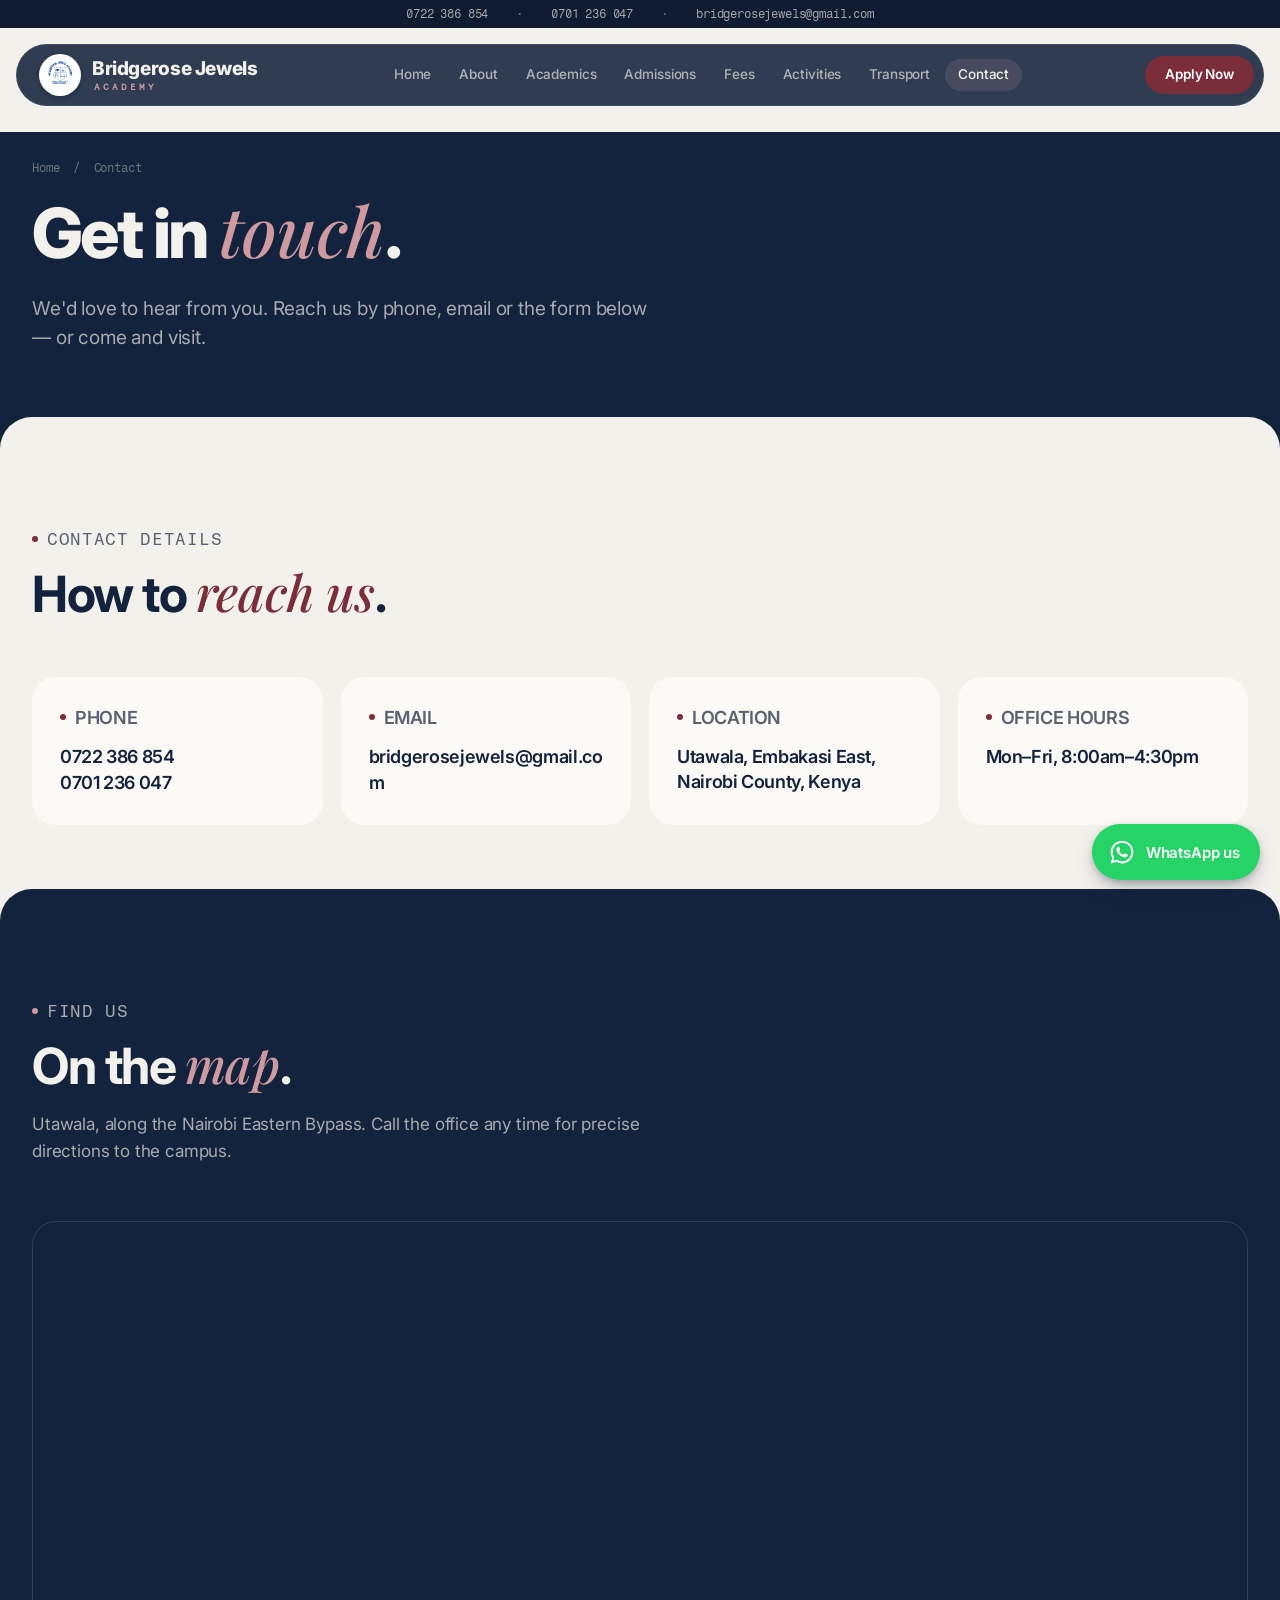
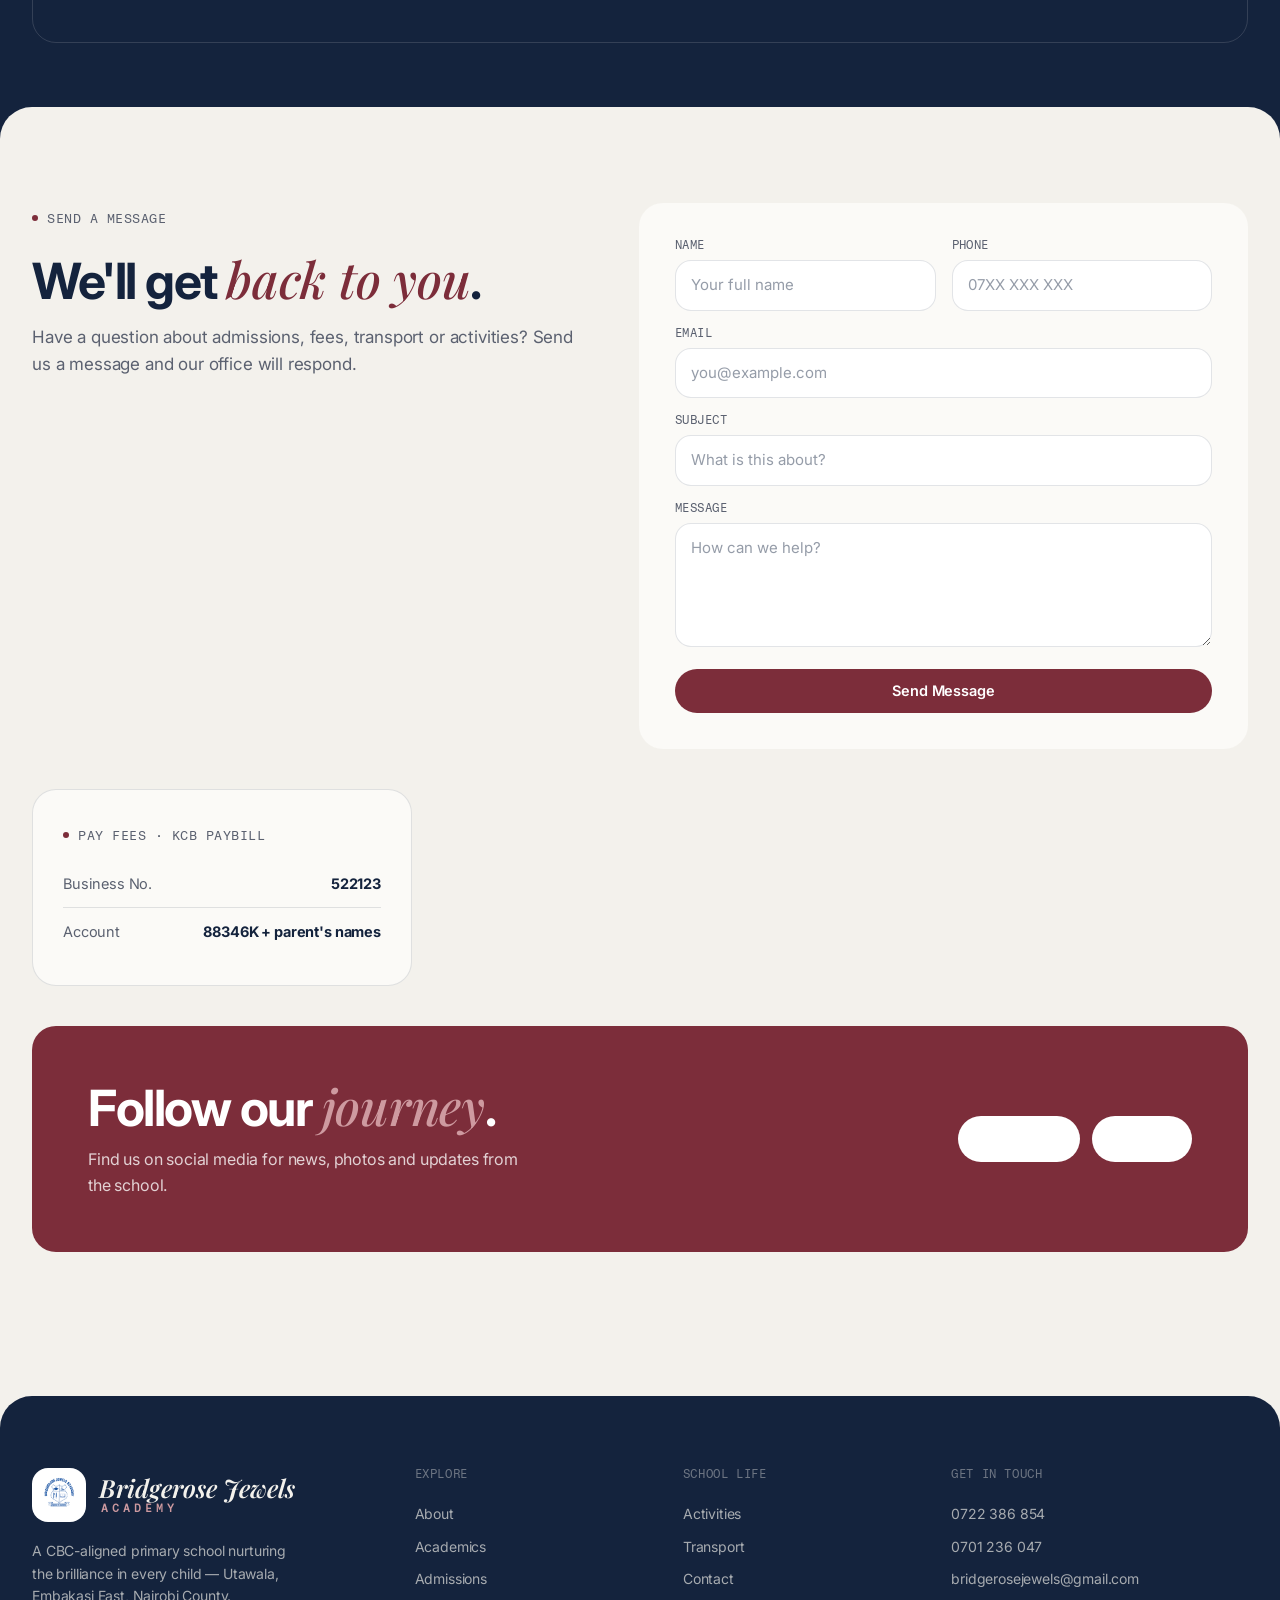
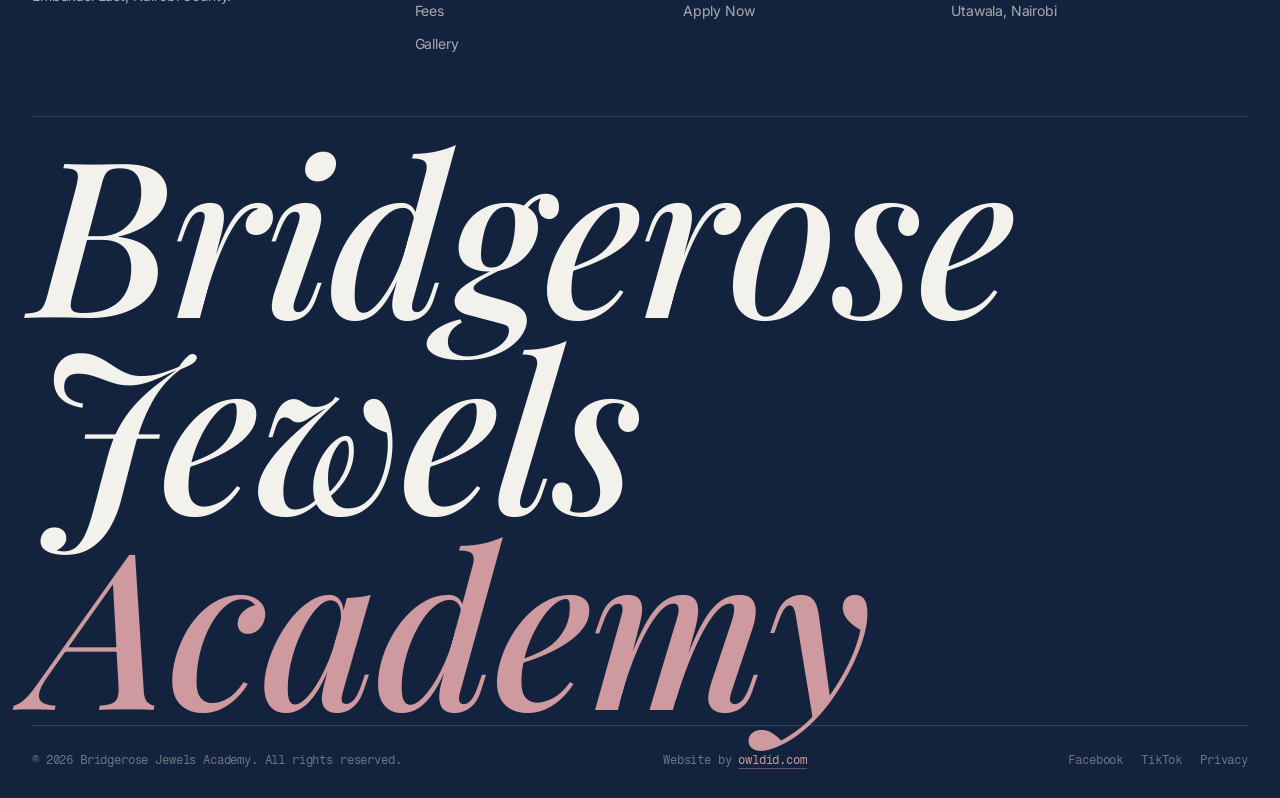
<file: contact.html>
<!DOCTYPE html>
<html lang="en">
<head>
  <meta charset="UTF-8">
  <meta name="viewport" content="width=device-width, initial-scale=1.0">
  <title>Contact Us | Bridgerose Jewels Academy</title>
  <meta name="description" content="Get in touch with Bridgerose Jewels Academy, Utawala, Nairobi — phone, email, location, map and a contact form for inquiries.">
  <link rel="canonical" href="https://bridgerosejewels.academy/contact.html">
  <meta property="og:type" content="website">
  <meta property="og:title" content="Contact Us | Bridgerose Jewels Academy">
  <meta property="og:description" content="Phone, email, location and a contact form for Bridgerose Jewels Academy, Utawala, Nairobi.">
  <meta property="og:image" content="assets/img/logo.png">
  <meta property="og:url" content="https://bridgerosejewels.academy/contact.html">

  <link rel="icon" type="image/svg+xml" href="assets/img/favicon.svg">
  <link rel="preconnect" href="https://fonts.googleapis.com">
  <link rel="preconnect" href="https://fonts.gstatic.com" crossorigin>
  <link href="https://fonts.googleapis.com/css2?family=Inter:wght@400;500;600;700;800&family=Playfair+Display:ital,wght@1,500;1,600&family=Fragment+Mono&display=swap" rel="stylesheet">
  <link rel="stylesheet" href="assets/css/styles.css">
</head>
<body>
  <a class="skip-link" href="#main">Skip to content</a>

  <div class="utility">
    <div class="page-wrap">
      <a href="tel:+254722386854">0722 386 854</a>
      <span>·</span>
      <a href="tel:+254701236047">0701 236 047</a>
      <span>·</span>
      <a href="mailto:bridgerosejewels@gmail.com">bridgerosejewels@gmail.com</a>
    </div>
  </div>

  <header class="nav">
    <div class="nav-inner">
      <a class="nav-logo" href="index.html" aria-label="Bridgerose Jewels Academy — home">
        <span class="nav-logo-badge">
          <img src="assets/img/logo.png" alt="Bridgerose Jewels Academy crest" width="64" height="64">
        </span>
        <span class="nav-logo-text"><span class="lockup-main">Bridgerose Jewels</span><span class="lockup-sub">Academy</span></span>
      </a>
      <nav class="nav-links" aria-label="Primary">
        <a href="index.html">Home</a>
        <a href="about.html">About</a>
        <a href="academics.html">Academics</a>
        <a href="admissions.html">Admissions</a>
        <a href="fees.html">Fees</a>
        <a href="activities.html">Activities</a>
        <a href="transport.html">Transport</a>
        <a href="contact.html">Contact</a>
      </nav>
      <a class="nav-cta" href="admissions.html">Apply Now</a>
      <button class="nav-burger" aria-label="Open menu" aria-expanded="false">
        <span></span><span></span><span></span>
      </button>
    </div>
  </header>

  <div class="nav-overlay" aria-hidden="true">
    <a href="index.html">Home</a>
    <a href="about.html">About</a>
    <a href="academics.html">Academics</a>
    <a href="admissions.html">Admissions</a>
    <a href="fees.html">Fees</a>
    <a href="activities.html">Activities</a>
    <a href="transport.html">Transport</a>
    <a href="contact.html">Contact</a>
    <a class="btn btn-primary" href="admissions.html">Apply Now &rarr;</a>
  </div>
  <div class="nav-spacer"></div>

  <main id="main">

    <section class="hero banner bg-ink">
      <div class="page-wrap">
        <p class="banner-crumb reveal"><a href="index.html">Home</a> &nbsp;/&nbsp; Contact</p>
        <h1 class="h-1 reveal">Get in <span class="em">touch</span>.</h1>
        <p class="banner-sub lead reveal">We'd love to hear from you. Reach us by phone, email or the form below &mdash; or come and visit.</p>
      </div>
    </section>

    <!-- contact details -->
    <section class="section bg-paper panel">
      <div class="page-wrap">
        <div class="section-head reveal">
          <p class="eyebrow">Contact Details</p>
          <h2 class="h-2">How to <span class="em">reach us</span>.</h2>
        </div>
        <div class="grid grid-4">
          <div class="contact-card reveal">
            <p class="eyebrow">Phone</p>
            <a href="tel:+254722386854">0722 386 854</a><br>
            <a href="tel:+254701236047">0701 236 047</a>
          </div>
          <div class="contact-card reveal">
            <p class="eyebrow">Email</p>
            <a href="mailto:bridgerosejewels@gmail.com">bridgerosejewels@gmail.com</a>
          </div>
          <div class="contact-card reveal">
            <p class="eyebrow">Location</p>
            <p>Utawala, Embakasi East, Nairobi County, Kenya</p>
          </div>
          <div class="contact-card reveal">
            <p class="eyebrow">Office Hours</p>
            <p>Mon&ndash;Fri, 8:00am&ndash;4:30pm</p>
          </div>
        </div>
      </div>
    </section>

    <!-- map -->
    <section class="section bg-ink panel">
      <div class="page-wrap">
        <div class="section-head reveal">
          <p class="eyebrow">Find Us</p>
          <h2 class="h-2">On the <span class="em">map</span>.</h2>
          <p>Utawala, along the Nairobi Eastern Bypass. Call the office any time for precise directions to the campus.</p>
        </div>
        <div class="map-frame reveal">
          <iframe
            title="Map of Bridgerose Jewels Academy, Utawala"
            src="https://www.google.com/maps?q=-1.2863107,36.9772876&z=16&output=embed"
            loading="lazy"
            referrerpolicy="no-referrer-when-downgrade"></iframe>
        </div>
      </div>
    </section>

    <!-- form + payment + social -->
    <section class="section bg-paper panel">
      <div class="page-wrap">
        <div class="split">
          <div class="reveal">
            <p class="eyebrow">Send a Message</p>
            <h2 class="h-2 mt-24">We'll get <span class="em">back to you</span>.</h2>
            <div class="prose">
              <p>Have a question about admissions, fees, transport or activities? Send us a message and our office will respond.</p>
            </div>
          </div>
          <form class="form-card reveal" data-form data-subject="New contact message — Bridgerose Jewels Academy" novalidate>
            <div class="form-row">
              <div class="field">
                <label for="c-name">Name</label>
                <input id="c-name" name="name" type="text" required placeholder="Your full name">
                <span class="field-error"></span>
              </div>
              <div class="field">
                <label for="c-phone">Phone</label>
                <input id="c-phone" name="phone" type="tel" data-type="phone" required placeholder="07XX XXX XXX">
                <span class="field-error"></span>
              </div>
            </div>
            <div class="field">
              <label for="c-email">Email</label>
              <input id="c-email" name="email" type="email" required placeholder="you@example.com">
              <span class="field-error"></span>
            </div>
            <div class="field">
              <label for="c-subject">Subject</label>
              <input id="c-subject" name="subject_line" type="text" required placeholder="What is this about?">
              <span class="field-error"></span>
            </div>
            <div class="field">
              <label for="c-msg">Message</label>
              <textarea id="c-msg" name="message" required placeholder="How can we help?"></textarea>
              <span class="field-error"></span>
            </div>
            <div class="hp-field" aria-hidden="true">
              <label for="c-website">Leave this empty</label>
              <input id="c-website" class="hp-input" name="website" type="text" tabindex="-1" autocomplete="off">
            </div>
            <button type="submit" class="btn btn-primary">Send Message</button>
            <div class="form-note" role="status" aria-live="polite"></div>
          </form>
        </div>

        <div class="pay-grid mt-40">
          <div class="pay-card reveal">
            <p class="eyebrow">Pay Fees · KCB Paybill</p>
            <div class="pay-line"><span>Business No.</span><b>522123</b></div>
            <div class="pay-line"><span>Account</span><b>88346K + parent's names</b></div>
          </div>
        </div>

        <div class="cta-band reveal mt-40">
          <div>
            <h2 class="h-2">Follow our <span class="em">journey</span>.</h2>
            <p>Find us on social media for news, photos and updates from the school.</p>
          </div>
          <div style="display:flex;gap:12px;flex-wrap:wrap">
            <a class="btn btn-outline" href="#" style="border-color:rgba(255,255,255,0.4);color:#fff">Facebook</a>
            <a class="btn btn-outline" href="#" style="border-color:rgba(255,255,255,0.4);color:#fff">TikTok</a>
          </div>
        </div>
      </div>
    </section>

  </main>

  <footer class="footer">
    <div class="page-wrap">
      <div class="footer-top">
        <div class="footer-brand">
          <span class="footer-logo">
            <span class="footer-logo-badge">
              <img src="assets/img/logo.png" alt="Bridgerose Jewels Academy crest" width="64" height="64">
            </span>
            <span class="nav-logo-text"><span class="lockup-main">Bridgerose Jewels</span><span class="lockup-sub">Academy</span></span>
          </span>
          <p>A CBC-aligned primary school nurturing the brilliance in every child &mdash; Utawala, Embakasi East, Nairobi County.</p>
        </div>
        <div class="footer-col">
          <h4>Explore</h4>
          <a href="about.html">About</a>
          <a href="academics.html">Academics</a>
          <a href="admissions.html">Admissions</a>
          <a href="fees.html">Fees</a>
          <a href="gallery.html">Gallery</a>
        </div>
        <div class="footer-col">
          <h4>School Life</h4>
          <a href="activities.html">Activities</a>
          <a href="transport.html">Transport</a>
          <a href="contact.html">Contact</a>
          <a href="admissions.html">Apply Now</a>
        </div>
        <div class="footer-col">
          <h4>Get in Touch</h4>
          <a href="tel:+254722386854">0722 386 854</a>
          <a href="tel:+254701236047">0701 236 047</a>
          <a href="mailto:bridgerosejewels@gmail.com">bridgerosejewels@gmail.com</a>
          <p>Utawala, Nairobi</p>
        </div>
      </div>
      <div class="footer-word" aria-hidden="true">Bridgerose Jewels <b>Academy</b></div>
      <div class="footer-bottom">
        <p>&copy; <span data-year>2026</span> Bridgerose Jewels Academy. All rights reserved.</p>
        <p class="footer-credit">Website by <a href="https://owldid.com" target="_blank" rel="noopener">owldid.com</a></p>
        <div class="footer-social">
          <a href="#" aria-label="Facebook">Facebook</a>
          <a href="#" aria-label="TikTok">TikTok</a>
          <a href="contact.html">Privacy</a>
        </div>
      </div>
    </div>
  </footer>

  <script src="assets/js/main.js"></script>
  <script src="assets/js/form.js"></script>
</body>
</html>
</file>
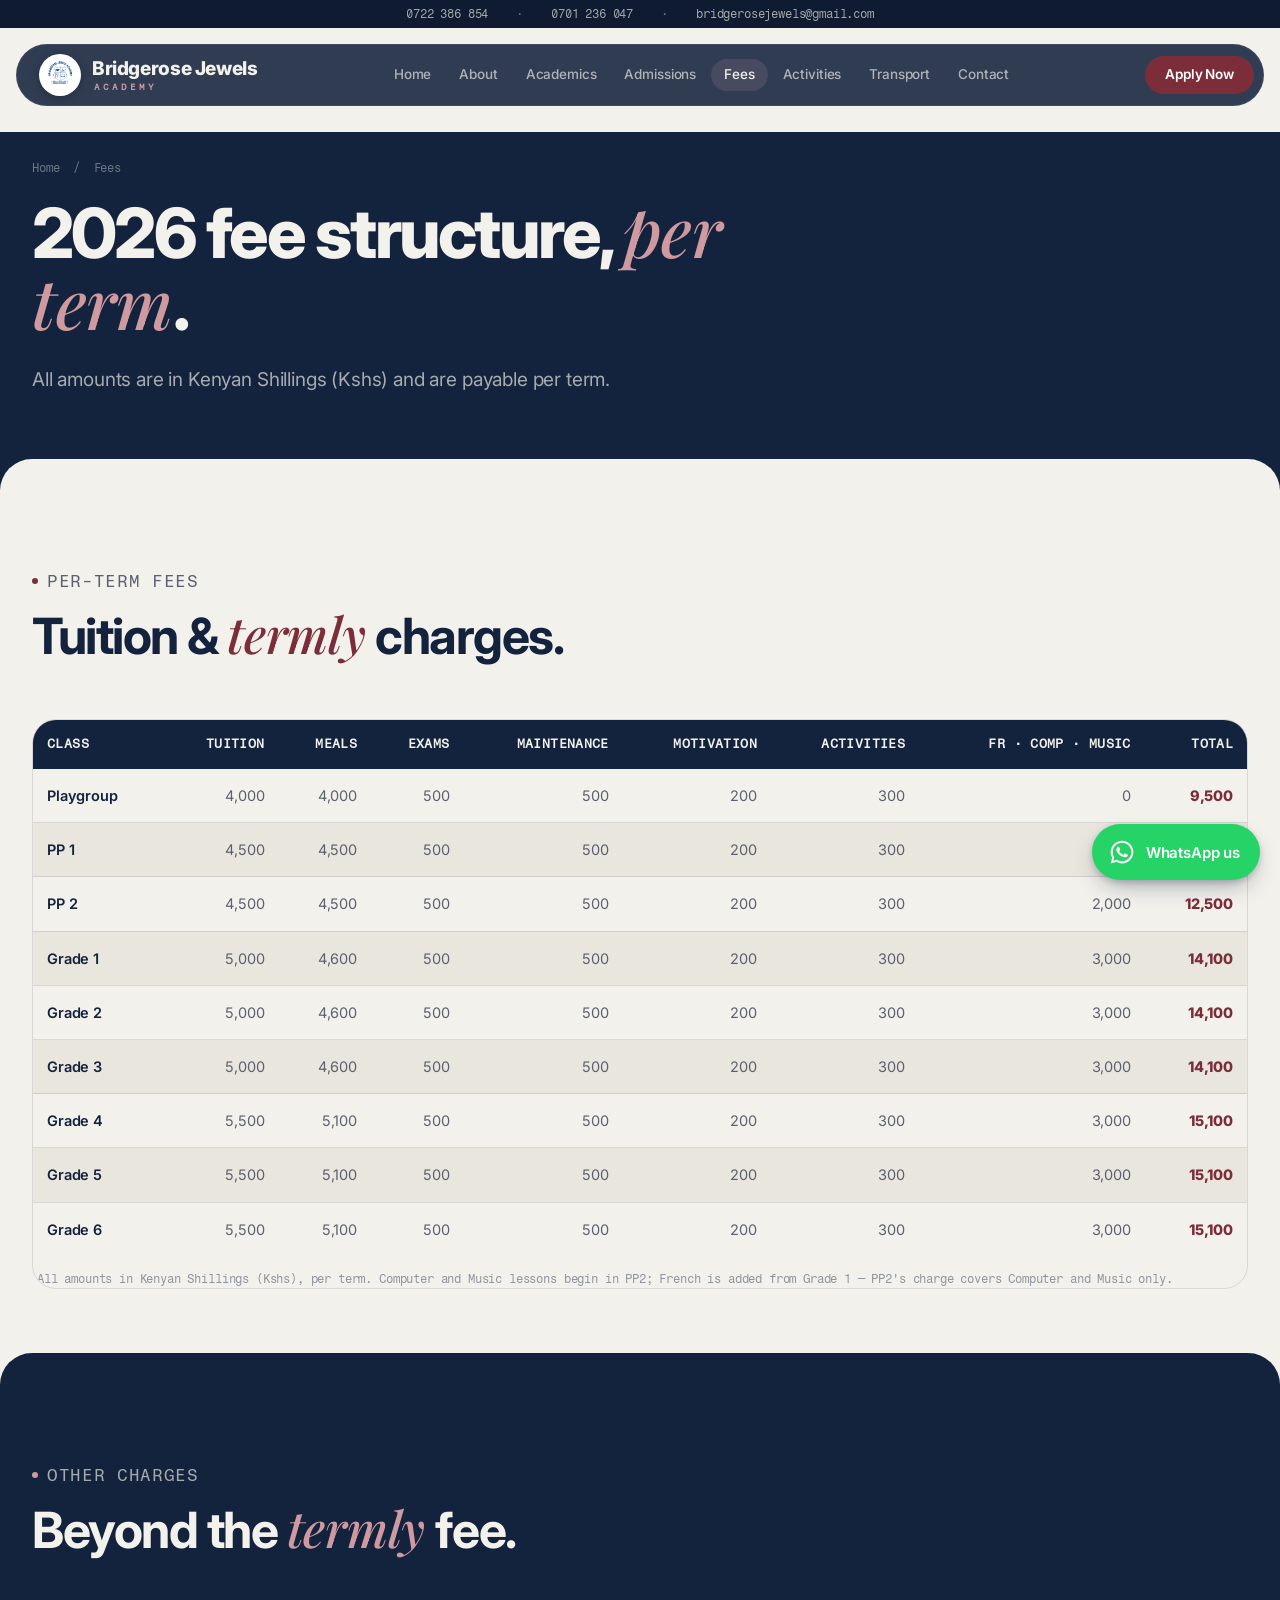
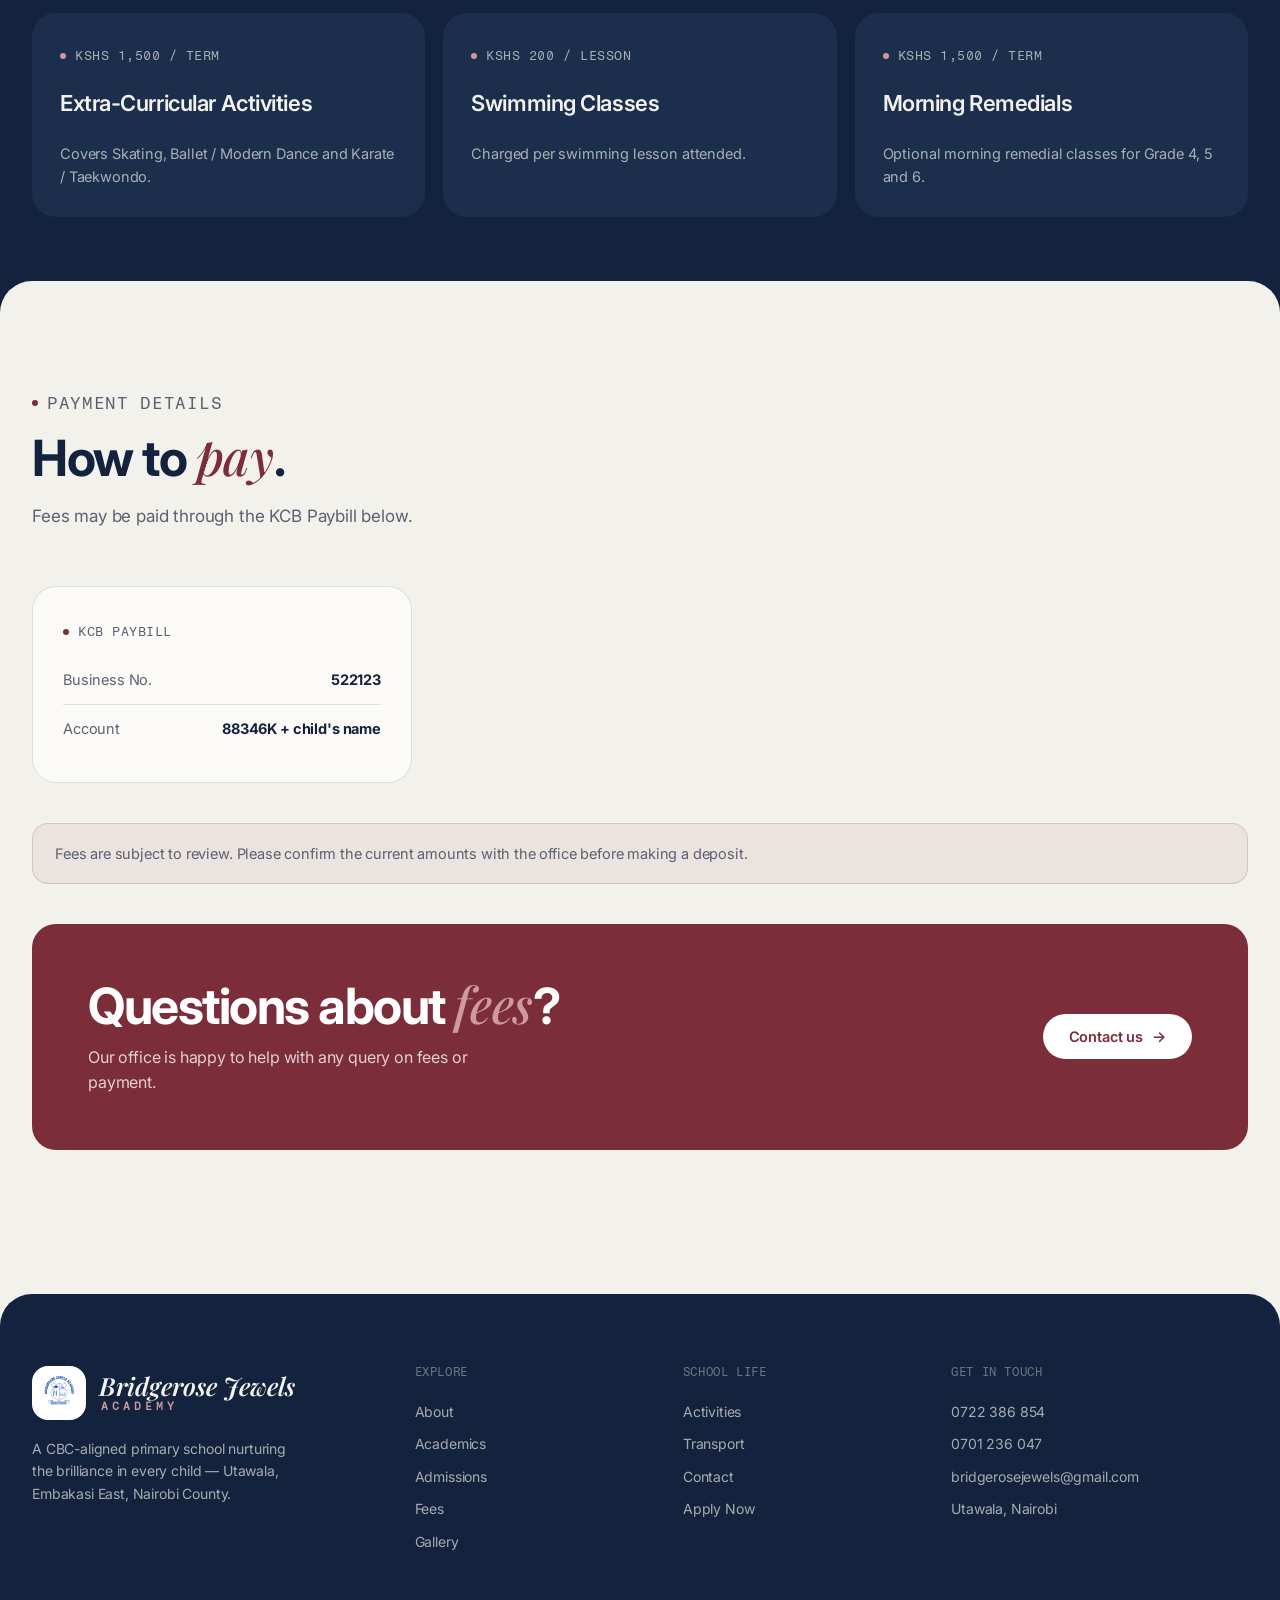
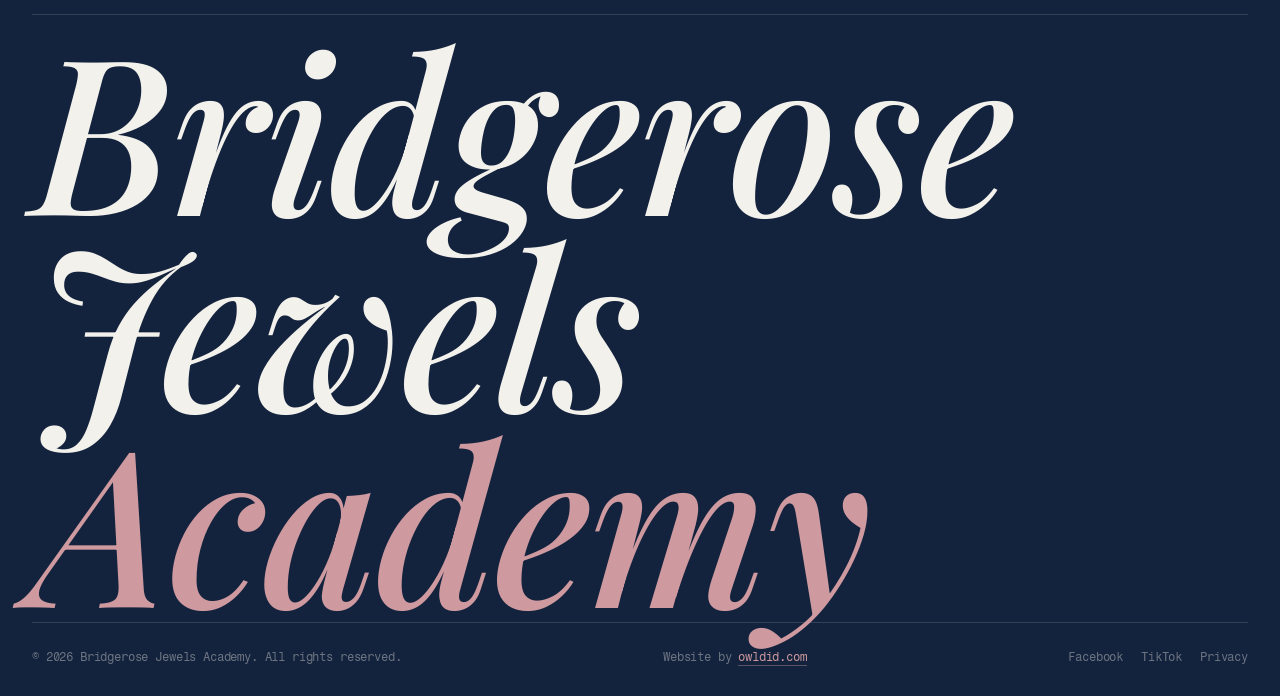
<file: fees.html>
<!DOCTYPE html>
<html lang="en">
<head>
  <meta charset="UTF-8">
  <meta name="viewport" content="width=device-width, initial-scale=1.0">
  <title>Fee Structure 2026 | Bridgerose Jewels Academy</title>
  <meta name="description" content="The 2026 per-term fee structure for Bridgerose Jewels Academy, Utawala — tuition, meals and other charges, plus KCB Paybill payment details.">
  <link rel="canonical" href="https://bridgerosejewels.academy/fees.html">
  <meta property="og:type" content="website">
  <meta property="og:title" content="Fee Structure 2026 | Bridgerose Jewels Academy">
  <meta property="og:description" content="2026 per-term fees, other charges and payment details for Bridgerose Jewels Academy.">
  <meta property="og:image" content="assets/img/logo.png">
  <meta property="og:url" content="https://bridgerosejewels.academy/fees.html">

  <link rel="icon" type="image/svg+xml" href="assets/img/favicon.svg">
  <link rel="preconnect" href="https://fonts.googleapis.com">
  <link rel="preconnect" href="https://fonts.gstatic.com" crossorigin>
  <link href="https://fonts.googleapis.com/css2?family=Inter:wght@400;500;600;700;800&family=Playfair+Display:ital,wght@1,500;1,600&family=Fragment+Mono&display=swap" rel="stylesheet">
  <link rel="stylesheet" href="assets/css/styles.css">
</head>
<body>
  <a class="skip-link" href="#main">Skip to content</a>

  <div class="utility">
    <div class="page-wrap">
      <a href="tel:+254722386854">0722 386 854</a>
      <span>·</span>
      <a href="tel:+254701236047">0701 236 047</a>
      <span>·</span>
      <a href="mailto:bridgerosejewels@gmail.com">bridgerosejewels@gmail.com</a>
    </div>
  </div>

  <header class="nav">
    <div class="nav-inner">
      <a class="nav-logo" href="index.html" aria-label="Bridgerose Jewels Academy — home">
        <span class="nav-logo-badge">
          <img src="assets/img/logo.png" alt="Bridgerose Jewels Academy crest" width="64" height="64">
        </span>
        <span class="nav-logo-text"><span class="lockup-main">Bridgerose Jewels</span><span class="lockup-sub">Academy</span></span>
      </a>
      <nav class="nav-links" aria-label="Primary">
        <a href="index.html">Home</a>
        <a href="about.html">About</a>
        <a href="academics.html">Academics</a>
        <a href="admissions.html">Admissions</a>
        <a href="fees.html">Fees</a>
        <a href="activities.html">Activities</a>
        <a href="transport.html">Transport</a>
        <a href="contact.html">Contact</a>
      </nav>
      <a class="nav-cta" href="admissions.html">Apply Now</a>
      <button class="nav-burger" aria-label="Open menu" aria-expanded="false">
        <span></span><span></span><span></span>
      </button>
    </div>
  </header>

  <div class="nav-overlay" aria-hidden="true">
    <a href="index.html">Home</a>
    <a href="about.html">About</a>
    <a href="academics.html">Academics</a>
    <a href="admissions.html">Admissions</a>
    <a href="fees.html">Fees</a>
    <a href="activities.html">Activities</a>
    <a href="transport.html">Transport</a>
    <a href="contact.html">Contact</a>
    <a class="btn btn-primary" href="admissions.html">Apply Now &rarr;</a>
  </div>
  <div class="nav-spacer"></div>

  <main id="main">

    <section class="hero banner bg-ink">
      <div class="page-wrap">
        <p class="banner-crumb reveal"><a href="index.html">Home</a> &nbsp;/&nbsp; Fees</p>
        <h1 class="h-1 reveal">2026 fee structure, <span class="em">per term</span>.</h1>
        <p class="banner-sub lead reveal">All amounts are in Kenyan Shillings (Kshs) and are payable per term.</p>
      </div>
    </section>

    <!-- fees table -->
    <section class="section bg-paper panel">
      <div class="page-wrap">
        <div class="section-head reveal">
          <p class="eyebrow">Per-Term Fees</p>
          <h2 class="h-2">Tuition &amp; <span class="em">termly</span> charges.</h2>
        </div>
        <div class="table-wrap reveal">
          <table class="data-table">
            <caption>All amounts in Kenyan Shillings (Kshs), per term. Computer and Music lessons begin in PP2; French is added from Grade 1 &mdash; PP2's charge covers Computer and Music only.</caption>
            <thead>
              <tr>
                <th scope="col">Class</th>
                <th scope="col">Tuition</th>
                <th scope="col">Meals</th>
                <th scope="col">Exams</th>
                <th scope="col">Maintenance</th>
                <th scope="col">Motivation</th>
                <th scope="col">Activities</th>
                <th scope="col">Fr · Comp · Music</th>
                <th scope="col">Total</th>
              </tr>
            </thead>
            <tbody>
              <tr>
                <td data-label="Class">Playgroup</td>
                <td data-label="Tuition">4,000</td><td data-label="Meals">4,000</td><td data-label="Exams">500</td>
                <td data-label="Maintenance">500</td><td data-label="Motivation">200</td><td data-label="Activities">300</td>
                <td data-label="Fr · Comp · Music">0</td><td data-label="Total" class="total">9,500</td>
              </tr>
              <tr>
                <td data-label="Class">PP 1</td>
                <td data-label="Tuition">4,500</td><td data-label="Meals">4,500</td><td data-label="Exams">500</td>
                <td data-label="Maintenance">500</td><td data-label="Motivation">200</td><td data-label="Activities">300</td>
                <td data-label="Fr · Comp · Music">0</td><td data-label="Total" class="total">10,500</td>
              </tr>
              <tr>
                <td data-label="Class">PP 2</td>
                <td data-label="Tuition">4,500</td><td data-label="Meals">4,500</td><td data-label="Exams">500</td>
                <td data-label="Maintenance">500</td><td data-label="Motivation">200</td><td data-label="Activities">300</td>
                <td data-label="Fr · Comp · Music">2,000</td><td data-label="Total" class="total">12,500</td>
              </tr>
              <tr>
                <td data-label="Class">Grade 1</td>
                <td data-label="Tuition">5,000</td><td data-label="Meals">4,600</td><td data-label="Exams">500</td>
                <td data-label="Maintenance">500</td><td data-label="Motivation">200</td><td data-label="Activities">300</td>
                <td data-label="Fr · Comp · Music">3,000</td><td data-label="Total" class="total">14,100</td>
              </tr>
              <tr>
                <td data-label="Class">Grade 2</td>
                <td data-label="Tuition">5,000</td><td data-label="Meals">4,600</td><td data-label="Exams">500</td>
                <td data-label="Maintenance">500</td><td data-label="Motivation">200</td><td data-label="Activities">300</td>
                <td data-label="Fr · Comp · Music">3,000</td><td data-label="Total" class="total">14,100</td>
              </tr>
              <tr>
                <td data-label="Class">Grade 3</td>
                <td data-label="Tuition">5,000</td><td data-label="Meals">4,600</td><td data-label="Exams">500</td>
                <td data-label="Maintenance">500</td><td data-label="Motivation">200</td><td data-label="Activities">300</td>
                <td data-label="Fr · Comp · Music">3,000</td><td data-label="Total" class="total">14,100</td>
              </tr>
              <tr>
                <td data-label="Class">Grade 4</td>
                <td data-label="Tuition">5,500</td><td data-label="Meals">5,100</td><td data-label="Exams">500</td>
                <td data-label="Maintenance">500</td><td data-label="Motivation">200</td><td data-label="Activities">300</td>
                <td data-label="Fr · Comp · Music">3,000</td><td data-label="Total" class="total">15,100</td>
              </tr>
              <tr>
                <td data-label="Class">Grade 5</td>
                <td data-label="Tuition">5,500</td><td data-label="Meals">5,100</td><td data-label="Exams">500</td>
                <td data-label="Maintenance">500</td><td data-label="Motivation">200</td><td data-label="Activities">300</td>
                <td data-label="Fr · Comp · Music">3,000</td><td data-label="Total" class="total">15,100</td>
              </tr>
              <tr>
                <td data-label="Class">Grade 6</td>
                <td data-label="Tuition">5,500</td><td data-label="Meals">5,100</td><td data-label="Exams">500</td>
                <td data-label="Maintenance">500</td><td data-label="Motivation">200</td><td data-label="Activities">300</td>
                <td data-label="Fr · Comp · Music">3,000</td><td data-label="Total" class="total">15,100</td>
              </tr>
            </tbody>
          </table>
        </div>
      </div>
    </section>

    <!-- other charges -->
    <section class="section bg-ink panel">
      <div class="page-wrap">
        <div class="section-head reveal">
          <p class="eyebrow">Other Charges</p>
          <h2 class="h-2">Beyond the <span class="em">termly</span> fee.</h2>
        </div>
        <div class="grid grid-3">
          <article class="card reveal">
            <p class="eyebrow">Kshs 1,500 / term</p>
            <h3 class="h-3 mt-24">Extra-Curricular Activities</h3>
            <p class="body mt-24" style="color:var(--on-ink-2);font-size:14.5px">Covers Skating, Ballet / Modern Dance and Karate / Taekwondo.</p>
          </article>
          <article class="card reveal">
            <p class="eyebrow">Kshs 200 / lesson</p>
            <h3 class="h-3 mt-24">Swimming Classes</h3>
            <p class="body mt-24" style="color:var(--on-ink-2);font-size:14.5px">Charged per swimming lesson attended.</p>
          </article>
          <article class="card reveal">
            <p class="eyebrow">Kshs 1,500 / term</p>
            <h3 class="h-3 mt-24">Morning Remedials</h3>
            <p class="body mt-24" style="color:var(--on-ink-2);font-size:14.5px">Optional morning remedial classes for Grade 4, 5 and 6.</p>
          </article>
        </div>
      </div>
    </section>

    <!-- payment + note + cta -->
    <section class="section bg-paper panel">
      <div class="page-wrap">
        <div class="section-head reveal">
          <p class="eyebrow">Payment Details</p>
          <h2 class="h-2">How to <span class="em">pay</span>.</h2>
          <p>Fees may be paid through the KCB Paybill below.</p>
        </div>
        <div class="pay-grid">
          <div class="pay-card reveal">
            <p class="eyebrow">KCB Paybill</p>
            <div class="pay-line"><span>Business No.</span><b>522123</b></div>
            <div class="pay-line"><span>Account</span><b>88346K + child's name</b></div>
          </div>
        </div>
        <p class="callout mt-40 reveal">Fees are subject to review. Please confirm the current amounts with the office before making a deposit.</p>
        <div class="cta-band reveal mt-40">
          <div>
            <h2 class="h-2">Questions about <span class="em">fees</span>?</h2>
            <p>Our office is happy to help with any query on fees or payment.</p>
          </div>
          <a class="btn btn-arrow" href="contact.html">Contact us</a>
        </div>
      </div>
    </section>

  </main>

  <footer class="footer">
    <div class="page-wrap">
      <div class="footer-top">
        <div class="footer-brand">
          <span class="footer-logo">
            <span class="footer-logo-badge">
              <img src="assets/img/logo.png" alt="Bridgerose Jewels Academy crest" width="64" height="64">
            </span>
            <span class="nav-logo-text"><span class="lockup-main">Bridgerose Jewels</span><span class="lockup-sub">Academy</span></span>
          </span>
          <p>A CBC-aligned primary school nurturing the brilliance in every child &mdash; Utawala, Embakasi East, Nairobi County.</p>
        </div>
        <div class="footer-col">
          <h4>Explore</h4>
          <a href="about.html">About</a>
          <a href="academics.html">Academics</a>
          <a href="admissions.html">Admissions</a>
          <a href="fees.html">Fees</a>
          <a href="gallery.html">Gallery</a>
        </div>
        <div class="footer-col">
          <h4>School Life</h4>
          <a href="activities.html">Activities</a>
          <a href="transport.html">Transport</a>
          <a href="contact.html">Contact</a>
          <a href="admissions.html">Apply Now</a>
        </div>
        <div class="footer-col">
          <h4>Get in Touch</h4>
          <a href="tel:+254722386854">0722 386 854</a>
          <a href="tel:+254701236047">0701 236 047</a>
          <a href="mailto:bridgerosejewels@gmail.com">bridgerosejewels@gmail.com</a>
          <p>Utawala, Nairobi</p>
        </div>
      </div>
      <div class="footer-word" aria-hidden="true">Bridgerose Jewels <b>Academy</b></div>
      <div class="footer-bottom">
        <p>&copy; <span data-year>2026</span> Bridgerose Jewels Academy. All rights reserved.</p>
        <p class="footer-credit">Website by <a href="https://owldid.com" target="_blank" rel="noopener">owldid.com</a></p>
        <div class="footer-social">
          <a href="#" aria-label="Facebook">Facebook</a>
          <a href="#" aria-label="TikTok">TikTok</a>
          <a href="contact.html">Privacy</a>
        </div>
      </div>
    </div>
  </footer>

  <script src="assets/js/main.js"></script>
</body>
</html>
</file>
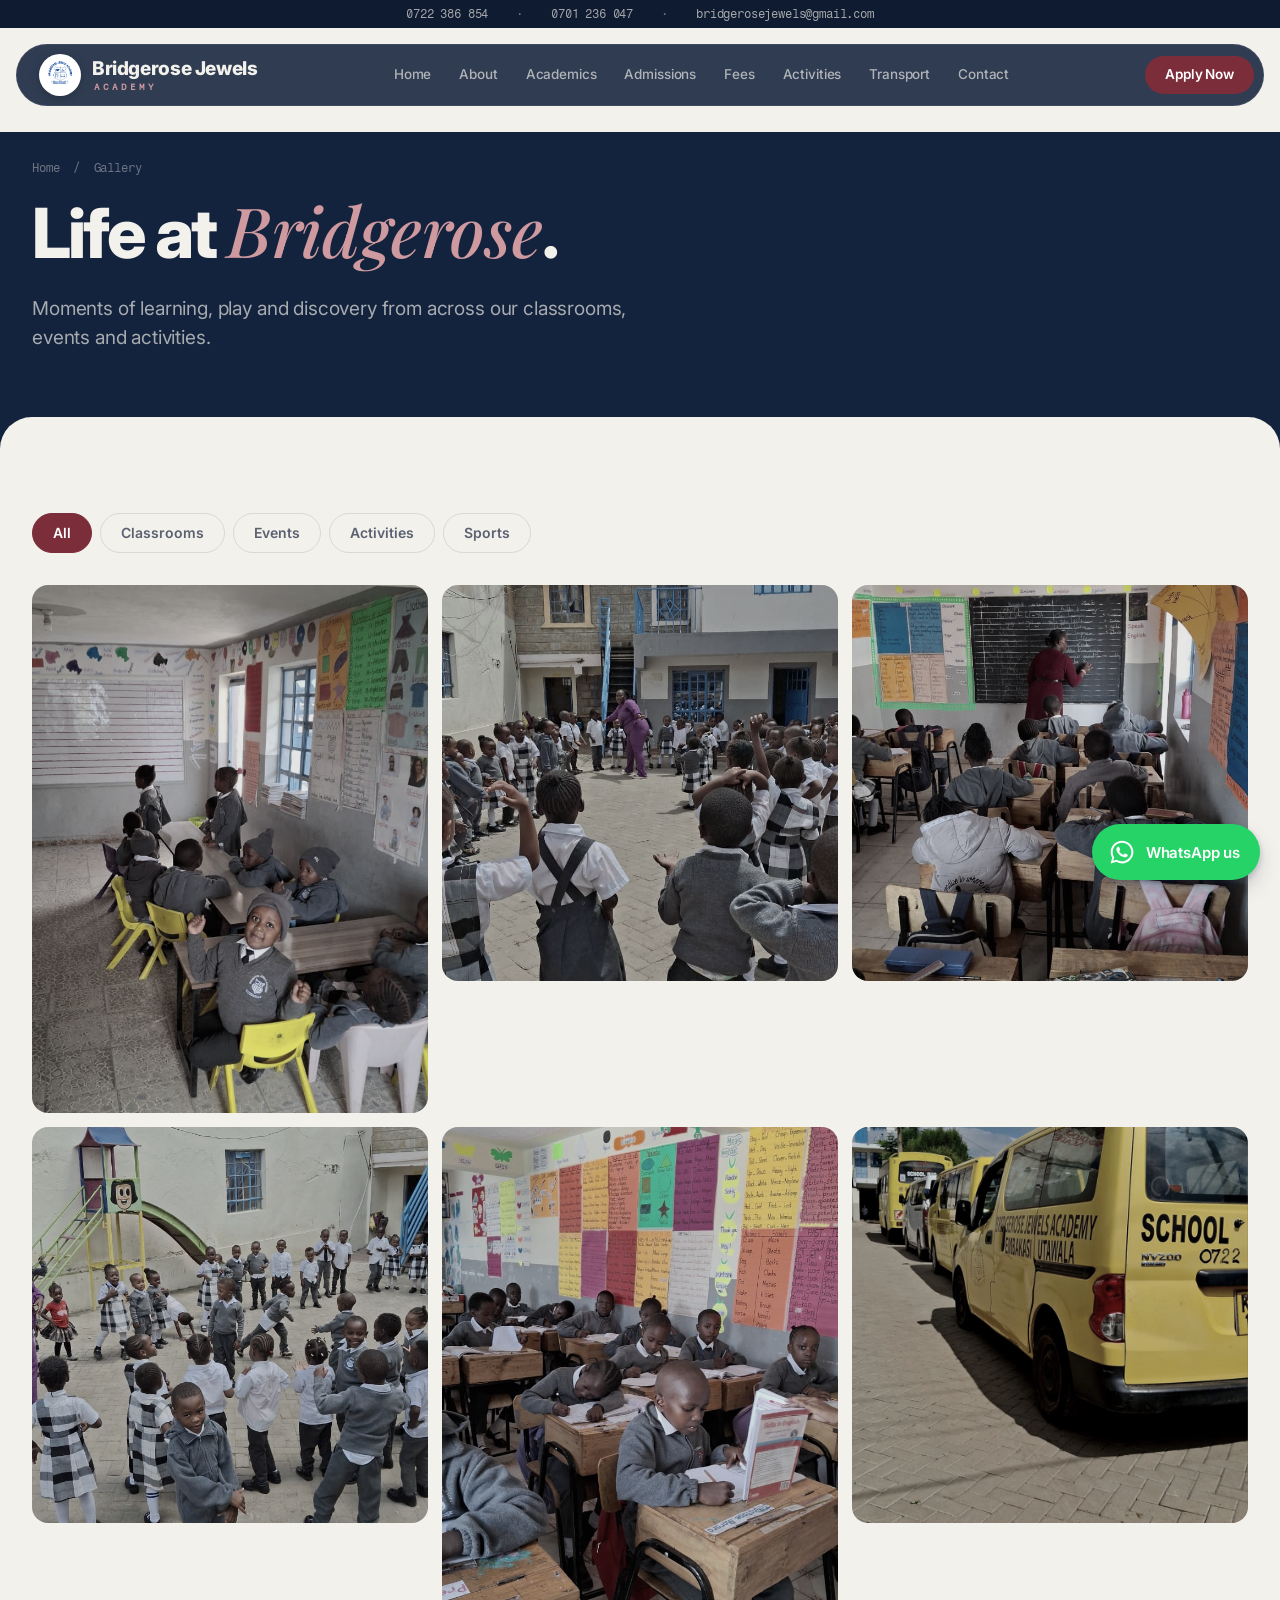
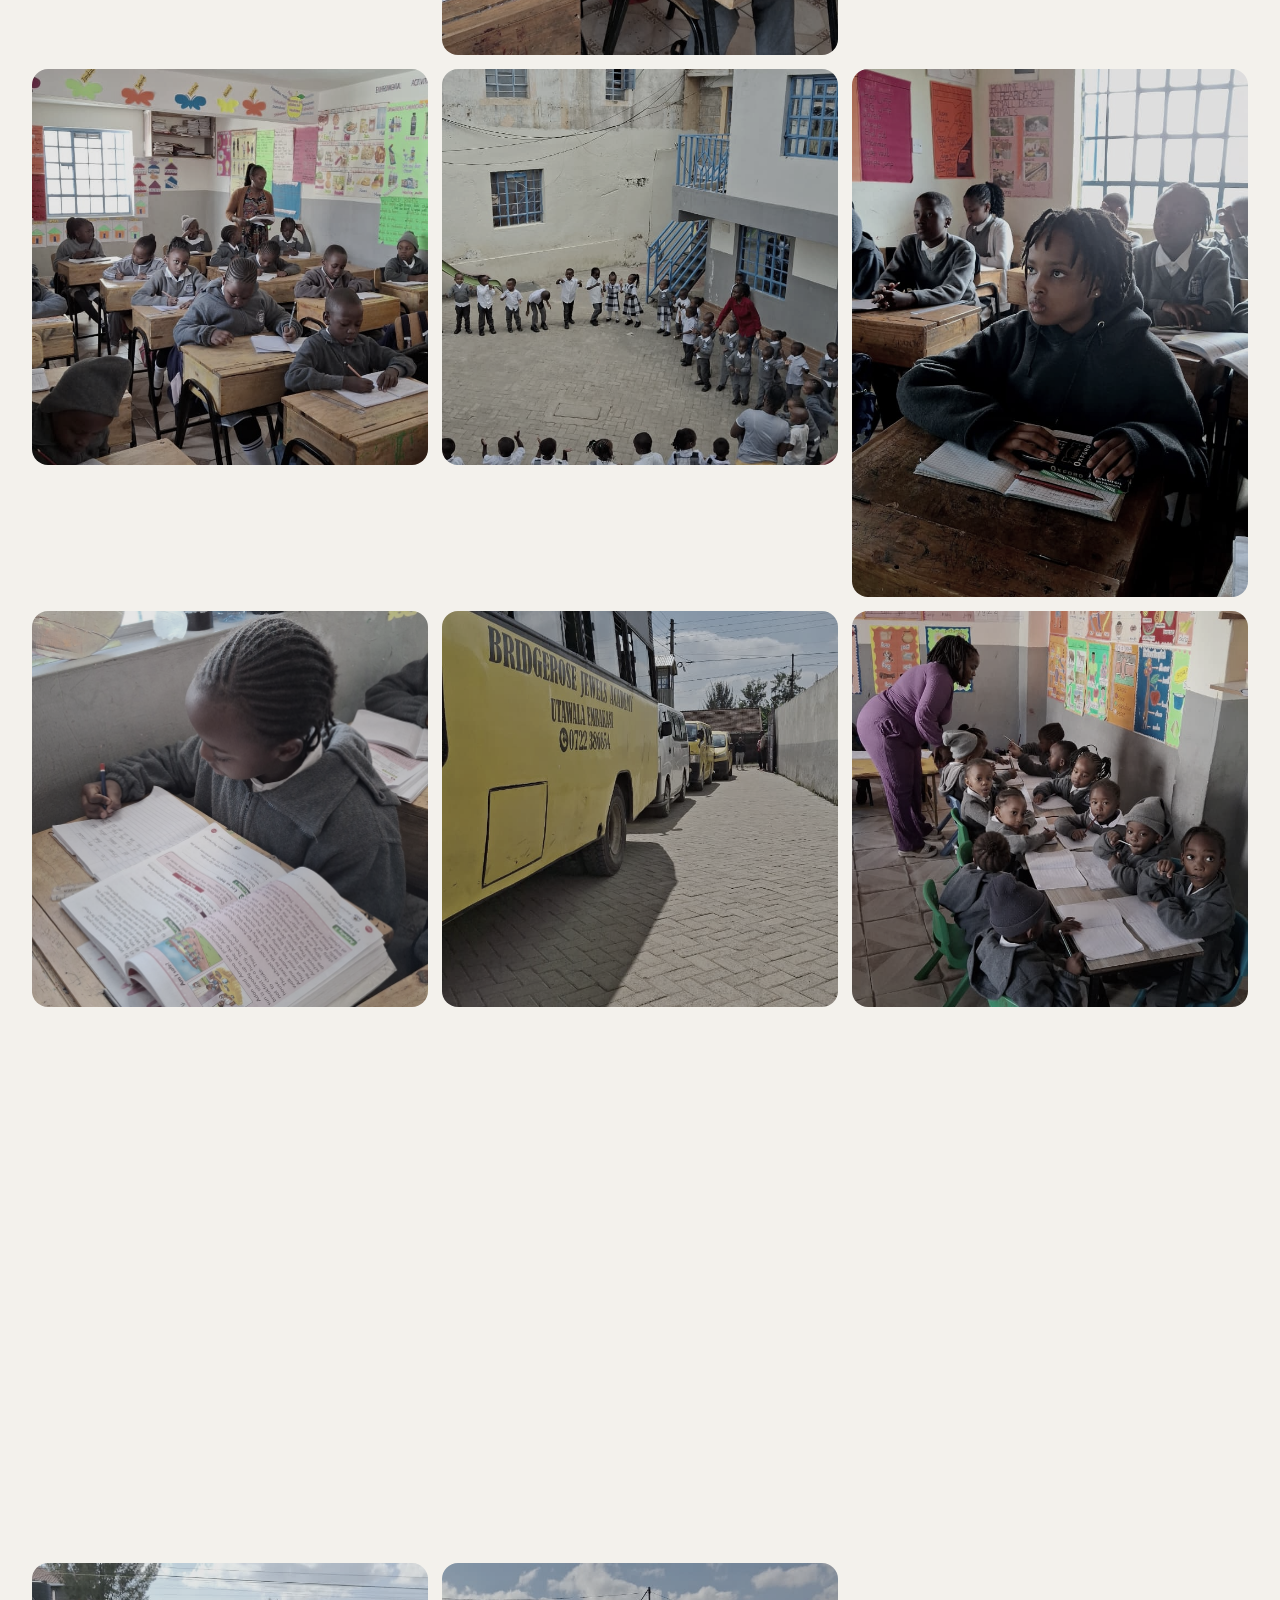
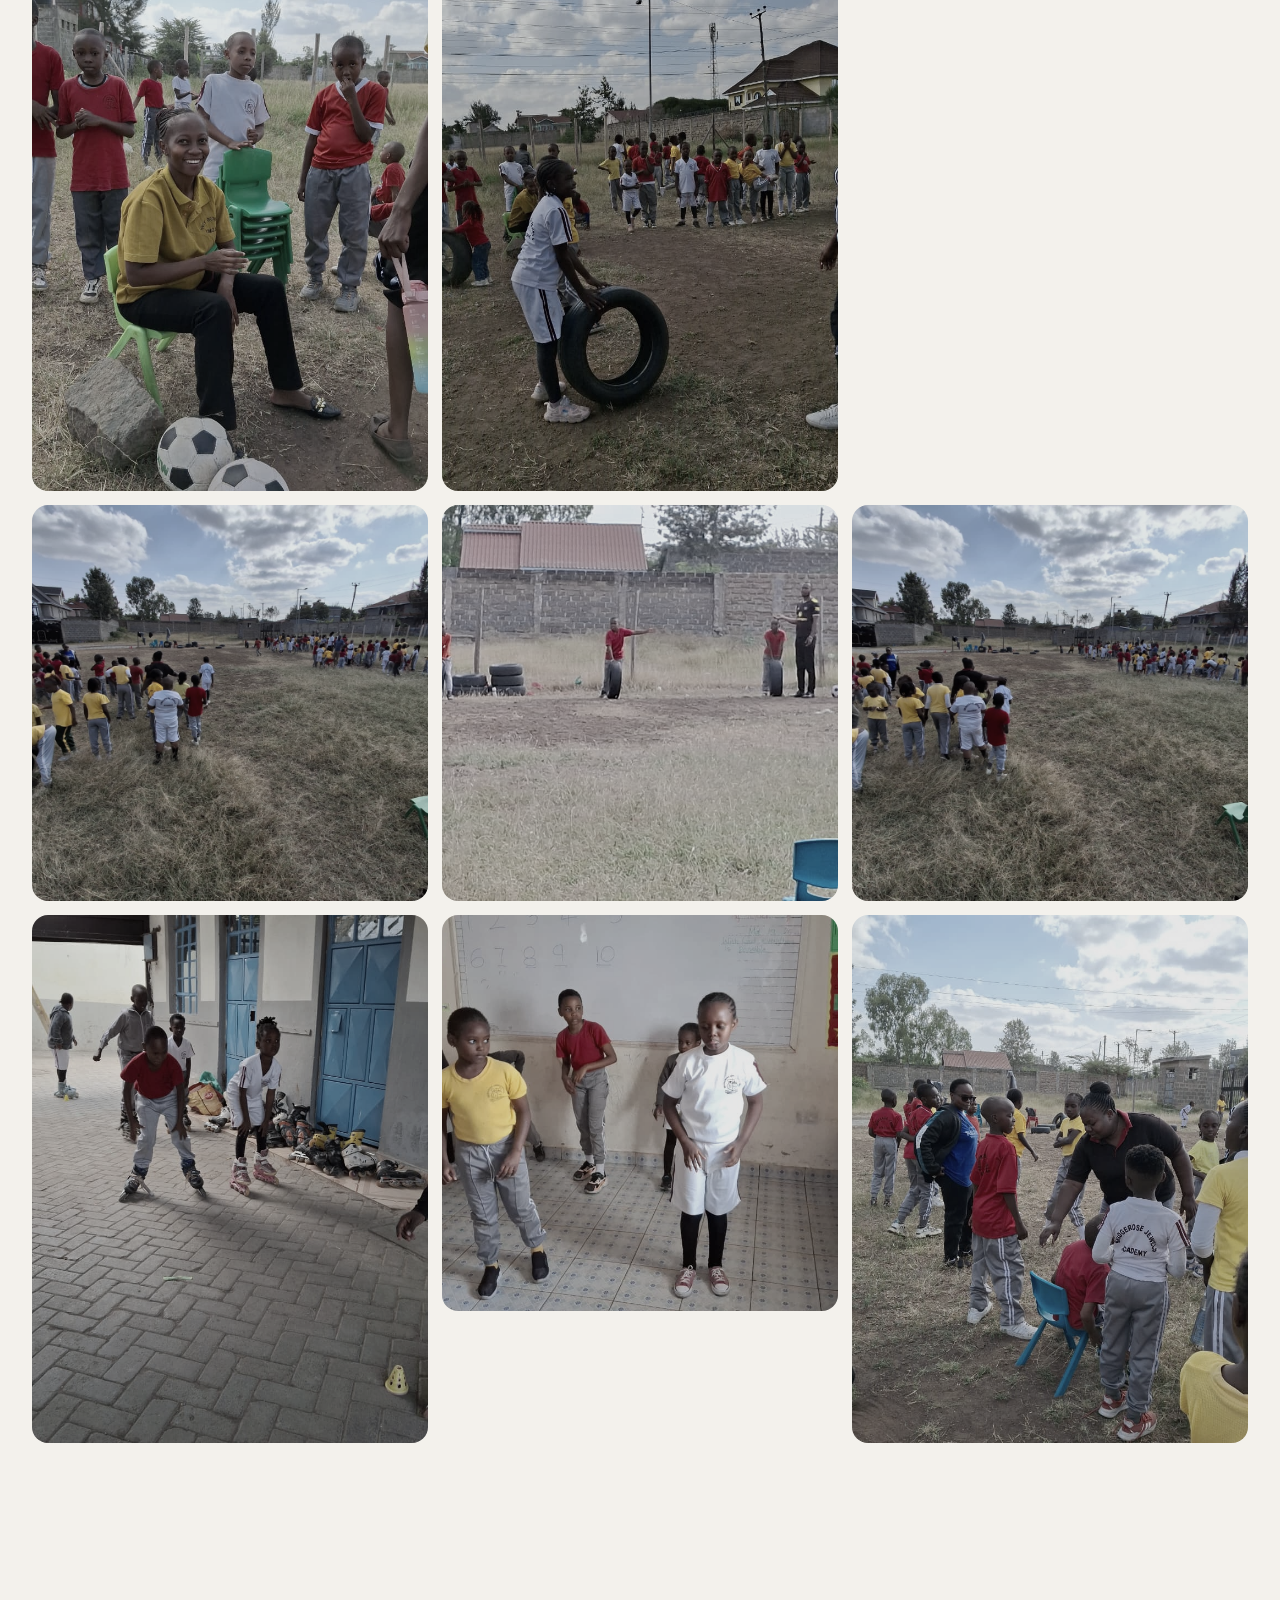
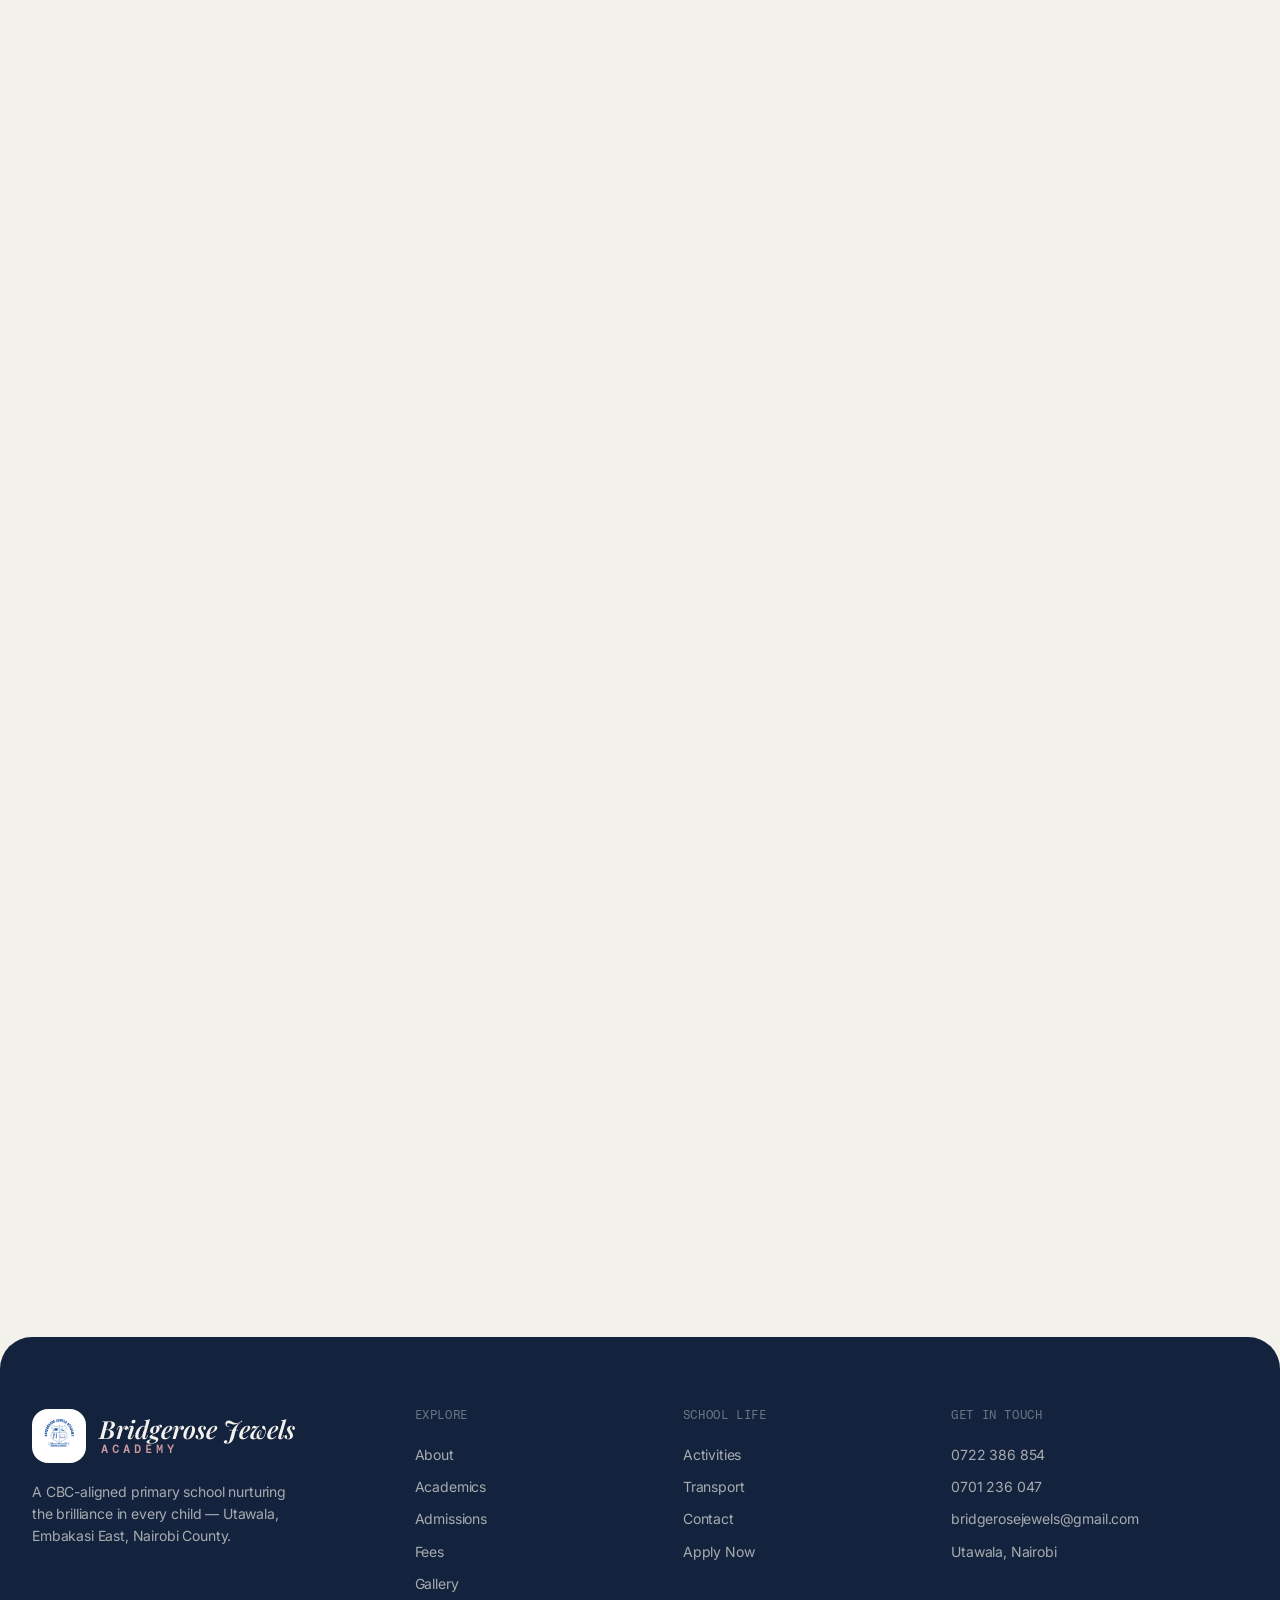
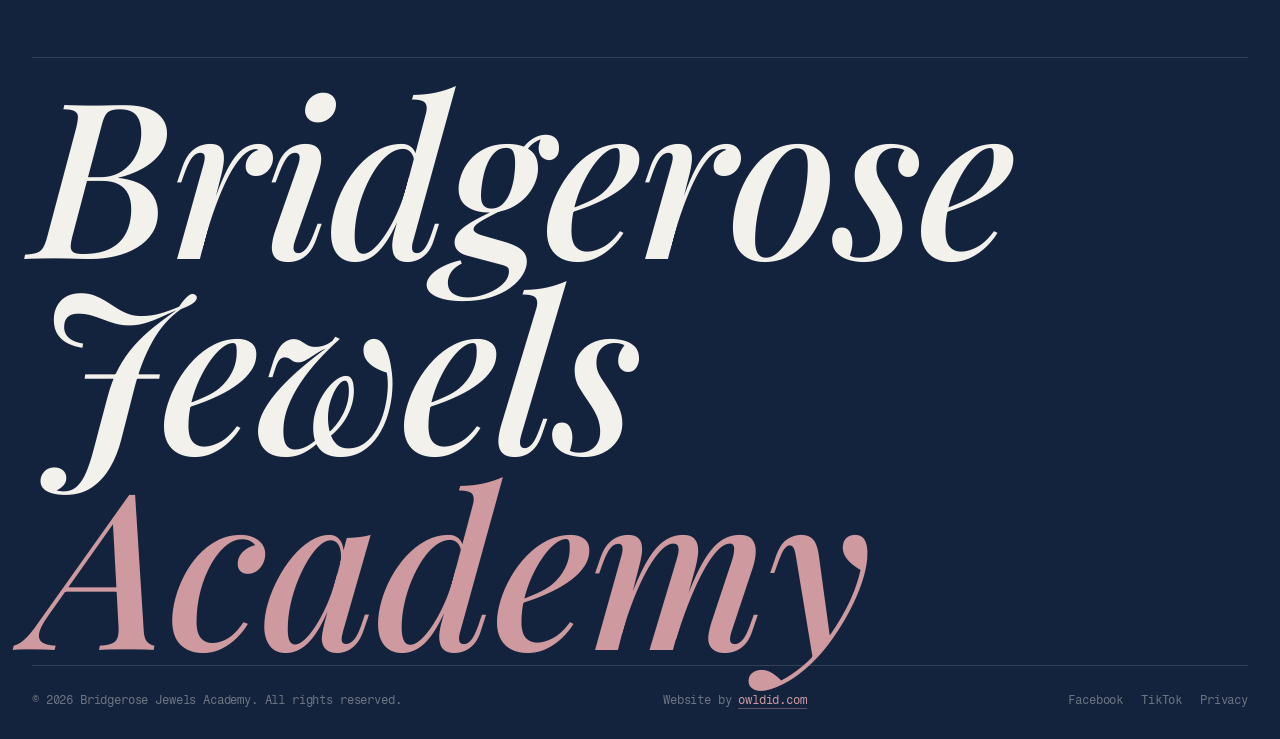
<file: gallery.html>
<!DOCTYPE html>
<html lang="en">
<head>
  <meta charset="UTF-8">
  <meta name="viewport" content="width=device-width, initial-scale=1.0">
  <title>Gallery | Bridgerose Jewels Academy</title>
  <meta name="description" content="A glimpse of life at Bridgerose Jewels Academy, Utawala — classrooms, events, activities and sports.">
  <link rel="canonical" href="https://bridgerosejewels.academy/gallery.html">
  <meta property="og:type" content="website">
  <meta property="og:title" content="Gallery | Bridgerose Jewels Academy">
  <meta property="og:description" content="Photos of learning and play at Bridgerose Jewels Academy, Utawala, Nairobi.">
  <meta property="og:image" content="assets/img/logo.png">
  <meta property="og:url" content="https://bridgerosejewels.academy/gallery.html">

  <link rel="icon" type="image/svg+xml" href="assets/img/favicon.svg">
  <link rel="preconnect" href="https://fonts.googleapis.com">
  <link rel="preconnect" href="https://fonts.gstatic.com" crossorigin>
  <link href="https://fonts.googleapis.com/css2?family=Inter:wght@400;500;600;700;800&family=Playfair+Display:ital,wght@1,500;1,600&family=Fragment+Mono&display=swap" rel="stylesheet">
  <link rel="stylesheet" href="assets/css/styles.css">
</head>
<body>
  <a class="skip-link" href="#main">Skip to content</a>

  <div class="utility">
    <div class="page-wrap">
      <a href="tel:+254722386854">0722 386 854</a>
      <span>·</span>
      <a href="tel:+254701236047">0701 236 047</a>
      <span>·</span>
      <a href="mailto:bridgerosejewels@gmail.com">bridgerosejewels@gmail.com</a>
    </div>
  </div>

  <header class="nav">
    <div class="nav-inner">
      <a class="nav-logo" href="index.html" aria-label="Bridgerose Jewels Academy — home">
        <span class="nav-logo-badge">
          <img src="assets/img/logo.png" alt="Bridgerose Jewels Academy crest" width="64" height="64">
        </span>
        <span class="nav-logo-text"><span class="lockup-main">Bridgerose Jewels</span><span class="lockup-sub">Academy</span></span>
      </a>
      <nav class="nav-links" aria-label="Primary">
        <a href="index.html">Home</a>
        <a href="about.html">About</a>
        <a href="academics.html">Academics</a>
        <a href="admissions.html">Admissions</a>
        <a href="fees.html">Fees</a>
        <a href="activities.html">Activities</a>
        <a href="transport.html">Transport</a>
        <a href="contact.html">Contact</a>
      </nav>
      <a class="nav-cta" href="admissions.html">Apply Now</a>
      <button class="nav-burger" aria-label="Open menu" aria-expanded="false">
        <span></span><span></span><span></span>
      </button>
    </div>
  </header>

  <div class="nav-overlay" aria-hidden="true">
    <a href="index.html">Home</a>
    <a href="about.html">About</a>
    <a href="academics.html">Academics</a>
    <a href="admissions.html">Admissions</a>
    <a href="fees.html">Fees</a>
    <a href="activities.html">Activities</a>
    <a href="transport.html">Transport</a>
    <a href="contact.html">Contact</a>
    <a class="btn btn-primary" href="admissions.html">Apply Now &rarr;</a>
  </div>
  <div class="nav-spacer"></div>

  <main id="main">

    <section class="hero banner bg-ink">
      <div class="page-wrap">
        <p class="banner-crumb reveal"><a href="index.html">Home</a> &nbsp;/&nbsp; Gallery</p>
        <h1 class="h-1 reveal">Life at <span class="em">Bridgerose</span>.</h1>
        <p class="banner-sub lead reveal">Moments of learning, play and discovery from across our classrooms, events and activities.</p>
      </div>
    </section>

    <!-- gallery -->
    <section class="section bg-paper panel">
      <div class="page-wrap">
        <div class="gallery-filters reveal" role="tablist">
          <button class="tab active" data-filter="all">All</button>
          <button class="tab" data-filter="classrooms">Classrooms</button>
          <button class="tab" data-filter="events">Events</button>
          <button class="tab" data-filter="activities">Activities</button>
          <button class="tab" data-filter="sports">Sports</button>
        </div>
        <div class="gallery-grid">
          <figure class="gallery-item tall reveal" data-cat="classrooms">
            <img src="gal/WhatsApp Image 2026-05-20 at 12.39.44.jpeg" data-full="gal/WhatsApp Image 2026-05-20 at 12.39.44.jpeg" alt="PP2 classroom learning at Bridgerose Jewels Academy">
          </figure>
          <figure class="gallery-item reveal" data-cat="events">
            <img src="gal/WhatsApp Image 2026-05-20 at 13.09.23.jpeg" data-full="gal/WhatsApp Image 2026-05-20 at 13.09.23.jpeg" alt="Pupils gathered for morning assembly">
          </figure>
          <figure class="gallery-item reveal" data-cat="classrooms">
            <img src="gal/WhatsApp Image 2026-05-20 at 12.45.31.jpeg" data-full="gal/WhatsApp Image 2026-05-20 at 12.45.31.jpeg" alt="Grade 4 pupils at work in class">
          </figure>
          <figure class="gallery-item reveal" data-cat="sports">
            <img src="gal/WhatsApp Image 2026-05-20 at 13.09.36.jpeg" data-full="gal/WhatsApp Image 2026-05-20 at 13.09.36.jpeg" alt="Play and movement on the school courtyard">
          </figure>
          <figure class="gallery-item tall reveal" data-cat="classrooms">
            <img src="gal/WhatsApp Image 2026-05-20 at 12.53.25.jpeg" data-full="gal/WhatsApp Image 2026-05-20 at 12.53.25.jpeg" alt="Grade 1 pupils in a lesson with their teacher">
          </figure>
          <figure class="gallery-item reveal" data-cat="events">
            <img src="gal/WhatsApp Image 2026-05-20 at 13.04.29.jpeg" data-full="gal/WhatsApp Image 2026-05-20 at 13.04.29.jpeg" alt="The Bridgerose Jewels Academy school vans">
          </figure>
          <figure class="gallery-item reveal" data-cat="classrooms">
            <img src="gal/WhatsApp Image 2026-05-20 at 12.49.08.jpeg" data-full="gal/WhatsApp Image 2026-05-20 at 12.49.08.jpeg" alt="Grade 2 classroom with smiling pupils">
          </figure>
          <figure class="gallery-item reveal" data-cat="sports">
            <img src="gal/WhatsApp Image 2026-05-20 at 13.09.45.jpeg" data-full="gal/WhatsApp Image 2026-05-20 at 13.09.45.jpeg" alt="Outdoor PE with the early years">
          </figure>
          <figure class="gallery-item tall reveal" data-cat="classrooms">
            <img src="gal/WhatsApp Image 2026-05-20 at 12.59.16.jpeg" data-full="gal/WhatsApp Image 2026-05-20 at 12.59.16.jpeg" alt="Grade 6 learners at their desks">
          </figure>
          <figure class="gallery-item reveal" data-cat="activities">
            <img src="gal/WhatsApp Image 2026-05-20 at 12.56.20.jpeg" data-full="gal/WhatsApp Image 2026-05-20 at 12.56.20.jpeg" alt="A pupil writing in her exercise book">
          </figure>
          <figure class="gallery-item reveal" data-cat="events">
            <img src="gal/WhatsApp Image 2026-05-20 at 13.03.29.jpeg" data-full="gal/WhatsApp Image 2026-05-20 at 13.03.29.jpeg" alt="A Bridgerose Jewels Academy school bus">
          </figure>
          <figure class="gallery-item reveal" data-cat="classrooms">
            <img src="gal/WhatsApp Image 2026-05-20 at 13.01.23.jpeg" data-full="gal/WhatsApp Image 2026-05-20 at 13.01.23.jpeg" alt="PP1 pupils at work in class">
          </figure>
          <figure class="gallery-item tall reveal" data-cat="sports">
            <img src="gal/bridge/bridge-01.jpeg" data-full="gal/bridge/bridge-01.jpeg" alt="Pupils in red and yellow sports kit lined up for sports day">
          </figure>
          <figure class="gallery-item reveal" data-cat="events">
            <img src="gal/bridge/bridge-02.jpeg" data-full="gal/bridge/bridge-02.jpeg" alt="Pupils cheering together at a school gathering">
          </figure>
          <figure class="gallery-item tall reveal" data-cat="sports">
            <img src="gal/bridge/bridge-03.jpeg" data-full="gal/bridge/bridge-03.jpeg" alt="Children playing across the school sports field">
          </figure>
          <figure class="gallery-item tall reveal" data-cat="events">
            <img src="gal/bridge/bridge-04.jpeg" data-full="gal/bridge/bridge-04.jpeg" alt="Families and pupils gathered for a school event">
          </figure>
          <figure class="gallery-item tall reveal" data-cat="activities">
            <img src="gal/bridge/bridge-05.jpeg" data-full="gal/bridge/bridge-05.jpeg" alt="A pupil rolling a tyre during outdoor play">
          </figure>
          <figure class="gallery-item reveal" data-cat="sports">
            <img src="gal/bridge/bridge-06.jpeg" data-full="gal/bridge/bridge-06.jpeg" alt="Pupils spread out for games on the field">
          </figure>
          <figure class="gallery-item reveal" data-cat="events">
            <img src="gal/bridge/bridge-07.jpeg" data-full="gal/bridge/bridge-07.jpeg" alt="Pupils gathered on the field for sports day">
          </figure>
          <figure class="gallery-item reveal" data-cat="sports">
            <img src="gal/bridge/bridge-08.jpeg" data-full="gal/bridge/bridge-08.jpeg" alt="The school football pitch with goalposts on games day">
          </figure>
          <figure class="gallery-item reveal" data-cat="sports">
            <img src="gal/bridge/bridge-09.jpeg" data-full="gal/bridge/bridge-09.jpeg" alt="Pupils playing team games on the field">
          </figure>
          <figure class="gallery-item tall reveal" data-cat="activities">
            <img src="gal/bridge/bridge-10.jpeg" data-full="gal/bridge/bridge-10.jpeg" alt="Children at play beside the classroom block">
          </figure>
          <figure class="gallery-item reveal" data-cat="events">
            <img src="gal/bridge/bridge-11.jpeg" data-full="gal/bridge/bridge-11.jpeg" alt="Pupils posing together at a school event">
          </figure>
          <figure class="gallery-item tall reveal" data-cat="events">
            <img src="gal/bridge/bridge-12.jpeg" data-full="gal/bridge/bridge-12.jpeg" alt="A crowd of pupils gathered for an outdoor event">
          </figure>
          <figure class="gallery-item reveal" data-cat="sports">
            <img src="gal/bridge/bridge-13.jpeg" data-full="gal/bridge/bridge-13.jpeg" alt="Pupils enjoying games on the school field">
          </figure>
          <figure class="gallery-item tall reveal" data-cat="activities">
            <img src="gal/bridge/bridge-14.jpeg" data-full="gal/bridge/bridge-14.jpeg" alt="A Bridgerose pupil smiling on games day">
          </figure>
          <figure class="gallery-item tall reveal" data-cat="sports">
            <img src="gal/bridge/bridge-15.jpeg" data-full="gal/bridge/bridge-15.jpeg" alt="A pupil in a sports jersey on the field">
          </figure>
          <figure class="gallery-item tall reveal" data-cat="sports">
            <img src="gal/bridge/bridge-16.jpeg" data-full="gal/bridge/bridge-16.jpeg" alt="Pupils playing on the field under a clear sky">
          </figure>
          <figure class="gallery-item tall reveal" data-cat="events">
            <img src="gal/bridge/bridge-17.jpeg" data-full="gal/bridge/bridge-17.jpeg" alt="Pupils gathered together during a school event">
          </figure>
          <figure class="gallery-item tall reveal" data-cat="sports">
            <img src="gal/bridge/bridge-18.jpeg" data-full="gal/bridge/bridge-18.jpeg" alt="Children playing games across the field">
          </figure>
        </div>
        <div class="cta-band reveal mt-40">
          <div>
            <h2 class="h-2">Want to see it in <span class="em">person</span>?</h2>
            <p>Book a visit and experience the warmth of Bridgerose Jewels Academy for yourself.</p>
          </div>
          <a class="btn btn-arrow" href="contact.html">Book a visit</a>
        </div>
      </div>
    </section>

  </main>

  <!-- lightbox -->
  <div class="lightbox" aria-hidden="true">
    <button class="lightbox-close" aria-label="Close">&times;</button>
    <img alt="">
  </div>

  <footer class="footer">
    <div class="page-wrap">
      <div class="footer-top">
        <div class="footer-brand">
          <span class="footer-logo">
            <span class="footer-logo-badge">
              <img src="assets/img/logo.png" alt="Bridgerose Jewels Academy crest" width="64" height="64">
            </span>
            <span class="nav-logo-text"><span class="lockup-main">Bridgerose Jewels</span><span class="lockup-sub">Academy</span></span>
          </span>
          <p>A CBC-aligned primary school nurturing the brilliance in every child &mdash; Utawala, Embakasi East, Nairobi County.</p>
        </div>
        <div class="footer-col">
          <h4>Explore</h4>
          <a href="about.html">About</a>
          <a href="academics.html">Academics</a>
          <a href="admissions.html">Admissions</a>
          <a href="fees.html">Fees</a>
          <a href="gallery.html">Gallery</a>
        </div>
        <div class="footer-col">
          <h4>School Life</h4>
          <a href="activities.html">Activities</a>
          <a href="transport.html">Transport</a>
          <a href="contact.html">Contact</a>
          <a href="admissions.html">Apply Now</a>
        </div>
        <div class="footer-col">
          <h4>Get in Touch</h4>
          <a href="tel:+254722386854">0722 386 854</a>
          <a href="tel:+254701236047">0701 236 047</a>
          <a href="mailto:bridgerosejewels@gmail.com">bridgerosejewels@gmail.com</a>
          <p>Utawala, Nairobi</p>
        </div>
      </div>
      <div class="footer-word" aria-hidden="true">Bridgerose Jewels <b>Academy</b></div>
      <div class="footer-bottom">
        <p>&copy; <span data-year>2026</span> Bridgerose Jewels Academy. All rights reserved.</p>
        <p class="footer-credit">Website by <a href="https://owldid.com" target="_blank" rel="noopener">owldid.com</a></p>
        <div class="footer-social">
          <a href="#" aria-label="Facebook">Facebook</a>
          <a href="#" aria-label="TikTok">TikTok</a>
          <a href="contact.html">Privacy</a>
        </div>
      </div>
    </div>
  </footer>

  <script src="assets/js/main.js"></script>
</body>
</html>
</file>
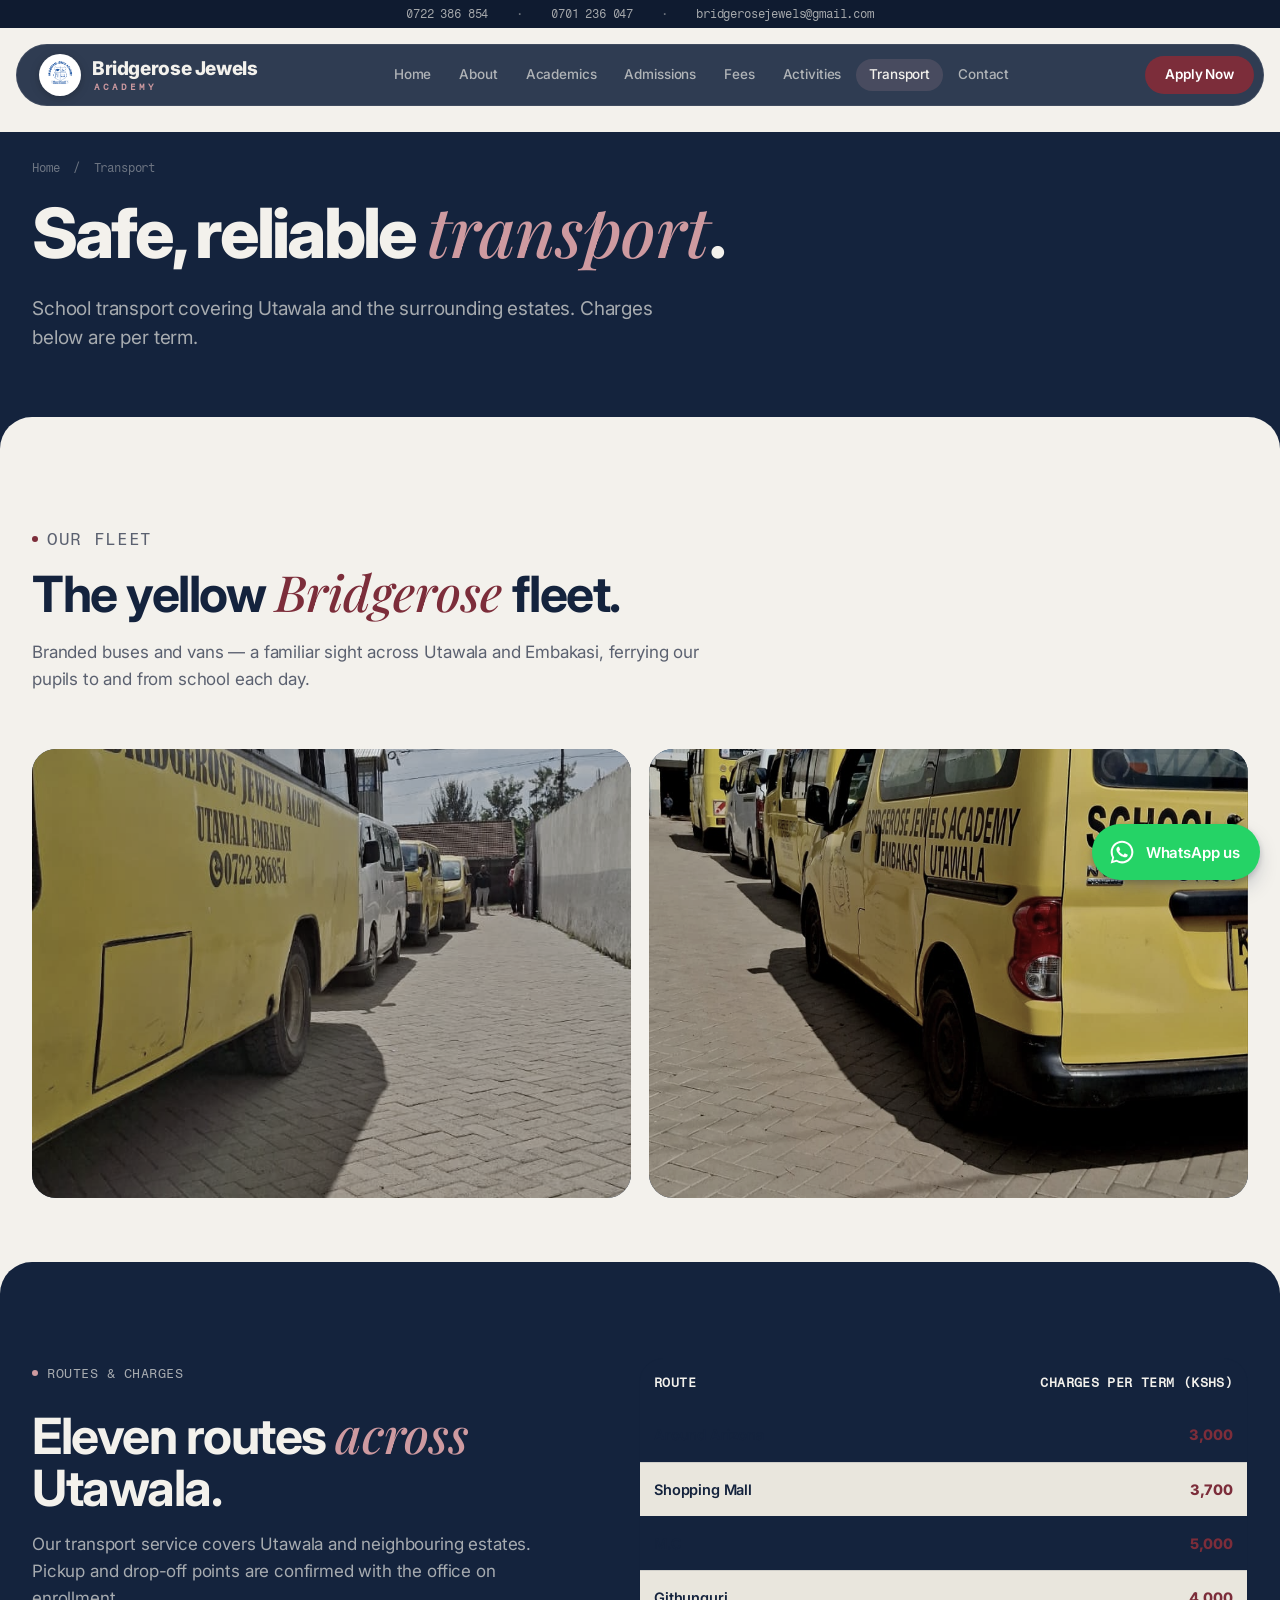
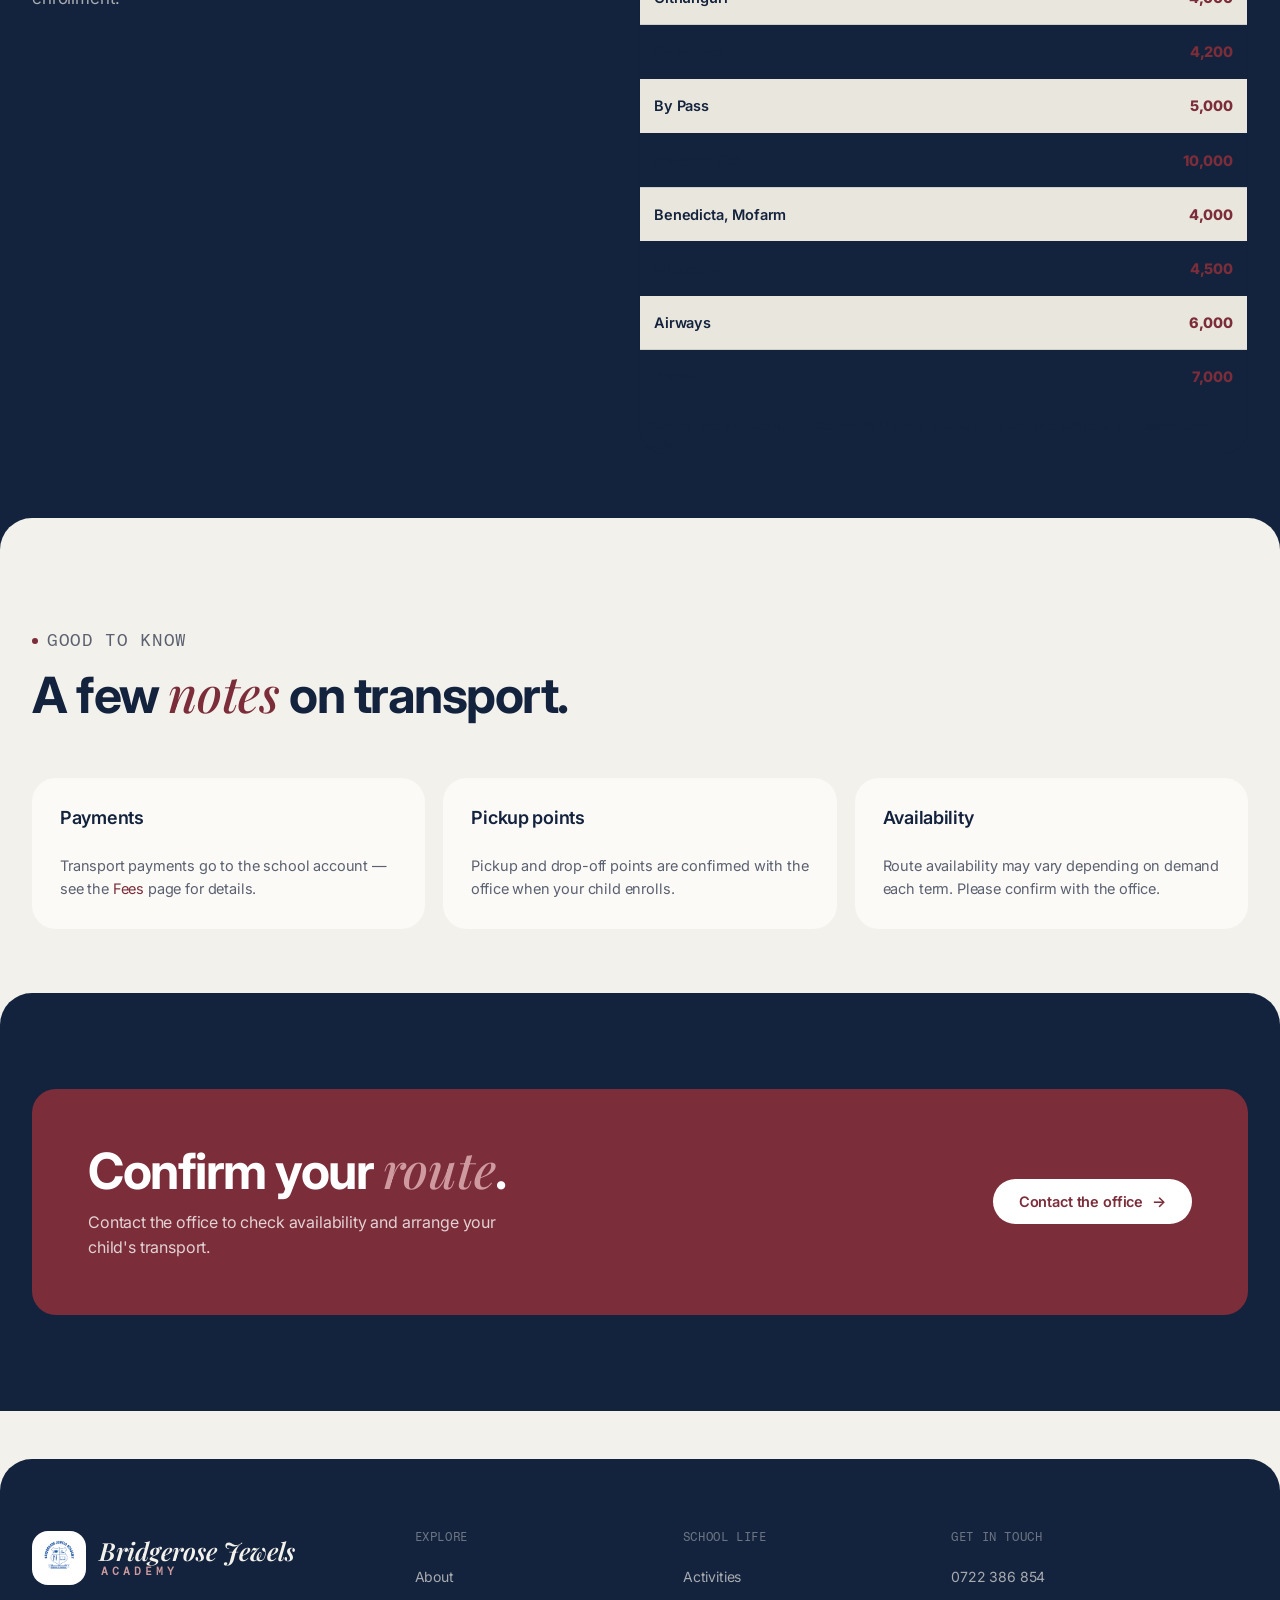
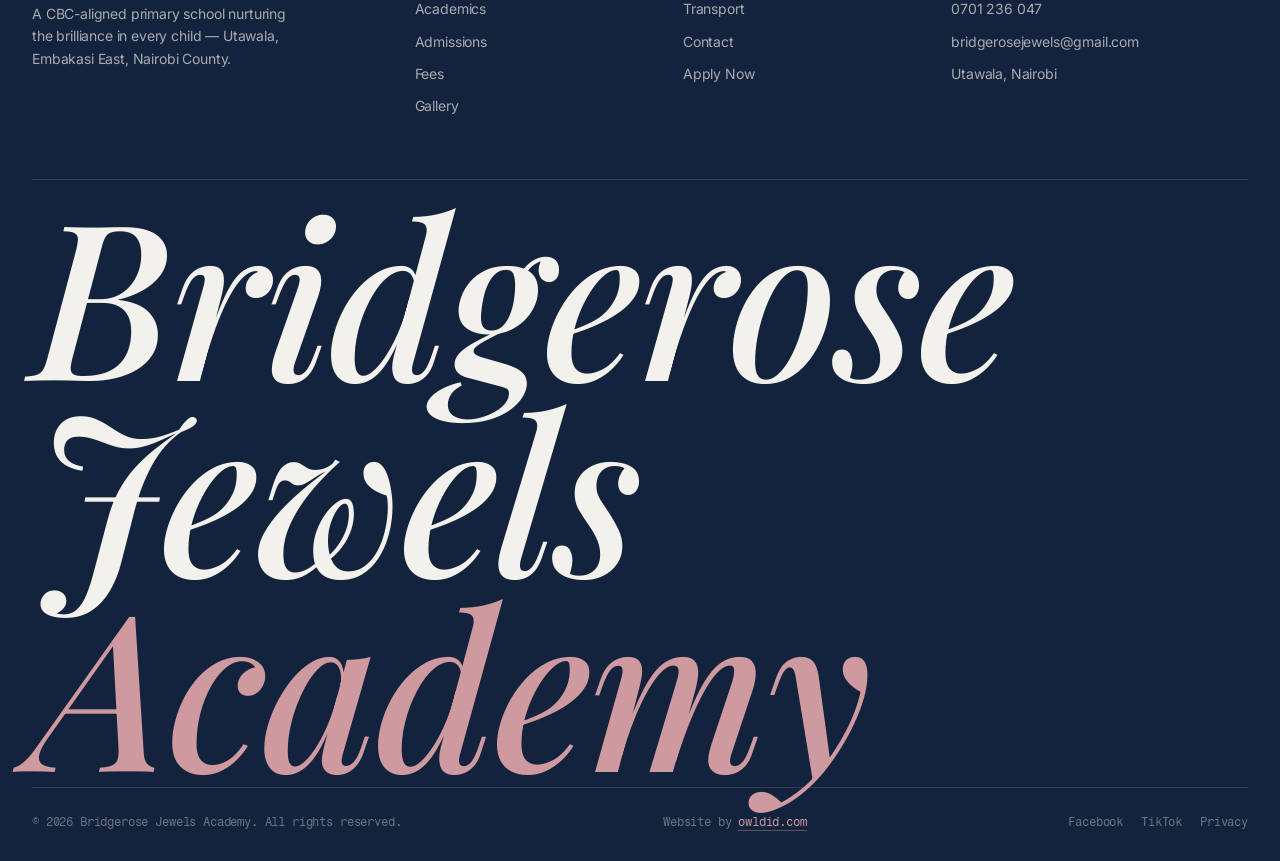
<file: transport.html>
<!DOCTYPE html>
<html lang="en">
<head>
  <meta charset="UTF-8">
  <meta name="viewport" content="width=device-width, initial-scale=1.0">
  <title>School Transport | Bridgerose Jewels Academy</title>
  <meta name="description" content="Safe, reliable school transport from Bridgerose Jewels Academy across Utawala and surrounding estates — eleven routes with per-term charges.">
  <link rel="canonical" href="https://bridgerosejewels.academy/transport.html">
  <meta property="og:type" content="website">
  <meta property="og:title" content="School Transport | Bridgerose Jewels Academy">
  <meta property="og:description" content="Eleven transport routes across Utawala and nearby estates, with per-term charges.">
  <meta property="og:image" content="assets/img/logo.png">
  <meta property="og:url" content="https://bridgerosejewels.academy/transport.html">

  <link rel="icon" type="image/svg+xml" href="assets/img/favicon.svg">
  <link rel="preconnect" href="https://fonts.googleapis.com">
  <link rel="preconnect" href="https://fonts.gstatic.com" crossorigin>
  <link href="https://fonts.googleapis.com/css2?family=Inter:wght@400;500;600;700;800&family=Playfair+Display:ital,wght@1,500;1,600&family=Fragment+Mono&display=swap" rel="stylesheet">
  <link rel="stylesheet" href="assets/css/styles.css">
</head>
<body>
  <a class="skip-link" href="#main">Skip to content</a>

  <div class="utility">
    <div class="page-wrap">
      <a href="tel:+254722386854">0722 386 854</a>
      <span>·</span>
      <a href="tel:+254701236047">0701 236 047</a>
      <span>·</span>
      <a href="mailto:bridgerosejewels@gmail.com">bridgerosejewels@gmail.com</a>
    </div>
  </div>

  <header class="nav">
    <div class="nav-inner">
      <a class="nav-logo" href="index.html" aria-label="Bridgerose Jewels Academy — home">
        <span class="nav-logo-badge">
          <img src="assets/img/logo.png" alt="Bridgerose Jewels Academy crest" width="64" height="64">
        </span>
        <span class="nav-logo-text"><span class="lockup-main">Bridgerose Jewels</span><span class="lockup-sub">Academy</span></span>
      </a>
      <nav class="nav-links" aria-label="Primary">
        <a href="index.html">Home</a>
        <a href="about.html">About</a>
        <a href="academics.html">Academics</a>
        <a href="admissions.html">Admissions</a>
        <a href="fees.html">Fees</a>
        <a href="activities.html">Activities</a>
        <a href="transport.html">Transport</a>
        <a href="contact.html">Contact</a>
      </nav>
      <a class="nav-cta" href="admissions.html">Apply Now</a>
      <button class="nav-burger" aria-label="Open menu" aria-expanded="false">
        <span></span><span></span><span></span>
      </button>
    </div>
  </header>

  <div class="nav-overlay" aria-hidden="true">
    <a href="index.html">Home</a>
    <a href="about.html">About</a>
    <a href="academics.html">Academics</a>
    <a href="admissions.html">Admissions</a>
    <a href="fees.html">Fees</a>
    <a href="activities.html">Activities</a>
    <a href="transport.html">Transport</a>
    <a href="contact.html">Contact</a>
    <a class="btn btn-primary" href="admissions.html">Apply Now &rarr;</a>
  </div>
  <div class="nav-spacer"></div>

  <main id="main">

    <section class="hero banner bg-ink">
      <div class="page-wrap">
        <p class="banner-crumb reveal"><a href="index.html">Home</a> &nbsp;/&nbsp; Transport</p>
        <h1 class="h-1 reveal">Safe, reliable <span class="em">transport</span>.</h1>
        <p class="banner-sub lead reveal">School transport covering Utawala and the surrounding estates. Charges below are per term.</p>
      </div>
    </section>

    <!-- fleet -->
    <section class="section bg-paper panel">
      <div class="page-wrap">
        <div class="section-head reveal">
          <p class="eyebrow">Our Fleet</p>
          <h2 class="h-2">The yellow <span class="em">Bridgerose</span> fleet.</h2>
          <p>Branded buses and vans &mdash; a familiar sight across Utawala and Embakasi, ferrying our pupils to and from school each day.</p>
        </div>
        <div class="grid grid-2">
          <div class="figure reveal">
            <img src="gal/WhatsApp Image 2026-05-20 at 13.03.29.jpeg" alt="Bridgerose Jewels Academy school bus in Utawala, Embakasi">
          </div>
          <div class="figure reveal">
            <img src="gal/WhatsApp Image 2026-05-20 at 13.04.29.jpeg" alt="Bridgerose Jewels Academy vans lined up at the campus">
          </div>
        </div>
      </div>
    </section>

    <!-- routes table -->
    <section class="section bg-ink panel">
      <div class="page-wrap">
        <div class="split">
          <div class="reveal">
            <p class="eyebrow">Routes &amp; Charges</p>
            <h2 class="h-2 mt-24">Eleven routes <span class="em">across</span> Utawala.</h2>
            <div class="prose">
              <p>Our transport service covers Utawala and neighbouring estates. Pickup and drop-off points are confirmed with the office on enrollment.</p>
            </div>
          </div>
          <div class="table-wrap reveal">
            <table class="data-table">
              <caption>Charges are per term, in Kenyan Shillings (Kshs). Routes are subject to demand each term.</caption>
              <thead>
                <tr>
                  <th scope="col">Route</th>
                  <th scope="col">Charges Per Term (Kshs)</th>
                </tr>
              </thead>
              <tbody>
                <tr><td data-label="Route">Around Arizona</td><td data-label="Per Term" class="total">3,000</td></tr>
                <tr><td data-label="Route">Shopping Mall</td><td data-label="Per Term" class="total">3,700</td></tr>
                <tr><td data-label="Route">M.C</td><td data-label="Per Term" class="total">5,000</td></tr>
                <tr><td data-label="Route">Githunguri</td><td data-label="Per Term" class="total">4,000</td></tr>
                <tr><td data-label="Route">Komarock</td><td data-label="Per Term" class="total">4,200</td></tr>
                <tr><td data-label="Route">By Pass</td><td data-label="Per Term" class="total">5,000</td></tr>
                <tr><td data-label="Route">Block 10 / 26</td><td data-label="Per Term" class="total">10,000</td></tr>
                <tr><td data-label="Route">Benedicta, Mofarm</td><td data-label="Per Term" class="total">4,000</td></tr>
                <tr><td data-label="Route">Mihang'o</td><td data-label="Per Term" class="total">4,500</td></tr>
                <tr><td data-label="Route">Airways</td><td data-label="Per Term" class="total">6,000</td></tr>
                <tr><td data-label="Route">Astrol</td><td data-label="Per Term" class="total">7,000</td></tr>
              </tbody>
            </table>
          </div>
        </div>
      </div>
    </section>

    <!-- notes -->
    <section class="section bg-paper panel">
      <div class="page-wrap">
        <div class="section-head reveal">
          <p class="eyebrow">Good to Know</p>
          <h2 class="h-2">A few <span class="em">notes</span> on transport.</h2>
        </div>
        <div class="grid grid-3">
          <article class="card reveal">
            <h3 class="h-4">Payments</h3>
            <p class="body mt-24" style="color:var(--on-paper-2);font-size:14.5px">Transport payments go to the school account &mdash; see the <a href="fees.html" style="color:var(--maroon)">Fees</a> page for details.</p>
          </article>
          <article class="card reveal">
            <h3 class="h-4">Pickup points</h3>
            <p class="body mt-24" style="color:var(--on-paper-2);font-size:14.5px">Pickup and drop-off points are confirmed with the office when your child enrolls.</p>
          </article>
          <article class="card reveal">
            <h3 class="h-4">Availability</h3>
            <p class="body mt-24" style="color:var(--on-paper-2);font-size:14.5px">Route availability may vary depending on demand each term. Please confirm with the office.</p>
          </article>
        </div>
      </div>
    </section>

    <!-- cta -->
    <section class="section bg-ink panel">
      <div class="page-wrap">
        <div class="cta-band reveal">
          <div>
            <h2 class="h-2">Confirm your <span class="em">route</span>.</h2>
            <p>Contact the office to check availability and arrange your child's transport.</p>
          </div>
          <a class="btn btn-arrow" href="contact.html">Contact the office</a>
        </div>
      </div>
    </section>

  </main>

  <footer class="footer">
    <div class="page-wrap">
      <div class="footer-top">
        <div class="footer-brand">
          <span class="footer-logo">
            <span class="footer-logo-badge">
              <img src="assets/img/logo.png" alt="Bridgerose Jewels Academy crest" width="64" height="64">
            </span>
            <span class="nav-logo-text"><span class="lockup-main">Bridgerose Jewels</span><span class="lockup-sub">Academy</span></span>
          </span>
          <p>A CBC-aligned primary school nurturing the brilliance in every child &mdash; Utawala, Embakasi East, Nairobi County.</p>
        </div>
        <div class="footer-col">
          <h4>Explore</h4>
          <a href="about.html">About</a>
          <a href="academics.html">Academics</a>
          <a href="admissions.html">Admissions</a>
          <a href="fees.html">Fees</a>
          <a href="gallery.html">Gallery</a>
        </div>
        <div class="footer-col">
          <h4>School Life</h4>
          <a href="activities.html">Activities</a>
          <a href="transport.html">Transport</a>
          <a href="contact.html">Contact</a>
          <a href="admissions.html">Apply Now</a>
        </div>
        <div class="footer-col">
          <h4>Get in Touch</h4>
          <a href="tel:+254722386854">0722 386 854</a>
          <a href="tel:+254701236047">0701 236 047</a>
          <a href="mailto:bridgerosejewels@gmail.com">bridgerosejewels@gmail.com</a>
          <p>Utawala, Nairobi</p>
        </div>
      </div>
      <div class="footer-word" aria-hidden="true">Bridgerose Jewels <b>Academy</b></div>
      <div class="footer-bottom">
        <p>&copy; <span data-year>2026</span> Bridgerose Jewels Academy. All rights reserved.</p>
        <p class="footer-credit">Website by <a href="https://owldid.com" target="_blank" rel="noopener">owldid.com</a></p>
        <div class="footer-social">
          <a href="#" aria-label="Facebook">Facebook</a>
          <a href="#" aria-label="TikTok">TikTok</a>
          <a href="contact.html">Privacy</a>
        </div>
      </div>
    </div>
  </footer>

  <script src="assets/js/main.js"></script>
</body>
</html>
</file>
<file: assets/css/styles.css>
/* =============================================================
   Bridgerose Jewels Academy — styles.css
   Visual system per design.md, palette: white · grey · navy · maroon.
   One file: tokens → base → layout → components → responsive.
   ============================================================= */

/* ---------- 1 · Tokens ------------------------------------- */
:root {
  /* surfaces */
  --paper:       #F3F1EC;   /* warm off-white — light section bg   */
  --paper-2:     #E9E6DD;   /* pressed paper                       */
  --paper-card:  #FBFAF7;   /* near-white — raised card on paper   */

  /* navy blue — dark surface + headings */
  --ink:         #14233D;
  --ink-2:       #1B2E4C;   /* raised navy card                    */
  --ink-3:       #0F1B30;   /* deepest navy                        */

  /* grey — text + borders */
  --grey:        #5B6170;
  --grey-soft:   #8A8F9B;

  /* maroon — the single accent */
  --maroon:      #7C2D3A;
  --maroon-2:    #682430;   /* pressed maroon                      */
  --rose:        #CE9AA0;   /* lightened maroon — accent on navy   */

  /* text on paper */
  --on-paper:    #14233D;
  --on-paper-2:  #5B6170;
  --on-paper-3:  rgba(20, 35, 61, 0.45);
  --line-paper:  rgba(20, 35, 61, 0.12);

  /* text on ink */
  --on-ink:      #F3F1EC;
  --on-ink-2:    rgba(243, 241, 236, 0.66);
  --on-ink-3:    rgba(243, 241, 236, 0.40);
  --line-ink:    rgba(243, 241, 236, 0.14);

  /* fonts */
  --f-ui:    "Inter", -apple-system, BlinkMacSystemFont, "Segoe UI", sans-serif;
  --f-serif: "Playfair Display", Georgia, serif;
  --f-mono:  "Fragment Mono", ui-monospace, "SFMono-Regular", Menlo, monospace;

  /* radii */
  --r-sm:   10px;
  --r-md:   16px;
  --r-lg:   24px;
  --r-xl:   32px;
  --r-pill: 999px;

  /* layout */
  --wrap:   1320px;
  --pad:    32px;
}

/* ---------- 2 · Reset & base ------------------------------- */
*, *::before, *::after { box-sizing: border-box; margin: 0; padding: 0; }

html { scroll-behavior: smooth; -webkit-text-size-adjust: 100%; }

body {
  font-family: var(--f-ui);
  background: var(--paper);
  color: var(--on-paper);
  font-size: 16px;
  line-height: 1.6;
  letter-spacing: -0.01em;
  -webkit-font-smoothing: antialiased;
  text-rendering: optimizeLegibility;
  overflow-x: hidden;
}

img { max-width: 100%; display: block; }
a   { color: inherit; text-decoration: none; }
button { font: inherit; cursor: pointer; border: none; background: none; color: inherit; }
ul, ol { list-style: none; }

::selection { background: var(--maroon); color: #fff; }

/* skip link */
.skip-link {
  position: absolute; left: 16px; top: -60px;
  background: var(--maroon); color: #fff;
  padding: 10px 18px; border-radius: var(--r-pill);
  font: 600 13px/1 var(--f-ui); z-index: 2000;
  transition: top 0.2s ease;
}
.skip-link:focus { top: 16px; }

:focus-visible {
  outline: 2px solid var(--maroon);
  outline-offset: 3px;
  border-radius: 4px;
}
.bg-ink :focus-visible { outline-color: var(--rose); }

/* ---------- 3 · Layout ------------------------------------- */
.page-wrap {
  max-width: var(--wrap);
  margin: 0 auto;
  padding: 0 var(--pad);
}

.section     { padding: 96px 0; }
.section-sm  { padding: 56px 0; }
.section-lg  { padding: 132px 0; }

/* nesting panels — every section after the hero curls over the last */
.panel {
  position: relative;
  border-radius: var(--r-xl) var(--r-xl) 0 0;
  margin-top: -32px;
}

.bg-paper { background: var(--paper);  color: var(--on-paper); }
.bg-ink   { background: var(--ink);    color: var(--on-ink);   }

/* surface-aware text colours */
.bg-ink   .eyebrow,
.bg-ink   .section-head p { color: var(--on-ink-2); }
.bg-paper .section-head p { color: var(--on-paper-2); }

/* ---------- 4 · Typography --------------------------------- */
.h-display {
  font: 800 clamp(52px, 8.4vw, 124px)/0.94 var(--f-ui);
  letter-spacing: -0.045em;
}
.h-1 { font: 800 clamp(38px, 5.4vw, 72px)/0.98 var(--f-ui); letter-spacing: -0.04em; }
.h-2 { font: 700 clamp(29px, 3.9vw, 50px)/1.04 var(--f-ui); letter-spacing: -0.03em; }
.h-3 { font: 600 22px/1.25 var(--f-ui); letter-spacing: -0.02em; }
.h-4 { font: 600 18px/1.3  var(--f-ui); letter-spacing: -0.015em; }

.lead { font: 400 clamp(17px, 1.5vw, 19px)/1.55 var(--f-ui); }
.body { font: 400 16px/1.62 var(--f-ui); }

/* the editorial accent — Playfair italic, maroon */
.em {
  font-family: var(--f-serif);
  font-style: italic;
  font-weight: 500;
  color: var(--maroon);
  letter-spacing: -0.005em;
}
.bg-ink .em { color: var(--rose); }

/* eyebrow — mono, dot before */
.eyebrow {
  font: 400 13px/1 var(--f-mono);
  letter-spacing: 0.04em;
  text-transform: uppercase;
  color: var(--on-paper-2);
  display: inline-flex;
  align-items: center;
  gap: 9px;
}
.eyebrow::before {
  content: "";
  width: 6px; height: 6px;
  border-radius: 50%;
  background: var(--maroon);
}
.bg-ink .eyebrow::before { background: var(--rose); }

.section-head { max-width: 680px; margin-bottom: 56px; }
.section-head .eyebrow { margin-bottom: 18px; }
.section-head p { margin-top: 18px; font-size: 17px; }
.section-head.center { margin-left: auto; margin-right: auto; text-align: center; }
.section-head.center .eyebrow { justify-content: center; }

/* ---------- 5 · Buttons ------------------------------------ */
.btn {
  display: inline-flex; align-items: center; gap: 9px;
  font: 600 14.5px/1 var(--f-ui);
  letter-spacing: -0.01em;
  padding: 15px 26px;
  border-radius: var(--r-pill);
  transition: transform 0.15s ease, background 0.2s ease, color 0.2s ease, box-shadow 0.2s ease;
  white-space: nowrap;
}
.btn:hover { transform: translateY(-2px); }

/* primary — maroon everywhere */
.btn-primary { background: var(--maroon); color: #fff; }
.btn-primary:hover { background: var(--maroon-2); }

/* outline — adapts to surface */
.btn-outline {
  background: transparent;
  border: 1px solid var(--line-paper);
  color: var(--on-paper);
}
.btn-outline:hover { border-color: var(--maroon); color: var(--maroon); }
.bg-ink .btn-outline { border-color: var(--line-ink); color: var(--on-ink); }
.bg-ink .btn-outline:hover { border-color: var(--rose); color: var(--rose); }

.btn-arrow::after { content: "→"; font-size: 15px; }

/* ---------- 6 · Utility bar -------------------------------- */
.utility {
  position: fixed; top: 0; left: 0; right: 0;
  background: var(--ink-3);
  color: var(--on-ink-2);
  font: 400 12px/1 var(--f-mono);
  z-index: 900;
  padding: 8px 0;
}
.utility .page-wrap {
  display: flex; justify-content: center; gap: 28px;
  flex-wrap: wrap;
}
.utility a { transition: color 0.2s ease; }
.utility a:hover { color: var(--rose); }
.utility span { color: var(--on-ink-3); }

/* ---------- 7 · Navigation --------------------------------- */
.nav {
  position: fixed;
  top: 44px; left: 16px; right: 16px;
  max-width: 1280px;
  margin: 0 auto;
  z-index: 1000;
  transition: top 0.3s ease;
}
/* keep the nav at full width when scrolled — shrinking it caused the Apply
   Now button to spill outside the pill on mid-range widths */
.nav.scrolled { top: 12px; }

.nav-inner {
  display: flex; align-items: center; gap: 18px;
  background: rgba(20, 35, 61, 0.88);
  backdrop-filter: blur(16px) saturate(140%);
  -webkit-backdrop-filter: blur(16px) saturate(140%);
  border: 1px solid rgba(243, 241, 236, 0.08);
  border-radius: var(--r-pill);
  padding: 9px 9px 9px 22px;
}

.nav-logo { display: flex; align-items: center; gap: 11px; flex-shrink: 0; }
.nav-logo svg { width: 30px; height: 30px; }

/* white badge so the blue crest logo stays legible on the dark nav */
.nav-logo-badge {
  width: 42px; height: 42px;
  flex-shrink: 0;
  border-radius: 50%;
  background: #fff;
  display: grid; place-items: center;
  padding: 4px;
  box-shadow: 0 2px 10px rgba(0, 0, 0, 0.22);
}
.nav-logo-badge img { width: 100%; height: 100%; object-fit: contain; }

/* two-line brand lock-up: "Bridgerose Jewels" over a tracked "ACADEMY" */
.nav-logo-text {
  display: flex;
  flex-direction: column;
  gap: 4px;
  line-height: 1;
  white-space: nowrap;
}
.nav-logo-text .lockup-main {
  /* nav brand set in plain Inter (not the italic serif); footer keeps the serif */
  font: 800 19px/1 var(--f-ui);
  color: var(--on-ink);
  letter-spacing: -0.02em;
}
.nav-logo-text .lockup-sub {
  font: 700 9px/1 var(--f-mono);
  letter-spacing: 0.34em;
  text-transform: uppercase;
  color: var(--rose);
  padding-left: 2px;
}
.bg-paper .nav-logo-text .lockup-main { color: var(--on-paper); }

.nav-links {
  display: flex; align-items: center; gap: 2px;
  margin: 0 auto;
}
.nav-links a {
  font: 500 13.5px/1 var(--f-ui);
  letter-spacing: -0.01em;
  color: var(--on-ink-2);
  padding: 9px 13px;
  border-radius: var(--r-pill);
  transition: color 0.2s ease, background 0.2s ease;
}
.nav-links a:hover { color: var(--on-ink); }
.nav-links a.active {
  color: var(--on-ink);
  background: rgba(206, 154, 160, 0.16);
}

.nav-cta {
  flex-shrink: 0;
  background: var(--maroon); color: #fff;
  font: 600 13.5px/1 var(--f-ui);
  padding: 12px 20px;
  border-radius: var(--r-pill);
  transition: background 0.2s ease, transform 0.15s ease;
}
.nav-cta:hover { background: var(--maroon-2); transform: translateY(-1px); }

.nav-burger {
  display: none;
  width: 42px; height: 42px;
  flex-shrink: 0;
  border-radius: 50%;
  background: rgba(243, 241, 236, 0.08);
  position: relative;
}
.nav-burger span {
  position: absolute; left: 12px; right: 12px; height: 1.6px;
  background: var(--on-ink);
  transition: transform 0.25s ease, opacity 0.2s ease;
}
.nav-burger span:nth-child(1) { top: 16px; }
.nav-burger span:nth-child(2) { top: 21px; }
.nav-burger span:nth-child(3) { top: 26px; }

/* spacer so content clears the fixed nav */
.nav-spacer { height: 132px; }

/* mobile overlay */
.nav-overlay {
  position: fixed; inset: 0;
  background: var(--ink);
  z-index: 999;
  display: flex; flex-direction: column;
  justify-content: center;
  padding: 100px 28px 40px;
  overflow-y: auto;                 /* stay scrollable if the list runs tall */
  -webkit-overflow-scrolling: touch;
  opacity: 0; visibility: hidden;
  transition: opacity 0.3s ease, visibility 0.3s ease;
}
.nav-overlay.open { opacity: 1; visibility: visible; }
.nav-overlay a {
  font: italic 500 40px/1.15 var(--f-serif);
  color: var(--on-ink);
  padding: 7px 0;
  transition: color 0.2s ease;
}
.nav-overlay a:hover,
.nav-overlay a.active { color: var(--rose); }
.nav-overlay .btn { margin-top: 28px; align-self: flex-start; font-size: 16px; }

body.menu-open { overflow: hidden; }
body.menu-open .nav-burger span:nth-child(1) { transform: translateY(5px) rotate(45deg); }
body.menu-open .nav-burger span:nth-child(2) { opacity: 0; }
body.menu-open .nav-burger span:nth-child(3) { transform: translateY(-5px) rotate(-45deg); }

/* ---------- 8 · Hero --------------------------------------- */
.hero {
  background: var(--ink);
  color: var(--on-ink);
  border-radius: 0;
  padding: 40px 0 124px;
}
.hero-grid {
  display: grid;
  grid-template-columns: 1.15fr 0.85fr;
  gap: 56px;
  align-items: center;
}
.hero-text { position: relative; }
.hero-mark { display: none; }
.hero-pre { margin-bottom: 26px; }
.hero h1 { margin-bottom: 26px; }
.hero-sub {
  color: var(--on-ink-2);
  max-width: 33ch;
  margin-bottom: 34px;
}
.hero-actions { display: flex; gap: 14px; flex-wrap: wrap; }

.hero-trust {
  display: flex; gap: 30px; flex-wrap: wrap;
  margin-top: 44px;
  padding-top: 30px;
  border-top: 1px solid var(--line-ink);
}
.hero-trust div { display: flex; flex-direction: column; gap: 4px; }
.hero-trust b { font: 800 26px/1 var(--f-ui); letter-spacing: -0.03em; }
.hero-trust span { font: 400 12px/1.3 var(--f-mono); color: var(--on-ink-3); }

/* hero visual card */
.hero-card {
  position: relative;
  aspect-ratio: 4 / 5;
  border-radius: var(--r-lg);
  overflow: hidden;
  background: var(--ink-2);
}
.hero-card img {
  width: 100%; height: 100%; object-fit: cover;
  filter: grayscale(0.55) brightness(0.82);
  transition: filter 0.6s ease, transform 0.7s ease;
}
.hero-card:hover img { filter: grayscale(0) brightness(1); transform: scale(1.04); }
.hero-card::after {
  content: "";
  position: absolute; left: 0; right: 0; bottom: 0; height: 55%;
  background: linear-gradient(to top, rgba(15,27,48,0.92), transparent);
}
.hero-card-meta {
  position: absolute; left: 20px; right: 20px; bottom: 20px;
  z-index: 2;
  display: flex; align-items: flex-end; justify-content: space-between;
  gap: 12px;
}
.hero-card-meta b { display: block; font: 700 17px/1.2 var(--f-ui); }
.hero-card-meta span { font: 400 12px/1 var(--f-mono); color: var(--on-ink-2); }
.hero-card-tag {
  background: var(--maroon); color: #fff;
  font: 600 12px/1 var(--f-ui);
  padding: 9px 14px; border-radius: var(--r-pill);
  white-space: nowrap;
}

/* interior page banner — shorter hero */
.banner { padding: 30px 0 96px; }
.banner .h-1 { max-width: 16ch; }
.banner-sub { color: var(--on-ink-2); max-width: 52ch; margin-top: 20px; }
.banner-crumb {
  font: 400 12px/1 var(--f-mono);
  color: var(--on-ink-3);
  margin-bottom: 22px;
}
.banner-crumb a:hover { color: var(--rose); }

/* ---------- 9 · Marquee ------------------------------------ */
.marquee {
  background: var(--ink-3);
  color: var(--on-ink);
  overflow: hidden;
  /* extra bottom padding: the next section's panel curls -32px over this
     strip, so the text stays clear of it and visually centred */
  padding: 22px 0 54px;
  border-top: 1px solid var(--line-ink);
}
.marquee-track {
  display: flex; gap: 0;
  width: max-content;
  animation: marquee 52s linear infinite;
}
.marquee:hover .marquee-track { animation-play-state: paused; }
.marquee-item {
  display: flex; align-items: center; gap: 26px;
  padding: 0 26px;
  font: 700 26px/1 var(--f-ui);
  letter-spacing: -0.03em;
  white-space: nowrap;
}
.marquee-item::after {
  content: "";
  width: 7px; height: 7px; border-radius: 50%;
  background: var(--rose);
}
@keyframes marquee { to { transform: translateX(-50%); } }

/* ---------- 9b · Gallery strips (auto-scrolling preview) --- */
.gallery-strips {
  display: flex;
  flex-direction: column;
  gap: 16px;
}
.gx-row {
  overflow: hidden;
  -webkit-mask-image: linear-gradient(90deg, transparent, #000 5%, #000 95%, transparent);
          mask-image: linear-gradient(90deg, transparent, #000 5%, #000 95%, transparent);
}
.gx-track {
  display: flex;
  gap: 16px;
  width: max-content;
  will-change: transform;
}
.gx-row-1 .gx-track { animation: gx-scroll 60s linear infinite; }
.gx-row-2 .gx-track { animation: gx-scroll 74s linear infinite reverse; }
.gx-row-3 .gx-track { animation: gx-scroll 66s linear infinite; }
.gx-row:hover .gx-track,
.gx-track:focus-within { animation-play-state: paused; }
@keyframes gx-scroll { to { transform: translateX(-50%); } }

.gx-card {
  position: relative;
  flex: 0 0 auto;
  width: clamp(220px, 56vw, 330px);
  aspect-ratio: 4 / 3;
  border-radius: var(--r-lg);
  overflow: hidden;
  background: var(--paper-2);
  transition: transform 0.4s ease;
}
.gx-card img {
  width: 100%; height: 100%;
  object-fit: cover;
  display: block;
  transition: transform 0.6s ease;
}
.gx-card::after {
  content: "";
  position: absolute; inset: 0;
  background: linear-gradient(to top, rgba(15, 27, 48, 0.55), rgba(15, 27, 48, 0) 46%);
}
.gx-card:hover { transform: translateY(-4px); }
.gx-card:hover img { transform: scale(1.06); }
.gx-tag {
  position: absolute;
  left: 14px; bottom: 14px;
  z-index: 2;
  display: inline-flex; align-items: center; gap: 7px;
  padding: 9px 15px;
  border-radius: var(--r-pill);
  background: rgba(243, 241, 236, 0.94);
  color: var(--ink);
  font: 600 13px/1 var(--f-ui);
  letter-spacing: -0.01em;
  box-shadow: 0 6px 18px rgba(15, 27, 48, 0.18);
  transition: background 0.3s ease, color 0.3s ease;
}
.gx-tag::after { content: "→"; font-size: 13px; }
.gx-card:hover .gx-tag { background: var(--maroon); color: #fff; }

.gallery-strips-cta { display: flex; justify-content: center; margin-top: 38px; }

@media (prefers-reduced-motion: reduce) {
  .gx-track { animation: none !important; }
}

/* ---------- 10 · Cards ------------------------------------- */
.card {
  background: var(--paper-card);
  border-radius: var(--r-lg);
  padding: 28px;
}
.bg-ink .card { background: var(--ink-2); }

.grid { display: grid; gap: 18px; }
.grid-2 { grid-template-columns: repeat(2, 1fr); }
.grid-3 { grid-template-columns: repeat(3, 1fr); }
.grid-4 { grid-template-columns: repeat(4, 1fr); }

/* tag pills */
.tag {
  display: inline-block;
  font: 400 12px/1 var(--f-mono);
  padding: 7px 12px;
  border-radius: var(--r-pill);
  border: 1px solid var(--line-paper);
  color: var(--on-paper-2);
}
.bg-ink .tag { border-color: var(--line-ink); color: var(--on-ink-2); }
.tag-row { display: flex; flex-wrap: wrap; gap: 7px; }

/* ---------- 11 · Feature / flip cards (Why choose us) ------ */
.feature-card {
  background: var(--paper-card);
  border-radius: var(--r-lg);
  padding: 30px;
  transition: background 0.3s ease, transform 0.3s ease;
}
.bg-ink .feature-card { background: var(--ink-2); }
.feature-card:hover { transform: translateY(-4px); background: var(--ink); }
.bg-ink .feature-card:hover { background: var(--paper-card); }

.feature-num {
  font: 400 13px/1 var(--f-mono);
  color: var(--maroon);
  margin-bottom: 22px;
}
.bg-ink .feature-num { color: var(--rose); }
.feature-card h3 { margin-bottom: 12px; transition: color 0.3s ease; }
.feature-card p {
  font-size: 14.5px; color: var(--on-paper-2);
  transition: color 0.3s ease;
}
.bg-ink .feature-card p { color: var(--on-ink-2); }

/* invert on hover */
.feature-card:hover .feature-num   { color: var(--rose); }
.feature-card:hover h3             { color: var(--on-ink); }
.feature-card:hover p              { color: var(--on-ink-2); }
.bg-ink .feature-card:hover .feature-num { color: var(--maroon); }
.bg-ink .feature-card:hover h3           { color: var(--on-paper); }
.bg-ink .feature-card:hover p            { color: var(--on-paper-2); }

/* ---------- 12 · Bento (Programs) -------------------------- */
.bento { display: grid; grid-template-columns: repeat(3, 1fr); gap: 18px; }

.bento-card {
  position: relative;
  border-radius: var(--r-lg);
  overflow: hidden;
  background: var(--ink-2);
  min-height: 360px;
  display: flex; flex-direction: column; justify-content: flex-end;
  padding: 28px;
  color: var(--on-ink);
}
.bento-card img {
  position: absolute; inset: 0;
  width: 100%; height: 100%; object-fit: cover;
  filter: grayscale(0.5) brightness(0.62);
  transition: filter 0.6s ease, transform 0.7s ease;
  z-index: 0;
}
.bento-card::after {
  content: "";
  position: absolute; inset: 0;
  background: linear-gradient(to top, rgba(15,27,48,0.94) 12%, rgba(15,27,48,0.25));
  z-index: 1;
}
.bento-card > * { position: relative; z-index: 2; }
.bento-card:hover img { filter: grayscale(0) brightness(0.78); transform: scale(1.05); }
.bento-card .eyebrow { color: var(--rose); margin-bottom: 14px; }
.bento-card .eyebrow::before { background: var(--rose); }
.bento-card h3 { margin-bottom: 9px; }
.bento-card p { font-size: 14px; color: var(--on-ink-2); margin-bottom: 18px; }
.bento-link {
  font: 600 13.5px/1 var(--f-ui);
  display: inline-flex; align-items: center; gap: 7px;
  color: var(--rose);
}
.bento-link::after { content: "→"; transition: transform 0.3s ease; }
.bento-card:hover .bento-link::after { transform: translateX(5px); }

/* ---------- 13 · Stats ------------------------------------- */
.stats {
  display: grid; grid-template-columns: repeat(4, 1fr);
}
.stat {
  padding: 14px 26px;
  border-left: 1px solid var(--line-paper);
}
.stat:first-child { border-left: none; padding-left: 0; }
.bg-ink .stat { border-color: var(--line-ink); }
.stat-num {
  font: 800 clamp(48px, 6vw, 82px)/1 var(--f-ui);
  letter-spacing: -0.04em;
}
.stat-num em {
  font: italic 500 0.5em/1 var(--f-serif);
  color: var(--maroon);
}
.bg-ink .stat-num em { color: var(--rose); }
.stat-label {
  font: 400 12.5px/1.4 var(--f-mono);
  color: var(--on-paper-2);
  margin-top: 12px;
}
.bg-ink .stat-label { color: var(--on-ink-2); }

/* ---------- 14 · Team grid --------------------------------- */
.team-grid { display: grid; grid-template-columns: repeat(4, 1fr); gap: 18px; }

.team-card {
  position: relative;
  aspect-ratio: 4 / 5;
  border-radius: var(--r-lg);
  overflow: hidden;
  background: var(--ink-2);
}
.team-card img {
  width: 100%; height: 100%; object-fit: cover;
  filter: grayscale(1) contrast(1.02);
  transition: filter 0.55s ease, transform 0.6s ease;
}
.team-card:hover img { filter: grayscale(0); transform: scale(1.05); }
.team-card::after {
  content: "";
  position: absolute; left: 0; right: 0; bottom: 0; height: 58%;
  background: linear-gradient(to top, rgba(15,27,48,0.95), transparent);
}
.team-meta {
  position: absolute; left: 20px; right: 20px; bottom: 20px;
  z-index: 2;
  display: flex; align-items: flex-end; justify-content: space-between;
  gap: 10px;
  color: var(--on-ink);
}
.team-meta b { display: block; font: 700 17px/1.25 var(--f-ui); letter-spacing: -0.02em; }
.team-meta span { font: 400 12px/1.3 var(--f-mono); color: var(--on-ink-2); }
.team-arrow {
  width: 38px; height: 38px; flex-shrink: 0;
  border-radius: 50%;
  background: var(--rose);
  color: var(--ink);
  display: grid; place-items: center;
  font-size: 15px;
  transition: transform 0.3s ease;
}
.team-card:hover .team-arrow { transform: rotate(-45deg); }

/* monogram tile — for leadership before real photos exist */
.team-mono {
  position: absolute; inset: 0;
  background: linear-gradient(155deg, var(--ink-2), var(--ink-3));
  display: grid; place-items: center;
}
.team-mono span {
  font: italic 500 68px/1 var(--f-serif);
  color: var(--rose);
}
.team-card:hover .team-mono { background: linear-gradient(155deg, var(--ink-2), var(--maroon-2)); }
.team-mono { transition: background 0.5s ease; }

/* rounded photo figure (split layouts) */
.figure {
  border-radius: var(--r-lg);
  overflow: hidden;
  background: var(--ink-2);
}
.figure img {
  width: 100%; height: 100%; object-fit: cover;
  aspect-ratio: 4 / 3;
  filter: grayscale(0.45) brightness(0.92);
  transition: filter 0.55s ease, transform 0.6s ease;
}
.figure:hover img { filter: none; transform: scale(1.04); }

/* apply-now CTA tile */
.team-apply {
  background: var(--maroon);
  color: #fff;
  display: flex; flex-direction: column; justify-content: space-between;
  padding: 26px;
  aspect-ratio: 4 / 5;
  border-radius: var(--r-lg);
}
.team-apply .eyebrow { color: rgba(255,255,255,0.7); }
.team-apply .eyebrow::before { background: #fff; }
.team-apply h3 { font-size: 26px; }
.team-apply .team-arrow { background: #fff; }

/* ---------- 15 · Testimonials ------------------------------ */
.quote-card {
  background: var(--ink-2);
  border-radius: var(--r-lg);
  padding: 34px 30px 28px;
  display: flex; flex-direction: column;
}
.quote-mark {
  font: italic 500 76px/0.6 var(--f-serif);
  color: var(--rose);
  margin-bottom: 6px;
}
.quote-card p {
  font: 400 18px/1.5 var(--f-ui);
  letter-spacing: -0.015em;
  margin-bottom: 26px;
}
.quote-by { display: flex; align-items: center; gap: 13px; margin-top: auto; }
.avatar {
  width: 44px; height: 44px; border-radius: 50%;
  background: var(--maroon); color: #fff;
  display: grid; place-items: center;
  font: 700 14px/1 var(--f-ui);
  flex-shrink: 0;
}
.quote-by b { display: block; font: 600 14.5px/1.3 var(--f-ui); }
.quote-by span { font: 400 12px/1 var(--f-mono); color: var(--on-ink-2); }

/* ---------- 16 · FAQ --------------------------------------- */
.faq { max-width: 820px; }
.faq-item { border-top: 1px solid var(--line-paper); }
.bg-ink .faq-item { border-color: var(--line-ink); }
.faq-q {
  width: 100%;
  display: flex; align-items: center; justify-content: space-between;
  gap: 20px;
  text-align: left;
  padding: 26px 0;
  font: 600 21px/1.3 var(--f-ui);
  letter-spacing: -0.02em;
}
.faq-toggle {
  width: 38px; height: 38px; flex-shrink: 0;
  border-radius: 50%;
  background: rgba(124,45,58,0.10);
  color: var(--maroon);
  display: grid; place-items: center;
  font-size: 19px;
  transition: transform 0.3s ease, background 0.3s ease, color 0.3s ease;
}
.bg-ink .faq-toggle { background: rgba(206,154,160,0.16); color: var(--rose); }
.faq-item.open .faq-toggle {
  transform: rotate(45deg);
  background: var(--maroon); color: #fff;
}
.faq-a {
  max-height: 0; overflow: hidden;
  transition: max-height 0.35s ease;
}
.faq-a p {
  padding-bottom: 26px;
  color: var(--on-paper-2);
  font-size: 15.5px;
  max-width: 64ch;
}
.bg-ink .faq-a p { color: var(--on-ink-2); }

/* ---------- 17 · Tables (fees · transport) ----------------- */
.table-wrap {
  border-radius: var(--r-lg);
  overflow-x: auto;                 /* wide tables scroll instead of squishing */
  -webkit-overflow-scrolling: touch;
  border: 1px solid var(--line-paper);
}
.data-table { width: 100%; border-collapse: collapse; font-size: 14.5px; }
.data-table thead th {
  background: var(--ink);
  color: var(--on-ink);
  font: 600 12.5px/1.3 var(--f-mono);
  text-transform: uppercase;
  letter-spacing: 0.03em;
  text-align: right;
  padding: 16px 14px;
}
.data-table thead th:first-child { text-align: left; }
.data-table tbody td {
  padding: 15px 14px;
  text-align: right;
  border-top: 1px solid var(--line-paper);
  color: var(--on-paper-2);
}
.data-table tbody td:first-child {
  text-align: left;
  font-weight: 600;
  color: var(--on-paper);
}
.data-table tbody tr:nth-child(even) { background: var(--paper-2); }
.data-table .total {
  font-weight: 800;
  color: var(--maroon);
}
.data-table caption {
  caption-side: bottom;
  font: 400 12px/1.5 var(--f-mono);
  color: var(--on-paper-3);
  padding: 14px 4px 0;
  text-align: left;
}

/* ---------- 18 · Forms ------------------------------------- */
.form-card {
  background: var(--ink-2);
  border-radius: var(--r-lg);
  padding: 36px;
}
.form-row { display: grid; grid-template-columns: 1fr 1fr; gap: 16px; }
.field { margin-bottom: 16px; display: flex; flex-direction: column; min-width: 0; }
.field label {
  font: 400 12px/1 var(--f-mono);
  text-transform: uppercase;
  letter-spacing: 0.04em;
  color: var(--on-ink-2);
  margin-bottom: 9px;
}
.field input,
.field select,
.field textarea {
  font: 400 15px/1.5 var(--f-ui);
  color: var(--on-ink);
  background: rgba(243,241,236,0.06);
  border: 1px solid var(--line-ink);
  border-radius: var(--r-md);
  padding: 13px 15px;
  width: 100%;
  min-width: 0;                     /* controls shrink with their grid cell */
  transition: border-color 0.2s ease, background 0.2s ease;
}
.field textarea { resize: vertical; min-height: 124px; }
.field input::placeholder,
.field textarea::placeholder { color: var(--on-ink-3); }
.field input:focus,
.field select:focus,
.field textarea:focus {
  outline: none;
  border-color: var(--rose);
  background: rgba(243,241,236,0.10);
}
.field.invalid input,
.field.invalid select,
.field.invalid textarea { border-color: #d98a8a; }
.field-error {
  font: 400 11.5px/1.3 var(--f-mono);
  color: #e2a3a3;
  margin-top: 6px;
  display: none;
}
.field.invalid .field-error { display: block; }

/* honeypot — visually hidden */
.hp-field {
  position: absolute; left: -9999px;
  width: 1px; height: 1px; overflow: hidden;
}
.form-card .btn-primary { width: 100%; justify-content: center; margin-top: 6px; }

.form-note {
  margin-top: 16px;
  padding: 13px 16px;
  border-radius: var(--r-md);
  font: 400 13.5px/1.5 var(--f-ui);
  display: none;
}
.form-note.show { display: block; }
.form-note.ok  { background: rgba(206,154,160,0.14); color: var(--rose); }
.form-note.err { background: rgba(217,138,138,0.14); color: #e2a3a3; }

/* light-surface form variant */
.bg-paper .form-card { background: var(--paper-card); }
.bg-paper .field label { color: var(--on-paper-2); }
.bg-paper .field input,
.bg-paper .field select,
.bg-paper .field textarea {
  color: var(--on-paper);
  background: #fff;
  border-color: var(--line-paper);
}
.bg-paper .field input::placeholder,
.bg-paper .field textarea::placeholder { color: var(--on-paper-3); }
.bg-paper .field input:focus,
.bg-paper .field select:focus,
.bg-paper .field textarea:focus { border-color: var(--maroon); }

/* ---------- 19 · Misc content blocks ----------------------- */
/* prose intro */
.prose { max-width: 720px; }
.prose p { color: var(--on-paper-2); margin-top: 16px; font-size: 17px; }
.bg-ink .prose p { color: var(--on-ink-2); }

/* split heading + body */
.split {
  display: grid; grid-template-columns: 0.95fr 1.05fr; gap: 56px;
  align-items: start;
}

/* checklist */
.checklist { display: flex; flex-direction: column; gap: 14px; }
.checklist li {
  display: flex; gap: 14px; align-items: flex-start;
  font-size: 15.5px; color: var(--on-paper-2);
}
.bg-ink .checklist li { color: var(--on-ink-2); }
.checklist li::before {
  content: "✓";
  flex-shrink: 0;
  width: 26px; height: 26px;
  border-radius: 50%;
  background: var(--maroon); color: #fff;
  display: grid; place-items: center;
  font-size: 12px;
}

/* numbered process steps */
.steps { display: flex; flex-direction: column; gap: 16px; }
.step {
  display: grid; grid-template-columns: 56px 1fr; gap: 22px;
  align-items: start;
  background: var(--paper-card);
  border-radius: var(--r-lg);
  padding: 24px 26px;
}
.bg-ink .step { background: var(--ink-2); }
.step-num {
  font: 800 26px/1 var(--f-ui);
  letter-spacing: -0.03em;
  color: var(--maroon);
}
.bg-ink .step-num { color: var(--rose); }
.step h3 { margin-bottom: 6px; }
.step p { font-size: 14.5px; color: var(--on-paper-2); }
.bg-ink .step p { color: var(--on-ink-2); }

/* value chips */
.values { display: grid; grid-template-columns: repeat(3, 1fr); gap: 14px; }
.value-chip {
  background: var(--paper-card);
  border-radius: var(--r-md);
  padding: 22px 24px;
}
.bg-ink .value-chip { background: var(--ink-2); }
.value-chip b {
  font: 700 18px/1.3 var(--f-ui);
  letter-spacing: -0.02em;
  display: block; margin-bottom: 6px;
}
.value-chip span { font-size: 13.5px; color: var(--on-paper-2); }
.bg-ink .value-chip span { color: var(--on-ink-2); }

/* payment cards */
.pay-grid { display: grid; grid-template-columns: repeat(auto-fit, minmax(260px, 380px)); gap: 18px; }
.pay-card {
  background: var(--paper-card);
  border-radius: var(--r-lg);
  padding: 30px;
  border: 1px solid var(--line-paper);
}
.bg-ink .pay-card { background: var(--ink-2); border-color: var(--line-ink); }
.pay-card .eyebrow { margin-bottom: 18px; }
.pay-line {
  display: flex; justify-content: space-between; gap: 16px;
  padding: 12px 0;
  border-top: 1px solid var(--line-paper);
  font-size: 14.5px;
}
.bg-ink .pay-line { border-color: var(--line-ink); }
.pay-line:first-of-type { border-top: none; }
.pay-line span { color: var(--on-paper-2); }
.bg-ink .pay-line span { color: var(--on-ink-2); }
.pay-line b { font-weight: 700; letter-spacing: -0.01em; }

/* contact info cards */
.contact-card {
  background: var(--paper-card);
  border-radius: var(--r-lg);
  padding: 28px;
}
.bg-ink .contact-card { background: var(--ink-2); }
.contact-card .eyebrow { display: flex; margin-bottom: 14px; }
.contact-card a, .contact-card p {
  font: 600 18px/1.4 var(--f-ui);
  letter-spacing: -0.02em;
  overflow-wrap: anywhere;          /* email wraps so its card can shrink to fit */
}
.contact-card a:hover { color: var(--maroon); }
.bg-ink .contact-card a:hover { color: var(--rose); }

/* map */
.map-frame {
  border-radius: var(--r-lg);
  overflow: hidden;
  border: 1px solid var(--line-paper);
  line-height: 0;
}
.bg-ink .map-frame { border-color: var(--line-ink); }
.map-frame iframe { width: 100%; height: 420px; border: 0; filter: grayscale(0.3); }

/* note callout */
.callout {
  background: rgba(124,45,58,0.07);
  border: 1px solid rgba(124,45,58,0.18);
  border-radius: var(--r-md);
  padding: 18px 22px;
  font-size: 14.5px;
  color: var(--on-paper-2);
}
.bg-ink .callout {
  background: rgba(206,154,160,0.10);
  border-color: rgba(206,154,160,0.22);
  color: var(--on-ink-2);
}

/* ---------- 20 · Tabs (academics) -------------------------- */
.tabs { display: flex; flex-wrap: wrap; gap: 8px; margin-bottom: 36px; }
.tab {
  font: 600 14px/1 var(--f-ui);
  padding: 12px 20px;
  border-radius: var(--r-pill);
  border: 1px solid var(--line-paper);
  color: var(--on-paper-2);
  transition: background 0.2s ease, color 0.2s ease, border-color 0.2s ease;
}
.bg-ink .tab { border-color: var(--line-ink); color: var(--on-ink-2); }
.tab:hover { color: var(--maroon); border-color: var(--maroon); }
.tab.active {
  background: var(--maroon); color: #fff; border-color: var(--maroon);
}
.tab-panel { display: none; }
.tab-panel.active { display: block; }

/* level cards */
.level-card {
  background: var(--paper-card);
  border-radius: var(--r-lg);
  padding: 28px;
}
.bg-ink .level-card { background: var(--ink-2); }
.level-card .eyebrow { margin-bottom: 12px; }
.level-card h3 { margin-bottom: 8px; }
.level-card p { font-size: 14px; color: var(--on-paper-2); margin-bottom: 16px; }
.bg-ink .level-card p { color: var(--on-ink-2); }

/* ---------- 21 · CTA banner -------------------------------- */
.cta-band {
  background: var(--maroon);
  color: #fff;
  border-radius: var(--r-lg);
  padding: 54px 56px;
  display: flex; align-items: center; justify-content: space-between;
  gap: 36px; flex-wrap: wrap;
}
.cta-band h2 { max-width: 18ch; }
.cta-band .em { color: var(--rose); }
.cta-band p { color: rgba(255,255,255,0.78); margin-top: 12px; max-width: 44ch; }
.cta-band .btn {
  background: #fff; color: var(--maroon);
}
.cta-band .btn:hover { background: var(--paper); }

/* ---------- 22 · Gallery + lightbox ------------------------ */
.gallery-filters { display: flex; flex-wrap: wrap; gap: 8px; margin-bottom: 32px; }

.gallery-grid {
  display: grid;
  grid-template-columns: repeat(3, 1fr);
  gap: 14px;
}
.gallery-item {
  position: relative;
  border-radius: var(--r-md);
  overflow: hidden;
  aspect-ratio: 1 / 1;
  cursor: pointer;
}
.gallery-item.tall { aspect-ratio: 3 / 4; }
.gallery-item img {
  width: 100%; height: 100%; object-fit: cover;
  filter: grayscale(0.5) brightness(0.9);
  transition: filter 0.5s ease, transform 0.6s ease;
}
.gallery-item:hover img { filter: grayscale(0) brightness(1); transform: scale(1.05); }

.lightbox {
  position: fixed; inset: 0; z-index: 1500;
  background: rgba(15,27,48,0.94);
  display: flex; align-items: center; justify-content: center;
  padding: 40px;
  opacity: 0; visibility: hidden;
  transition: opacity 0.25s ease, visibility 0.25s ease;
}
.lightbox.open { opacity: 1; visibility: visible; }
.lightbox img {
  max-width: 90vw; max-height: 86vh;
  border-radius: var(--r-md);
}
.lightbox-close {
  position: absolute; top: 24px; right: 28px;
  width: 46px; height: 46px; border-radius: 50%;
  background: rgba(243,241,236,0.12);
  color: var(--on-ink); font-size: 20px;
  display: grid; place-items: center;
}
.lightbox-close:hover { background: var(--maroon); }

/* ---------- 23 · Footer ------------------------------------ */
.footer {
  background: var(--ink);
  color: var(--on-ink);
  border-radius: var(--r-xl) var(--r-xl) 0 0;
  margin-top: 48px;            /* the breathing room above the footer */
  padding: 72px 0 30px;
  overflow: clip;              /* contain the oversized wordmark's bleed */
}
.footer-top {
  display: grid;
  grid-template-columns: 1.5fr 1fr 1fr 1.3fr;
  gap: 40px;
  padding-bottom: 56px;
}
.footer-logo {
  display: flex; align-items: center; gap: 13px;
  margin-bottom: 18px;
}
.footer-logo-badge {
  width: 54px; height: 54px;
  flex-shrink: 0;
  border-radius: var(--r-md);
  background: #fff;
  display: grid; place-items: center;
  padding: 6px;
}
.footer-logo-badge img { width: 100%; height: 100%; object-fit: contain; }
.footer-brand .nav-logo-text .lockup-main { font: italic 600 25px/1 var(--f-serif); letter-spacing: 0; }
.footer-brand .nav-logo-text .lockup-sub  { font-size: 10.5px; letter-spacing: 0.38em; }
.footer-brand p { color: var(--on-ink-2); font-size: 14px; max-width: 30ch; }
.footer-col h4 {
  font: 400 12px/1 var(--f-mono);
  text-transform: uppercase;
  letter-spacing: 0.05em;
  color: var(--on-ink-3);
  margin-bottom: 18px;
}
.footer-col a, .footer-col p {
  display: block;
  font-size: 14px;
  color: var(--on-ink-2);
  padding: 5px 0;
  transition: color 0.2s ease;
  overflow-wrap: break-word;   /* the email never forces the column wide */
}
.footer-col a:hover { color: var(--rose); }

.footer-word {
  font: italic 500 clamp(74px, 17vw, 248px)/0.9 var(--f-serif);
  letter-spacing: -0.01em;
  color: var(--on-ink);
  padding: 14px 0 6px;
  border-top: 1px solid var(--line-ink);
}
.footer-word b { color: var(--rose); font-weight: 500; }

.footer-bottom {
  display: flex; justify-content: space-between; align-items: center;
  gap: 14px 28px;
  flex-wrap: wrap;
  padding-top: 26px;
  border-top: 1px solid var(--line-ink);
}
.footer-bottom p, .footer-bottom div {
  font: 400 12px/1.4 var(--f-mono);
  color: var(--on-ink-3);
}
.footer-social { display: flex; gap: 18px; }
.footer-social a:hover { color: var(--rose); }

/* website credit — owldid.com */
.footer-credit a {
  color: var(--rose);
  border-bottom: 1px solid rgba(206, 154, 160, 0.4);
  padding-bottom: 1px;
  transition: color 0.2s ease, border-color 0.2s ease;
}
.footer-credit a:hover { color: var(--on-ink); border-color: var(--on-ink); }

/* ---------- 24 · Motion ------------------------------------ */
.reveal {
  opacity: 0;
  transform: translateY(28px);
  transition: opacity 0.8s ease,
              transform 0.8s cubic-bezier(0.2, 0.8, 0.2, 1);
}
.reveal.in { opacity: 1; transform: none; }

@media (prefers-reduced-motion: reduce) {
  * { animation-duration: 0.001ms !important; animation-iteration-count: 1 !important;
      transition-duration: 0.001ms !important; scroll-behavior: auto !important; }
  .reveal { opacity: 1; transform: none; }
}

/* ---------- 25 · Helpers ----------------------------------- */
.mt-0  { margin-top: 0; }
.mt-24 { margin-top: 24px; }
.mt-32 { margin-top: 32px; }
.mt-40 { margin-top: 40px; }
.center-x { text-align: center; }

/* ---------- 26 · Responsive -------------------------------- */
@media (max-width: 1100px) {
  .nav-links { display: none; }
  .nav-cta   { display: none; }
  .nav-burger { display: block; }
  .nav-inner { justify-content: space-between; }
}

@media (max-width: 920px) {
  .hero-grid { grid-template-columns: 1fr; gap: 40px; }
  .hero-card { max-width: 420px; }
  .hero-mark {
    display: block;
    position: absolute;
    top: -6px;
    right: -4px;
    width: 110px; height: 110px;
    border-radius: 50%;
    background: #fff;
    padding: 8px;
    box-shadow: 0 6px 22px rgba(0, 0, 0, 0.28);
    z-index: 1;
  }
  .hero-mark img { width: 100%; height: 100%; object-fit: contain; display: block; }
  .hero-pre, .hero h1 { padding-right: 124px; }
  .split { grid-template-columns: 1fr; gap: 32px; }
  .grid-4 { grid-template-columns: repeat(2, 1fr); }
  .team-grid { grid-template-columns: repeat(2, 1fr); }
  .bento { grid-template-columns: 1fr 1fr; }
  .stats { grid-template-columns: repeat(2, 1fr); gap: 26px 0; }
  .footer-top { grid-template-columns: 1fr 1fr; gap: 34px; }
  .cta-band { padding: 40px; }
}

@media (max-width: 680px) {
  :root { --pad: 20px; }
  .section    { padding: 72px 0; }
  .section-lg { padding: 92px 0; }
  .hero-mark { width: 88px; height: 88px; padding: 6px; }
  .hero-pre, .hero h1 { padding-right: 100px; }

  /* the utility strip wraps to two lines on phones — drop the nav clear of it */
  .utility { padding: 7px 0; }
  .utility .page-wrap { gap: 5px 14px; font-size: 11px; }
  .nav { top: 56px; }
  .nav-spacer { height: 122px; }

  /* keep the display heading from overflowing a narrow screen */
  .h-display { font-size: clamp(38px, 10.5vw, 56px); }

  /* mobile menu — smaller type so the whole list fits without clipping */
  .nav-overlay { padding: 92px 24px 40px; }
  .nav-overlay a { font-size: 30px; }

  /* footer stacks to one column so the email can't force a wide grid track */
  .footer-top { grid-template-columns: 1fr; gap: 30px; }
  .footer-word { font-size: clamp(40px, 13vw, 96px); }

  .grid-2, .grid-3, .grid-4 { grid-template-columns: 1fr; }
  .bento { grid-template-columns: 1fr; }
  .team-grid { grid-template-columns: 1fr 1fr; }
  .values { grid-template-columns: 1fr; }
  .pay-grid, .form-row { grid-template-columns: 1fr; }
  .gallery-grid { grid-template-columns: 1fr 1fr; }
  .stats { grid-template-columns: 1fr 1fr; }
  .section-head { margin-bottom: 40px; }
  .hero-card { max-width: 100%; }
  .cta-band { padding: 32px 26px; flex-direction: column; align-items: flex-start; }
  .cta-band .btn { width: 100%; justify-content: center; }
  .form-card { padding: 24px; }
  .step { grid-template-columns: 1fr; gap: 8px; }
  .lightbox { padding: 24px; }

  /* payment rows stack label-over-value so long account names don't cramp */
  .pay-line { flex-direction: column; align-items: flex-start; gap: 4px; }

  /* tables collapse to cards */
  .table-wrap { border: none; }
  .data-table thead { display: none; }
  .data-table { display: flex; flex-direction: column; }
  .data-table tbody, .data-table tr, .data-table td { display: block; width: 100%; }
  /* caption flows as a normal paragraph below the cards (not vertically) */
  .data-table caption { display: block; order: 1; padding: 12px 2px 0; }
  .data-table tr {
    background: var(--paper-card) !important;
    border: 1px solid var(--line-paper);
    border-radius: var(--r-md);
    margin-bottom: 12px;
    padding: 6px 16px;
  }
  .data-table td {
    display: flex; justify-content: space-between; gap: 16px;
    text-align: right !important;
    padding: 9px 0;
    border-top: 1px solid var(--line-paper);
  }
  .data-table td:first-child {
    border-top: none;
    font-size: 16px;
    padding-top: 13px;
  }
  .data-table td::before {
    content: attr(data-label);
    font: 400 12px/1.4 var(--f-mono);
    color: var(--on-paper-3);
    text-align: left;
  }
  .data-table td:first-child::before { display: none; }
}

@media (max-width: 420px) {
  .team-grid, .gallery-grid { grid-template-columns: 1fr; }

  /* shrink the brand lock-up so it never crowds the burger on tiny screens */
  .nav-logo-badge { width: 38px; height: 38px; }
  .nav-logo-text .lockup-main { font-size: 15px; }
  .nav-logo-text .lockup-sub  { font-size: 7.5px; letter-spacing: 0.30em; }
  .nav-overlay a  { font-size: 27px; }
  .hero-trust     { gap: 18px 26px; }
  .hero-mark      { width: 72px; height: 72px; padding: 5px; }
  .hero-pre, .hero h1 { padding-right: 84px; }
}

/* short viewports (landscape phones) — list the menu from the top, scrollable */
@media (max-height: 640px) {
  .nav-overlay {
    justify-content: flex-start;
    padding-top: 120px;          /* clear the floating nav pill */
    padding-bottom: 32px;
  }
  .nav-overlay a   { font-size: 24px; padding: 5px 0; }
  .nav-overlay .btn { margin-top: 18px; }
}

/* ---------- Floating WhatsApp button ----------------------------------- */
.wa-float{
  position:fixed;right:20px;bottom:20px;z-index:950;
  display:inline-flex;align-items:center;gap:10px;
  height:56px;padding:0 20px 0 16px;border-radius:999px;
  background:#25D366;color:#fff;text-decoration:none;
  font:600 15px/1 var(--f-ui, system-ui, sans-serif);
  box-shadow:0 10px 24px -8px rgba(20,35,61,.45),0 2px 6px rgba(20,35,61,.18);
  transition:transform .2s ease, box-shadow .2s ease, background .2s ease;
}
.wa-float:hover{background:#1ebe5a;transform:translateY(-2px);box-shadow:0 14px 28px -8px rgba(20,35,61,.5),0 3px 8px rgba(20,35,61,.2)}
.wa-float:focus-visible{outline:3px solid var(--navy, #14233D);outline-offset:3px}
@media (max-width:640px){
  .wa-float{right:16px;bottom:16px;width:56px;padding:0;justify-content:center}
  .wa-float .wa-label{display:none}
}
@media print{.wa-float{display:none}}
</file>
